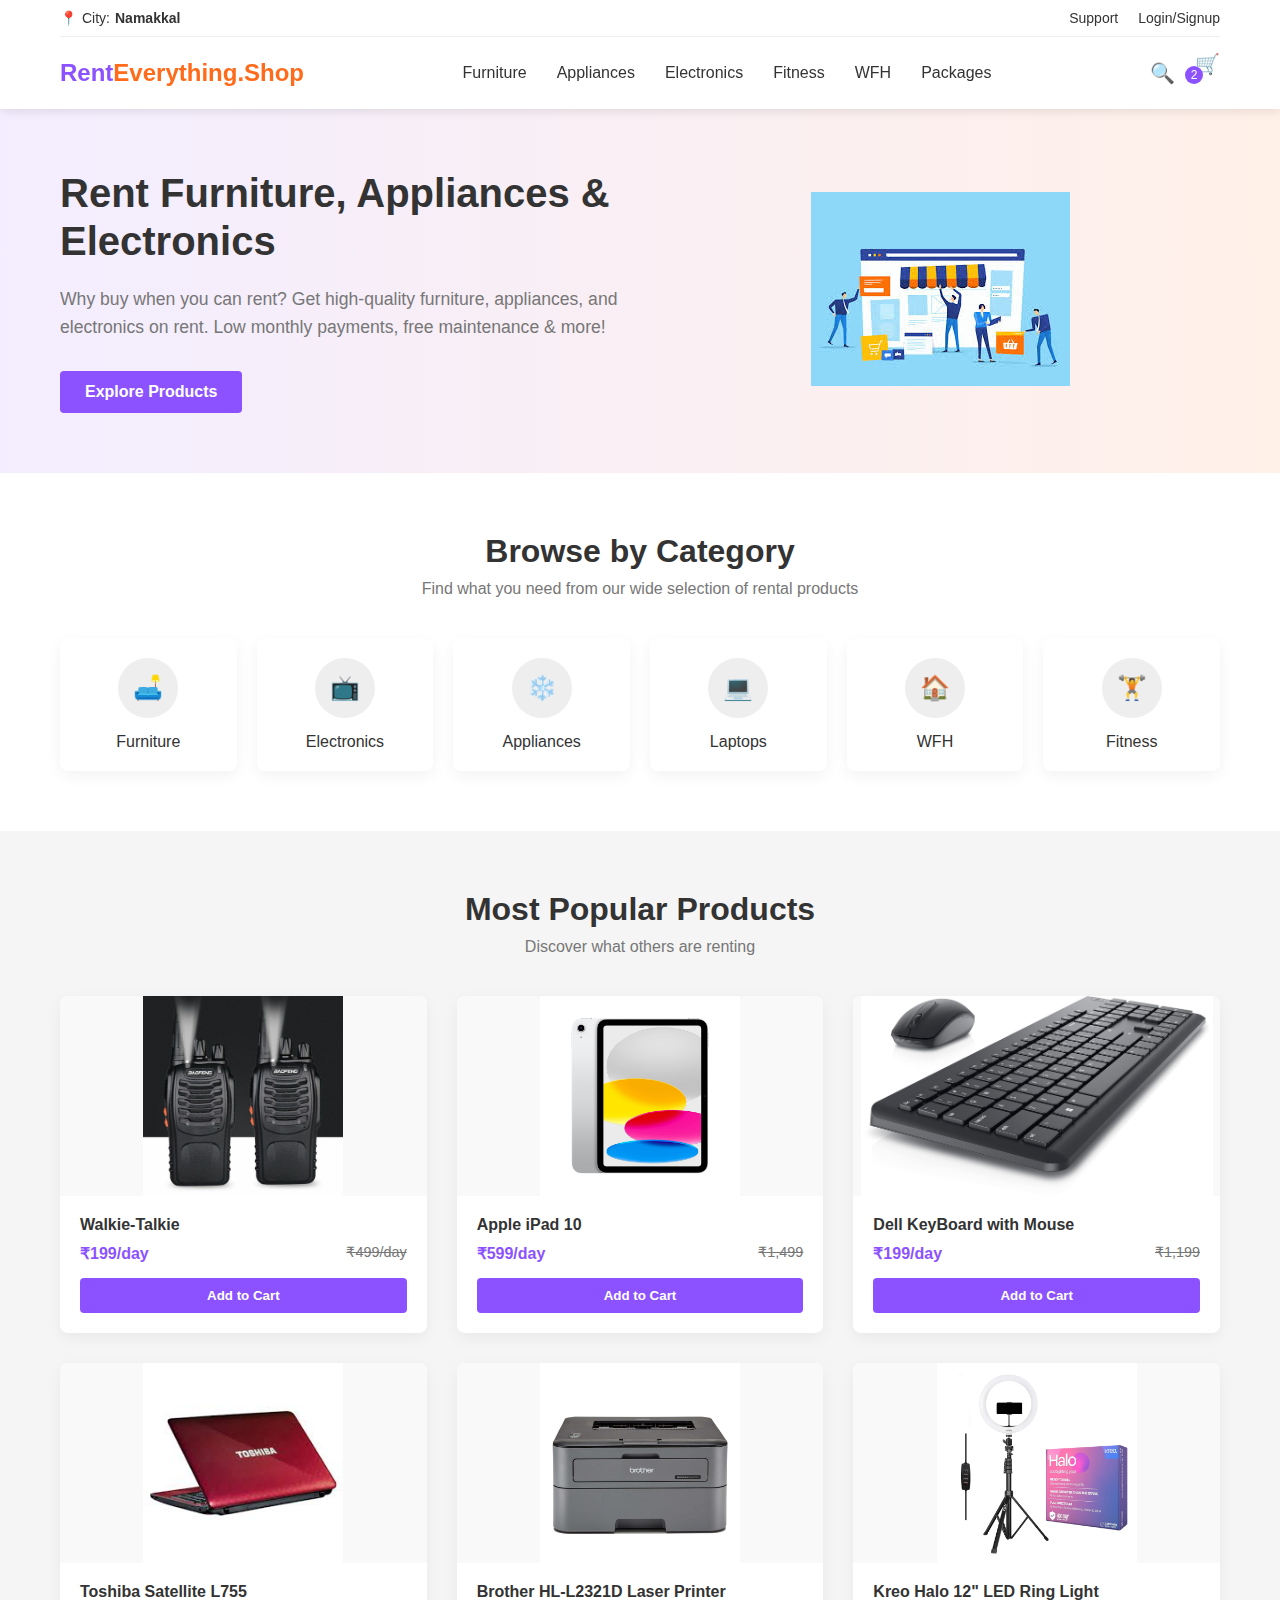
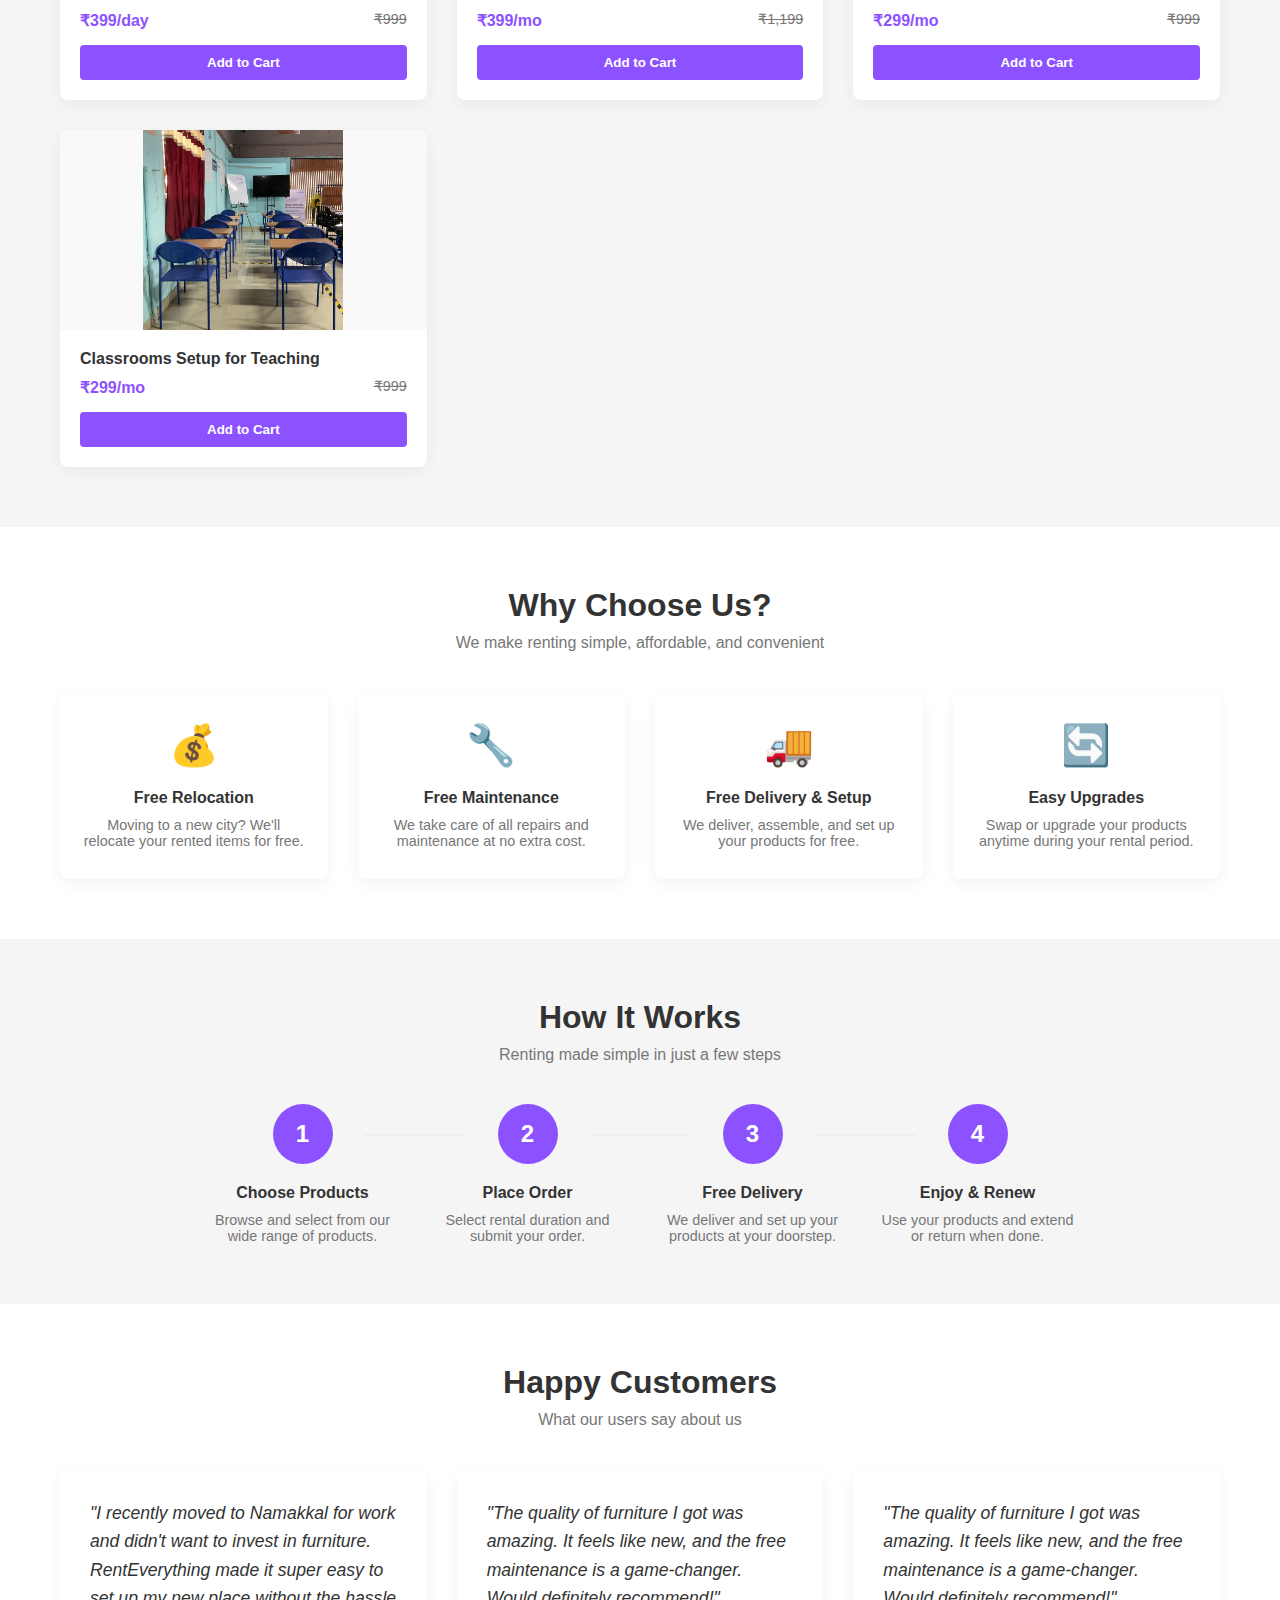
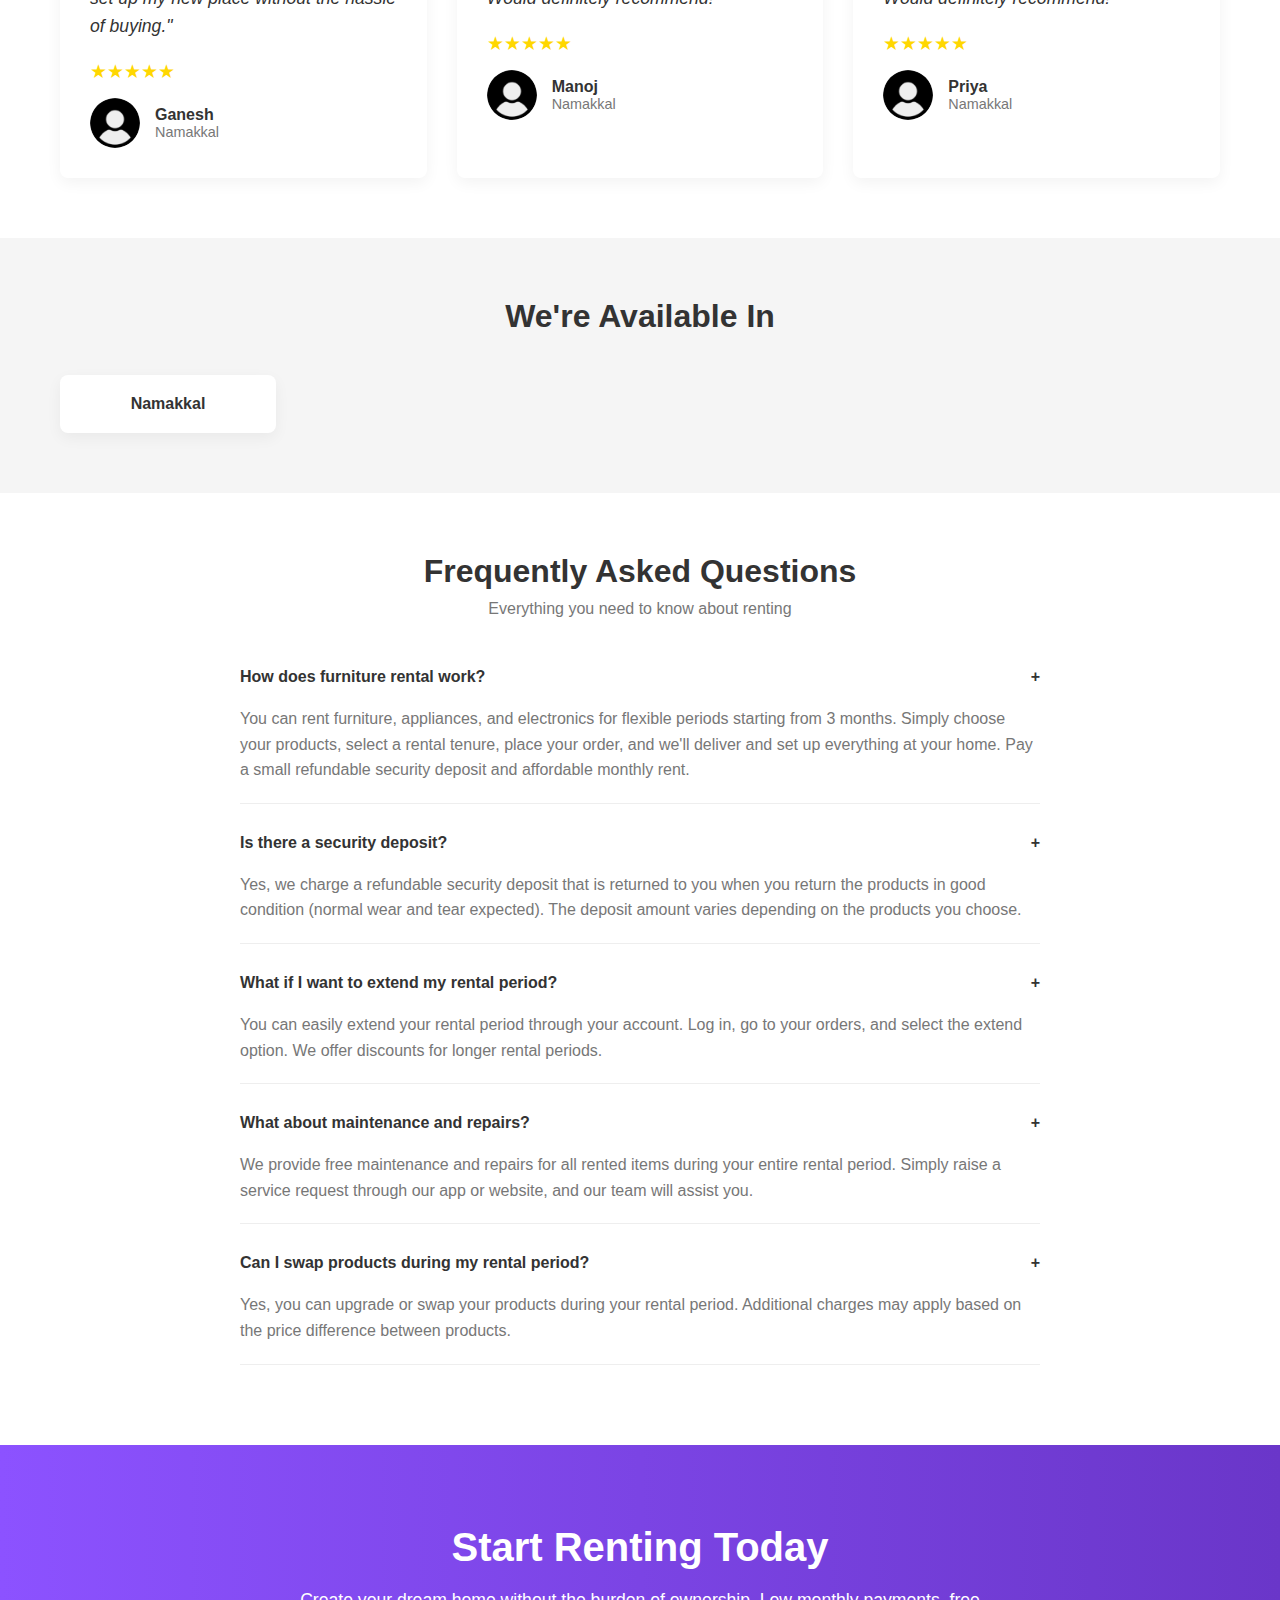
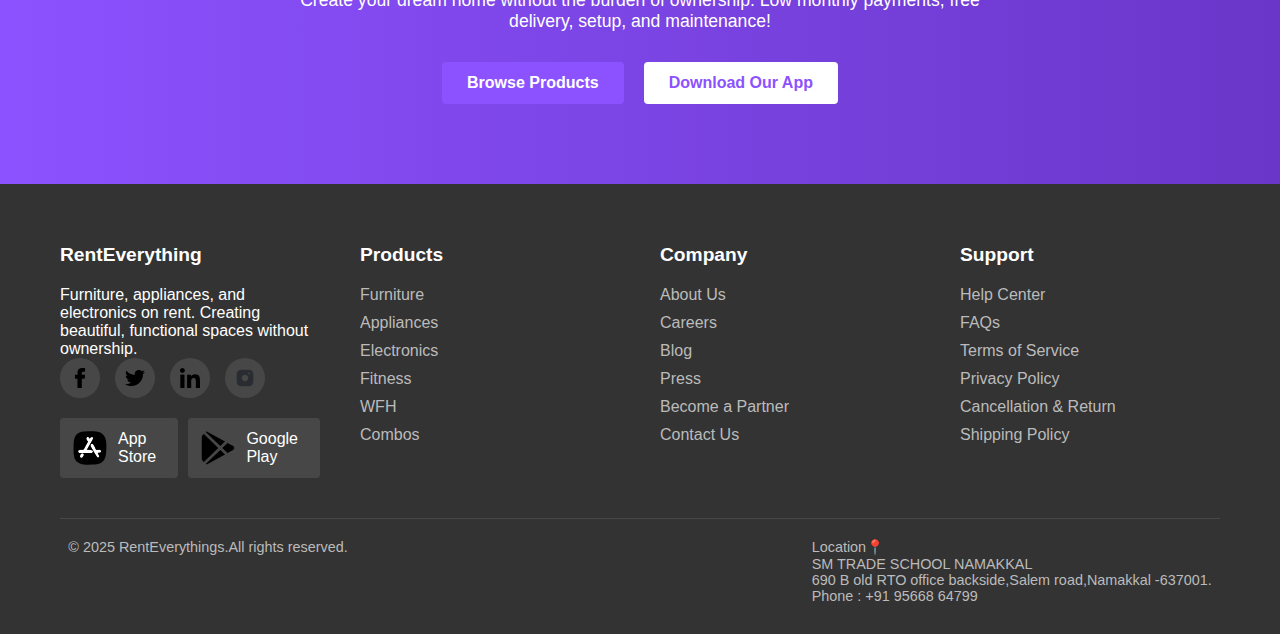
<file: index.html>
<!DOCTYPE html>
<html lang="en">
<head>
    <meta charset="UTF-8">
    <meta name="viewport" content="width=device-width, initial-scale=1.0">
    <title>RentEverything.Shop - Appliance Rentals</title>
    <link rel="stylesheet" href="style.css">
    <link rel="icon" type="png" href="images/favicon.png" sizes="512x512">
    
</head>
<body>
    <header>
        <div class="container">
            <div class="top-bar">
                <div class="location-selector">
                    <span>📍</span>
                    <span> City: </span>
                    <span><strong>Namakkal</strong></span>
                </div>
                <div class="user-actions">
                    <a href="#">Support</a>
                    <a href="#">Login/Signup</a>
                </div>
            </div>
            <div class="nav-container">
                <div class="logo">Rent<span>Everything.Shop</span></div>
                <div class="menu-toggle">☰</div>
                <nav class="main-nav">
                    <a href="#">Furniture</a>
                    <a href="#">Appliances</a>
                    <a href="#">Electronics</a>
                    <a href="#">Fitness</a>
                    <a href="#">WFH</a>
                    <a href="#">Packages</a>
                </nav>
                <div class="search-cart">
                    <div class="search-icon">🔍</div>
                    <div class="cart-icon">🛒<span class="cart-count">2</span></div>
                </div>
            </div>
        </div>
    </header>

    <section class="hero">
        <div class="container">
            <div class="hero-content">
                <div class="hero-text">
                    <h1>Rent Furniture, Appliances & Electronics</h1>
                    <p>Why buy when you can rent? Get high-quality furniture, appliances, and electronics on rent. Low monthly payments, free maintenance & more!</p>
                    <a href="#" class="cta-button">Explore Products</a>
                </div>
                <div class="hero-image">
                    <img src="images/store.jpeg" alt="Stylish furniture and electronics">
                </div>
            </div>
        </div>
    </section>

    <section class="categories">
        <div class="container">
            <div class="section-title">
                <h2>Browse by Category</h2>
                <p>Find what you need from our wide selection of rental products</p>
            </div>
            <div class="category-grid">
                <div class="category-card">
                    <div class="category-icon">🛋️</div>
                    <div class="category-name">Furniture</div>
                </div>
                <div class="category-card">
                    <div class="category-icon">📺</div>
                    <div class="category-name">Electronics</div>
                </div>
                <div class="category-card">
                    <div class="category-icon">❄️</div>
                    <div class="category-name">Appliances</div>
                </div>
                <div class="category-card">
                    <div class="category-icon">💻</div>
                    <div class="category-name">Laptops</div>
                </div>
                <div class="category-card">
                    <div class="category-icon">🏠</div>
                    <div class="category-name">WFH</div>
                </div>
                <div class="category-card">
                    <div class="category-icon">🏋️</div>
                    <div class="category-name">Fitness</div>
                </div>
            </div>
        </div>
    </section>

    <section class="featured-products">
        <div class="container">
            <div class="section-title">
                <h2>Most Popular Products</h2>
                <p>Discover what others are renting</p>
            </div>
            <div class="product-slider" id="product-slider">
                <!-- Products will be loaded here using JavaScript -->
                 <div class="product-card">
                    <div class="product-image">
                        <img src="images/walkie-talkie/walkie-talie1.webp" alt="Drone">
                    </div>
                    <div class="product-info">
                        <div class="product-title">Walkie-Talkie</div>
                        <div class="product-price">
                            <div class="monthly-rent">₹199/day</div>
                            <div class="original-price">₹499/day</div>
                        </div>
                        <button class="add-to-cart" onclick="window.location.href='walkie_talkie.html'">Add to Cart</button>
                    </div>
                </div>
                <div class="product-card">
                    <div class="product-image">
                        <img src="images/ipad10/ipad1.jpg" alt="Laptop">
                    </div>
                    <div class="product-info">
                        <div class="product-title">Apple iPad 10</div>
                        <div class="product-price">
                            <div class="monthly-rent">₹599/day</div>
                            <div class="original-price">₹1,499</div>
                        </div>
                        <button class="add-to-cart" onclick="window.location.href='ipad.html'">Add to Cart</button>
                    </div>
                </div>
                <div class="product-card">
                    <div class="product-image">
                        <img src="images/keyboard_mouse/keyboard1.jpg" alt="Bed">
                    </div>
                    <div class="product-info">
                        <div class="product-title">Dell KeyBoard with Mouse</div>
                        <div class="product-price">
                            <div class="monthly-rent">₹199/day</div>
                            <div class="original-price">₹1,199</div>
                        </div>
                        <button class="add-to-cart" onclick="window.location.href='keyboard.html'">Add to Cart</button>
                    </div>
                </div>
                <div class="product-card">
                    <div class="product-image">
                        <img src="images/toshiba_laptop/toshiba1.jpeg" alt="Bed">
                    </div>
                    <div class="product-info">
                        <div class="product-title">Toshiba Satellite L755</div>
                        <div class="product-price">
                            <div class="monthly-rent">₹399/day</div>
                            <div class="original-price">₹999</div>
                        </div>
                        <button class="add-to-cart" onclick="window.location.href='toshiba.html'">Add to Cart</button>
                    </div>
                </div>
                <div class="product-card">
                    <div class="product-image">
                        <img src="images/printer/printer1.jpg" alt="Bed">
                    </div>
                    <div class="product-info">
                        <div class="product-title">Brother HL-L2321D Laser Printer</div>
                        <div class="product-price">
                            <div class="monthly-rent">₹399/mo</div>
                            <div class="original-price">₹1,199</div>
                        </div>
                        <button class="add-to-cart" onclick="window.location.href='printer.html'">Add to Cart</button>
                    </div>
                </div>
                <div class="product-card">
                    <div class="product-image">
                        <img src="images/ring_light/ring_light1.jpg" alt="Bed">
                    </div>
                    <div class="product-info">
                        <div class="product-title">Kreo Halo 12" LED Ring Light </div>
                        <div class="product-price">
                            <div class="monthly-rent">₹299/mo</div>
                            <div class="original-price">₹999</div>
                        </div>
                        <button class="add-to-cart" onclick="window.location.href='ring_light.html'">Add to Cart</button>
                    </div>
                </div>
                <div class="product-card">
                    <div class="product-image">
                        <img src="images/classroom/classroom3.jpg" alt="Bed">
                    </div>
                    <div class="product-info">
                        <div class="product-title">Classrooms Setup for Teaching </div>
                        <div class="product-price">
                            <div class="monthly-rent">₹299/mo</div>
                            <div class="original-price">₹999</div>
                        </div>
                        <button class="add-to-cart" onclick="window.location.href='classroom.html'">Add to Cart</button>
                    </div>
                </div>
            </div>
        </div>
    </section>

    <section class="benefits">
        <div class="container">
            <div class="section-title">
                <h2>Why Choose Us?</h2>
                <p>We make renting simple, affordable, and convenient</p>
            </div>
            <div class="benefits-grid">
                <div class="benefit-card">
                    <div class="benefit-icon">💰</div>
                    <div class="benefit-title">Free Relocation</div>
                    <div class="benefit-description">Moving to a new city? We'll relocate your rented items for free.</div>
                </div>
                <div class="benefit-card">
                    <div class="benefit-icon">🔧</div>
                    <div class="benefit-title">Free Maintenance</div>
                    <div class="benefit-description">We take care of all repairs and maintenance at no extra cost.</div>
                </div>
                <div class="benefit-card">
                    <div class="benefit-icon">🚚</div>
                    <div class="benefit-title">Free Delivery & Setup</div>
                    <div class="benefit-description">We deliver, assemble, and set up your products for free.</div>
                </div>
                <div class="benefit-card">
                    <div class="benefit-icon">🔄</div>
                    <div class="benefit-title">Easy Upgrades</div>
                    <div class="benefit-description">Swap or upgrade your products anytime during your rental period.</div>
                </div>
            </div>
        </div>
    </section>

    <section class="how-it-works">
        <div class="container">
            <div class="section-title">
                <h2>How It Works</h2>
                <p>Renting made simple in just a few steps</p>
            </div>
            <div class="steps">
                <div class="step">
                    <div class="step-number">1</div>
                    <div class="step-title">Choose Products</div>
                    <div class="step-description">Browse and select from our wide range of products.</div>
                </div>
                <div class="step">
                    <div class="step-number">2</div>
                    <div class="step-title">Place Order</div>
                    <div class="step-description">Select rental duration and submit your order.</div>
                </div>
                <div class="step">
                    <div class="step-number">3</div>
                    <div class="step-title">Free Delivery</div>
                    <div class="step-description">We deliver and set up your products at your doorstep.</div>
                </div>
                <div class="step">
                    <div class="step-number">4</div>
                    <div class="step-title">Enjoy & Renew</div>
                    <div class="step-description">Use your products and extend or return when done.</div>
                </div>
            </div>
        </div>
    </section>

    <section class="testimonials">
        <div class="container">
            <div class="section-title">
                <h2>Happy Customers</h2>
                <p>What our users say about us</p>
            </div>
            <div class="testimonial-slider">
                <div class="testimonial-card">
                    <div class="quote">"I recently moved to Namakkal for work and didn't want to invest in furniture. RentEverything made it super easy to set up my new place without the hassle of buying."</div>
                    <div class="stars">★★★★★</div>
                    <div class="customer">
                        <div class="customer-avatar">
                            <img src="images/user_profile.png" alt="Customer" width="100%" height="100%">
                        </div>
                        <div>
                            <div class="customer-name">Ganesh</div>
                            <div class="customer-city">Namakkal</div>
                        </div>
                    </div>
                </div>
                <div class="testimonial-card">
                    <div class="quote">"The quality of furniture I got was amazing. It feels like new, and the free maintenance is a game-changer. Would definitely recommend!"</div>
                    <div class="stars">★★★★★</div>
                    <div class="customer">
                        <div class="customer-avatar">
                            <img src="images/user_profile.png" alt="Customer" width="100%" height="100%">
                        </div>
                        <div>
                            <div class="customer-name">Manoj</div>
                            <div class="customer-city">Namakkal</div>
                        </div>
                    </div>
                </div>
                <div class="testimonial-card">
                    <div class="quote">"The quality of furniture I got was amazing. It feels like new, and the free maintenance is a game-changer. Would definitely recommend!"</div>
                    <div class="stars">★★★★★</div>
                    <div class="customer">
                        <div class="customer-avatar">
                            <img src="images/user_profile.png" alt="Customer" width="100%" height="100%">
                        </div>
                        <div>
                            <div class="customer-name">Priya</div>
                            <div class="customer-city">Namakkal</div>
                        </div>
                    </div>
                </div>
            </div>
        </div>
    </section>

    <section class="cities">
        <div class="container">
            <div class="section-title">
                <h2>We're Available In</h2>
                <!-- <p>Serving </p> -->
            </div>
            <div class="cities-grid">
                <div class="city-card">
                    <div class="city-name">Namakkal</div>
                </div>
            </div>
        </div>
    </section>

    <section class="faq">
        <div class="container">
            <div class="section-title">
                <h2>Frequently Asked Questions</h2>
                <p>Everything you need to know about renting</p>
            </div>
            <div class="faq-list">
                <div class="faq-item">
                    <div class="faq-question">
                        <span>How does furniture rental work?</span>
                        <span>+</span>
                    </div>
                    <div class="faq-answer">
                        You can rent furniture, appliances, and electronics for flexible periods starting from 3 months. Simply choose your products, select a rental tenure, place your order, and we'll deliver and set up everything at your home. Pay a small refundable security deposit and affordable monthly rent.
                    </div>
                </div>
                <div class="faq-item">
                    <div class="faq-question">
                        <span>Is there a security deposit?</span>
                        <span>+</span>
                    </div>
                    <div class="faq-answer">
                        Yes, we charge a refundable security deposit that is returned to you when you return the products in good condition (normal wear and tear expected). The deposit amount varies depending on the products you choose.
                    </div>
                </div>
                <div class="faq-item">
                    <div class="faq-question">
                        <span>What if I want to extend my rental period?</span>
                        <span>+</span>
                    </div>
                    <div class="faq-answer">
                        You can easily extend your rental period through your account. Log in, go to your orders, and select the extend option. We offer discounts for longer rental periods.
                    </div>
                </div>
                <div class="faq-item">
                    <div class="faq-question">
                        <span>What about maintenance and repairs?</span>
                        <span>+</span>
                    </div>
                    <div class="faq-answer">
                        We provide free maintenance and repairs for all rented items during your entire rental period. Simply raise a service request through our app or website, and our team will assist you.
                    </div>
                </div>
                <div class="faq-item">
                    <div class="faq-question">
                        <span>Can I swap products during my rental period?</span>
                        <span>+</span>
                    </div>
                    <div class="faq-answer">
                        Yes, you can upgrade or swap your products during your rental period. Additional charges may apply based on the price difference between products.
                    </div>
                </div>
            </div>
        </div>
    </section>

    <section class="cta-section">
        <div class="container">
            <div class="cta-content">
                <h2>Start Renting Today</h2>
                <p>Create your dream home without the burden of ownership. Low monthly payments, free delivery, setup, and maintenance!</p>
                <div class="cta-buttons">
                    <a href="#" class="cta-button">Browse Products</a>
                    <a href="#" class="cta-button-alt">Download Our App</a>
                </div>
            </div>
        </div>
    </section>

    <footer>
        <div class="container">
            <div class="footer-content">
                <div class="footer-column">
                    <h3>RentEverything</h3>
                    <p>Furniture, appliances, and electronics on rent. Creating beautiful, functional spaces without ownership.</p>
                    <div class="social-links">
                        <a href="#" class="social-icon"><img src="images/facebook.svg" alt="SVG Image" width="20" height="20"></a>
                        <a href="#" class="social-icon"><img src="images/twitter.svg" alt="SVG Image" width="20" height="20"></a>
                        <a href="#" class="social-icon"><img src="images/linkedin.svg" alt="SVG Image" width="20" height="20"></a>
                        <a href="#" class="social-icon"><img src="images/instagram.svg" alt="SVG Image" width="20" height="20"></a>
                    </div>
                    <div class="app-badges">
                        <a href="#" class="app-badge">
                            <span><img src="images/appstore.svg" alt="playstore" width="40px" height="40px" class="apple_store_logo"></span>
                            <span>App Store</span>
                        </a>
                        <a href="#" class="app-badge">
                            <span><img src="images/playstore2.svg" alt="playstore" width="40px" height="40px" class="google_store_logo"></span>
                            <span>Google Play</span>
                        </a>
                    </div>
                </div>
                <div class="footer-column">
                    <h3>Products</h3>
                    <ul class="footer-links">
                        <li><a href="#">Furniture</a></li>
                        <li><a href="#">Appliances</a></li>
                        <li><a href="#">Electronics</a></li>
                        <li><a href="#">Fitness</a></li>
                        <li><a href="#">WFH</a></li>
                        <li><a href="#">Combos</a></li>
                    </ul>
                </div>
                <div class="footer-column">
                    <h3>Company</h3>
                    <ul class="footer-links">
                        <li><a href="#">About Us</a></li>
                        <li><a href="#">Careers</a></li>
                        <li><a href="#">Blog</a></li>
                        <li><a href="#">Press</a></li>
                        <li><a href="#">Become a Partner</a></li>
                        <li><a href="#">Contact Us</a></li>
                    </ul>
                </div>
                <div class="footer-column">
                    <h3>Support</h3>
                    <ul class="footer-links">
                        <li><a href="Terms_of_service.html">Help Center</a></li>
                        <li><a href="Terms_of_service.html">FAQs</a></li>
                        <li><a href="Terms_of_service.html">Terms of Service</a></li>
                        <li><a href="Terms_of_service.html">Privacy Policy</a></li>
                        <li><a href="Terms_of_service.html">Cancellation & Return</a></li>
                        <li><a href="Terms_of_service.html">Shipping Policy</a></li>
                    </ul>
                </div>
            </div>
            <div class="divider"></div>
            <div class="copyright">
                <div class="copyright_content">
                    © 2025 RentEverythings.All rights reserved.
                </div>
                <div class="copyright_address">
                    Location<span>📍</span><a href="https://maps.app.goo.gl/EcpL7Kk8rivKPFFy9" target="_blank" ><p>SM TRADE SCHOOL NAMAKKAL</p>
                        <p>690 B old RTO office backside,Salem road,Namakkal -637001.</p>
                        <p>Phone : +91 95668 64799</p></a>
                </div>
            </div>
        </div>
    </footer>

    <script>
        // Simple toggle for mobile menu
        document.querySelector('.menu-toggle').addEventListener('click', function() {
            document.querySelector('.main-nav').classList.toggle('active');
        });
        
        // Simple toggle for FAQ answers
        document.querySelectorAll('.faq-question').forEach(function(question) {
            question.addEventListener('click', function() {
                const answer = this.nextElementSibling;
                if (answer.style.display === 'block') {
                    answer.style.display = 'none';
                    this.querySelector('span:last-child').textContent = '+';
                } else {
                    answer.style.display = 'block';
                    this.querySelector('span:last-child').textContent = '-';
                }
            });
        });
    </script>
</body>
</html>
</file>
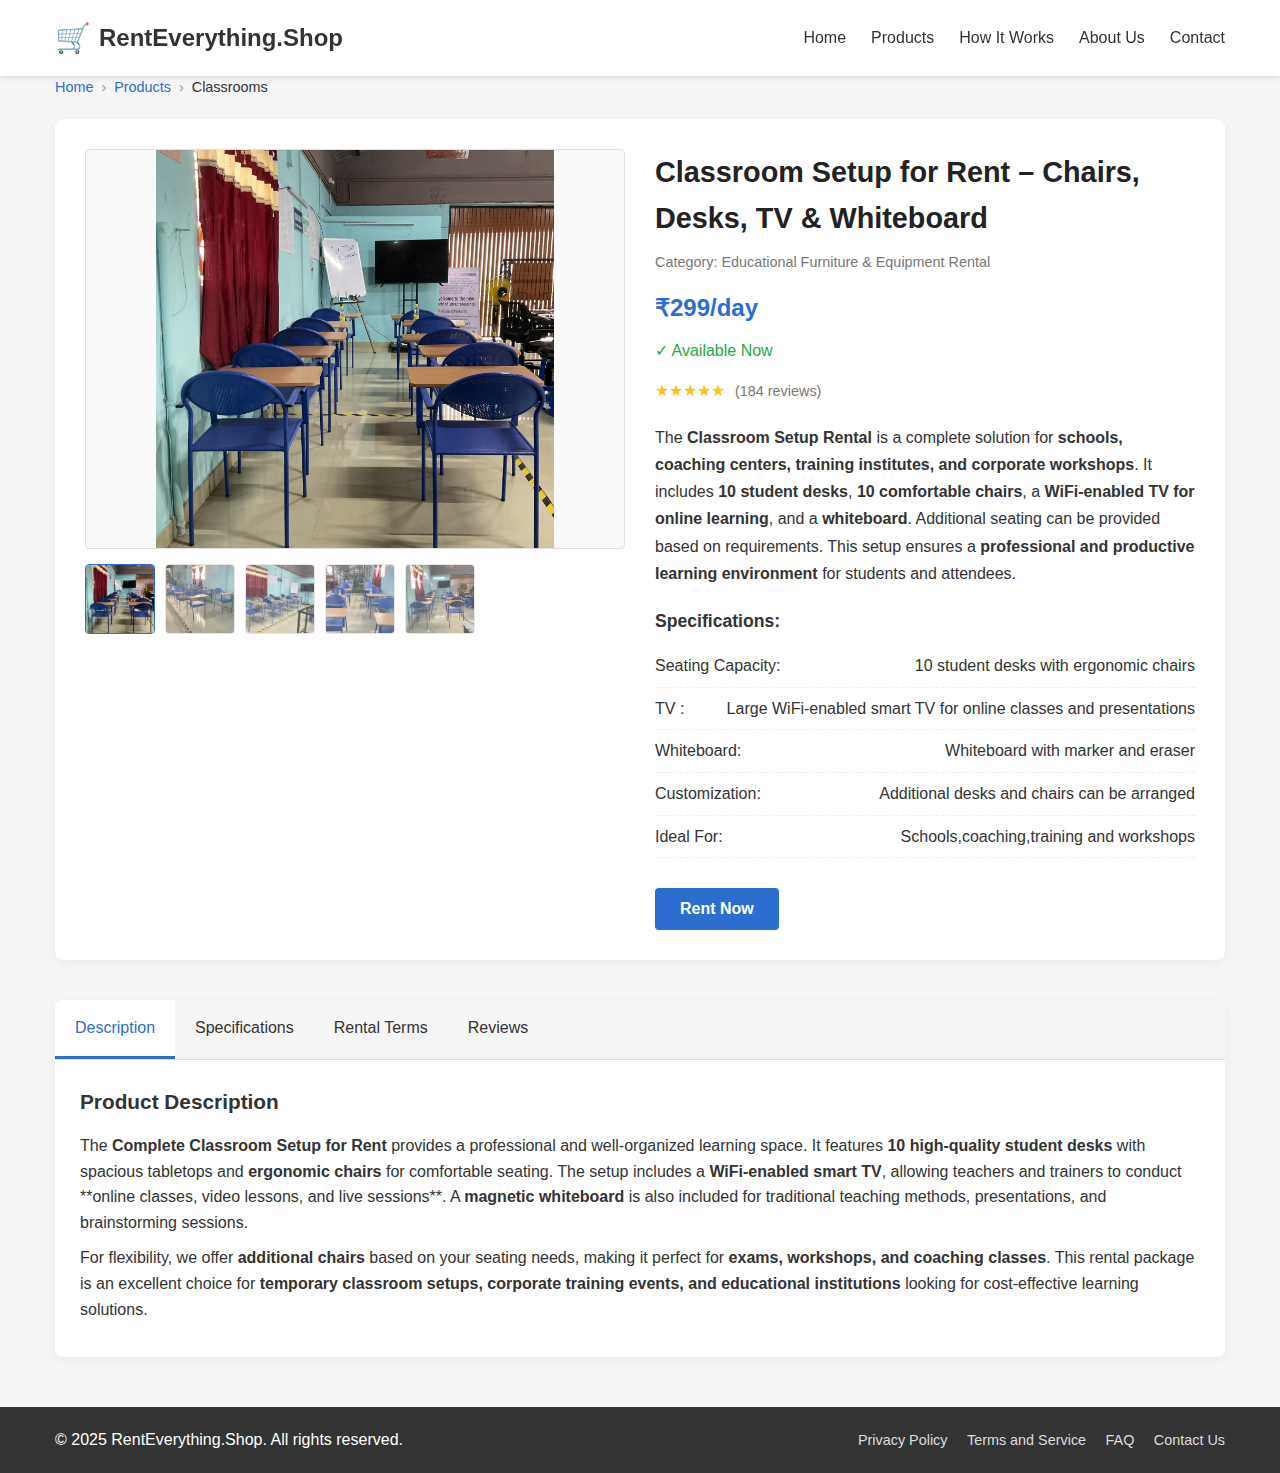
<file: classroom.html>
<!DOCTYPE html>
<html lang="en">
<head>
    <meta charset="UTF-8">
    <meta name="viewport" content="width=device-width, initial-scale=1.0">
    <title>Product Details - RentEverything.Shop</title>
    <link href="product_page2.css" rel="stylesheet">
    <link rel="icon" type="png" href="images/favicon.png" sizes="512x512">
</head>
<body>
    <header>
        <div class="container">
            <div class="logo">
                <span class="logo-icon">🛒</span>
                <span>RentEverything.Shop</span>
            </div>
            <nav>
                <ul>
                    <li><a href="index.html">Home</a></li>
                    <li><a href="index.html">Products</a></li>
                    <li><a href="#">How It Works</a></li>
                    <li><a href="#">About Us</a></li>
                    <li><a href="#">Contact</a></li>
                </ul>
            </nav>
        </div>
    </header>

    <main class="container">
        <div class="breadcrumb">
            <a href="index.html">Home</a>
            <span class="separator">›</span>
            <a href="#">Products</a>
            <span class="separator">›</span>
            <span>Classrooms</span>
        </div>

        <div class="product-container">
            <div class="product-images">
                <div class="main-image-container">
                    <img src="images/classroom/classroom3.jpg" alt="Ring Light" class="main-image" id="main-product-image">
                </div>
                <div class="thumbnail-container">
                    <img src="images/classroom/classroom3.jpg" alt="classroom Thumbnail 1" class="thumbnail active" onclick="changeImage(this)">
                    <img src="images/classroom/classroom4.jpg" alt="Light Thumbnail 2" class="thumbnail" onclick="changeImage(this)">
                    <img src="images/classroom/classroom1.jpg" alt="Light Thumbnail 3" class="thumbnail" onclick="changeImage(this)">
                    <img src="images/classroom/classroom6.jpg" alt="Light Thumbnail 4" class="thumbnail" onclick="changeImage(this)">
                    <img src="images/classroom/classroom7.jpg" alt="Light Thumbnail 5" class="thumbnail" onclick="changeImage(this)">
                    
                </div>
            </div>
            <div class="product-details">
                <h1 class="product-title">Classroom Setup for Rent – Chairs, Desks, TV & Whiteboard</h1>
                <p class="product-category">Category: Educational Furniture & Equipment Rental</p>
                <p class="product-price">₹299/day</p>
                <p class="availability">✓ Available Now</p>
                <div class="product-rating">
                    <div class="stars">★★★★★</div>
                    <span class="review-count">(184 reviews)</span>
                </div>
                <div class="product-description">
                    <p>The <strong>Classroom Setup Rental</strong> is a complete solution for <strong>schools, coaching centers, training institutes, and corporate workshops</strong>.  
                        It includes <strong>10 student desks</strong>, <strong>10 comfortable chairs</strong>, a <strong>WiFi-enabled TV for online learning</strong>, and a <strong> whiteboard</strong>.  
                        Additional seating can be provided based on requirements.  
                        This setup ensures a <strong>professional and productive learning environment</strong> for students and attendees.</p>
                        </p>
                </div>
                
                <div class="product-specs">
                    <h3>Specifications:</h3>
                    <ul class="spec-list">
                        <li><span>Seating Capacity:</span> <span>10 student desks with ergonomic chairs</span></li>
                        <li><span>TV :</span> <span>Large WiFi-enabled smart TV for online classes and presentations</span></li>
                        <li><span>Whiteboard:</span> <span> Whiteboard with marker and eraser</span></li>
                        <li><span>Customization:</span> <span>Additional desks and chairs can be arranged</span></li>
                        <li><span>Ideal For:</span> <span>Schools,coaching,training and workshops</span></li>
                    </ul>
                </div>
                
                <button class="rent-button" id="rent-now-button">Rent Now</button>
            </div>
        </div>

        <div class="product-tabs">
            <ul class="tab-list">
                <li class="tab-item active" onclick="switchTab(0)">Description</li>
                <li class="tab-item" onclick="switchTab(1)">Specifications</li>
                <li class="tab-item" onclick="switchTab(2)">Rental Terms</li>
                <li class="tab-item" onclick="switchTab(3)">Reviews</li>
            </ul>
            <div class="tab-content active">
                <h3>Product Description</h3>
                <p>The <strong>Complete Classroom Setup for Rent</strong> provides a professional and well-organized learning space.  
                    It features <strong>10 high-quality student desks</strong> with spacious tabletops and <strong>ergonomic chairs</strong> for comfortable seating.  
                    The setup includes a <strong>WiFi-enabled smart TV</strong>, allowing teachers and trainers to conduct **online classes, video lessons, and live sessions**.  
                    A <strong>magnetic whiteboard</strong> is also included for traditional teaching methods, presentations, and brainstorming sessions.</p>                    
                <p>For flexibility, we offer <strong>additional chairs</strong> based on your seating needs, making it perfect for <strong>exams, workshops, and coaching classes</strong>.  
                    This rental package is an excellent choice for <strong>temporary classroom setups, corporate training events, and educational institutions</strong>  
                    looking for cost-effective learning solutions. </p>
                
            </div>
            <div class="tab-content">
                <h3>Detailed Specifications</h3>
                <ul>
                    <li><strong>Desks:</strong> 10 student desks with durable wooden tops</li>
                    <li><strong>TV Display:</strong> Large smart TV with WiFi and HDMI support</li>
                    <li><strong>Whiteboard:</strong> Normal WhiteBoard with easy-wipe marker support</li>
                    <li><strong>Internet Connectivity:</strong> Supports WiFi for online learning</li>
                    <li><strong>Setup Flexibility:</strong> Customizable seating arrangements</li>
                    <li><strong>Ideal Usage:</strong> Schools, coaching centers, training institutes, corporate seminars</li>
                    <li><strong>Rental Duration:</strong> Flexible options – daily, weekly, or monthly</li>
                    <li><strong>Condition:</strong> Well-maintained and sanitized before use</li>
                </ul>              
            </div>
            <div class="tab-content">
                <h3>Rental Terms</h3>
                <p><strong>Rental Period:</strong> Minimum rental period is 1 hour</p>
                <p><strong>Deposit:</strong> A security deposit of ₹500 is required, refundable upon return in good condition.</p>
                <p><strong>ID Requirement:</strong> Valid government-issued photo ID required.</p>
                <p><strong>Pickup/Return:</strong> Equipment must be picked up and returned during business hours (9am-6pm).</p>
                <p><strong>Late Returns:</strong> Late returns will be charged an additional day's rental fee plus a ₹200 late fee.</p>
                <p><strong>Damage/Loss:</strong> Renter is responsible for any damage beyond normal wear and tear or loss of equipment.</p>
                <p><strong>Insurance:</strong> Optional rental insurance available.</p>
                <p><strong>Cancellation Policy:</strong> Full refund if cancelled 48+ hours before rental. 50% refund if cancelled 24-48 hours before. No refund if cancelled less than 24 hours before rental.</p>
           </div>
            <div class="tab-content">
                <h3>Customer Reviews</h3>
                <div class="review">
                    <div class="stars">★★★★★</div>
                    <h4>Best Setup for Coaching Classes</h4>
                    <p><em>By Monish R. on March 18, 2025</em></p>
                    <p>I rented this setup for my coaching center in Namakkal, and it was perfect.  
                    The desks and chairs were comfortable, and the smart TV helped with online lessons.  
                    Delivery and setup were smooth. Highly recommended!</p>
                </div>
                <div class="review">
                    <div class="stars">★★★★★</div>
                    <h4>Excellent for Training Sessions</h4>
                    <p><em>By MadhuShree K. on February 28, 2025</em></p>
                    <p>We used this classroom setup for a one-week corporate training.  
                    The TV with WiFi was great for presentations, and the whiteboard was a useful addition.  
                    Will rent again for future sessions!</p>
                </div>
                <div class="review">
                    <div class="stars">★★★★☆</div>
                    <h4>Good Quality but Needs More Seating</h4>
                    <p><em>By Abinithi M. on February 12, 2025</em></p>
                    <p>The classroom setup was great, but we needed extra chairs.  
                    Fortunately, additional seating was provided on request. Overall, a good rental package.</p>
                </div>          
                
            </div>
        </div>
    </main>
    <div id="rental-modal" class="modal">
    <div class="modal-content">
        <span class="close-button" id="close-modal">&times;</span>
        <h2 class="form-title">Rent This Combo</h2>
        <div id="success-message" class="success-message">
            Thank you! Your rental request has been submitted. We will contact you shortly to confirm your reservation.
        </div>
        <form id="rental-form" method="POST" action="https://api.web3forms.com/submit">
            <input type="hidden" name="access_key" value="2527604e-31e9-410c-8cff-70a52dad9f58">
            <input type="hidden" name="subject" value="Classroom  Rental Request">
            <input type="hidden" name="product" value="CLassrooms">
            <div class="form-group">
                <label for="product-id" class="form-label">Product Id</label>
                <input type="text" id="product-id" name="product-id" class="form-input" required value="CLRM-2025-03-14" readonly>
                <div class="error-message" id="name-error">Please enter your full name</div>
            </div>
            <div class="form-group">
                <label for="name" class="form-label">Full Name</label>
                <input type="text" id="name" name="name" class="form-input" required>
                <div class="error-message" id="name-error">Please enter your full name</div>
            </div>
            <div class="form-group">
                <label for="email" class="form-label">Email Address</label>
                <input type="email" id="email" name="email" class="form-input" required>
                <div class="error-message" id="email-error">Please enter a valid email address</div>
            </div>
            <div class="form-group">
                <label for="phone" class="form-label">Phone Number</label>
                <input type="tel" id="phone" name="phone" class="form-input" required>
                <div class="error-message" id="phone-error">Please enter a valid phone number</div>
            </div>
            <div class="form-group">
                <label for="pickup-date" class="form-label">Pickup Date & Time</label>
                <input type="datetime-local" id="pickup-date" name="pickup-date" class="form-input" required>
                <div class="error-message" id="pickup-error">Please select a valid pickup date and time</div>
            </div>

            <!-- Rental Duration Selection -->
            <div class="form-group">
                <label for="duration-number" class="form-label">Rental Duration</label>
                <div class="duration-container">
                    <select id="duration-number" name="duration-number" class="form-select" required>
                        <option value="">Select Duration</option>
                        <option value="1">1</option>
                        <option value="2">2</option>
                        <option value="3">3</option>
                        <option value="7">7</option>
                        <option value="14">14</option>
                        <option value="30">30</option>
                    </select>
                    <select id="duration-unit" name="duration-unit" class="form-select" required>
                        <option value="">Select Unit</option>
                        <option value="hours">Hours</option>
                        <option value="days">Days</option>
                        <option value="weeks">Weeks</option>
                    </select>
                </div>
                <div class="error-message" id="duration-error">Please select a rental duration</div>
            </div>

            <!-- Rental Type Selection -->
            <div class="form-group">
                <label for="rental-type" class="form-label">Rental Type</label>
                <select id="rental-type" name="rental-type" class="form-select" required>
                    <option value="">Select Option</option>
                    <option value="pickup">Pickup from Store</option>
                    <option value="delivery">Home Delivery (within 5 km in Namakkal)</option>
                </select>
                <div class="error-message" id="rental-type-error">Please select a rental type</div>
            </div>

            <!-- Aadhaar Requirement Notice -->
            <div class="form-group">
                <p class="aadhaar-notice">**Important:** You must bring your **original Aadhaar** or a **colored Aadhaar Xerox** for verification at the time of pickup/delivery.</p>
            </div>

            <div class="form-group">
                <label for="comments" class="form-label">Comments or Special Requirements</label>
                <textarea id="comments" name="comments" class="form-input" rows="3"></textarea>
            </div>

            <button type="submit" class="form-submit" id="form-submit-button">Submit Rental Request</button>
        </form>
    </div>
</div>


    <footer>
        <div class="container">
            <p>&copy; 2025 RentEverything.Shop. All rights reserved.</p>
            <div class="footer-links">
                <a href="#">Privacy Policy</a>
                <a href="#">Terms and Service</a>
                <a href="#">FAQ</a>
                <a href="#">Contact Us</a>
            </div>
        </div>
    </footer>
    <script src="product_page2.js"></script>
    
</body>
</html>
</file>
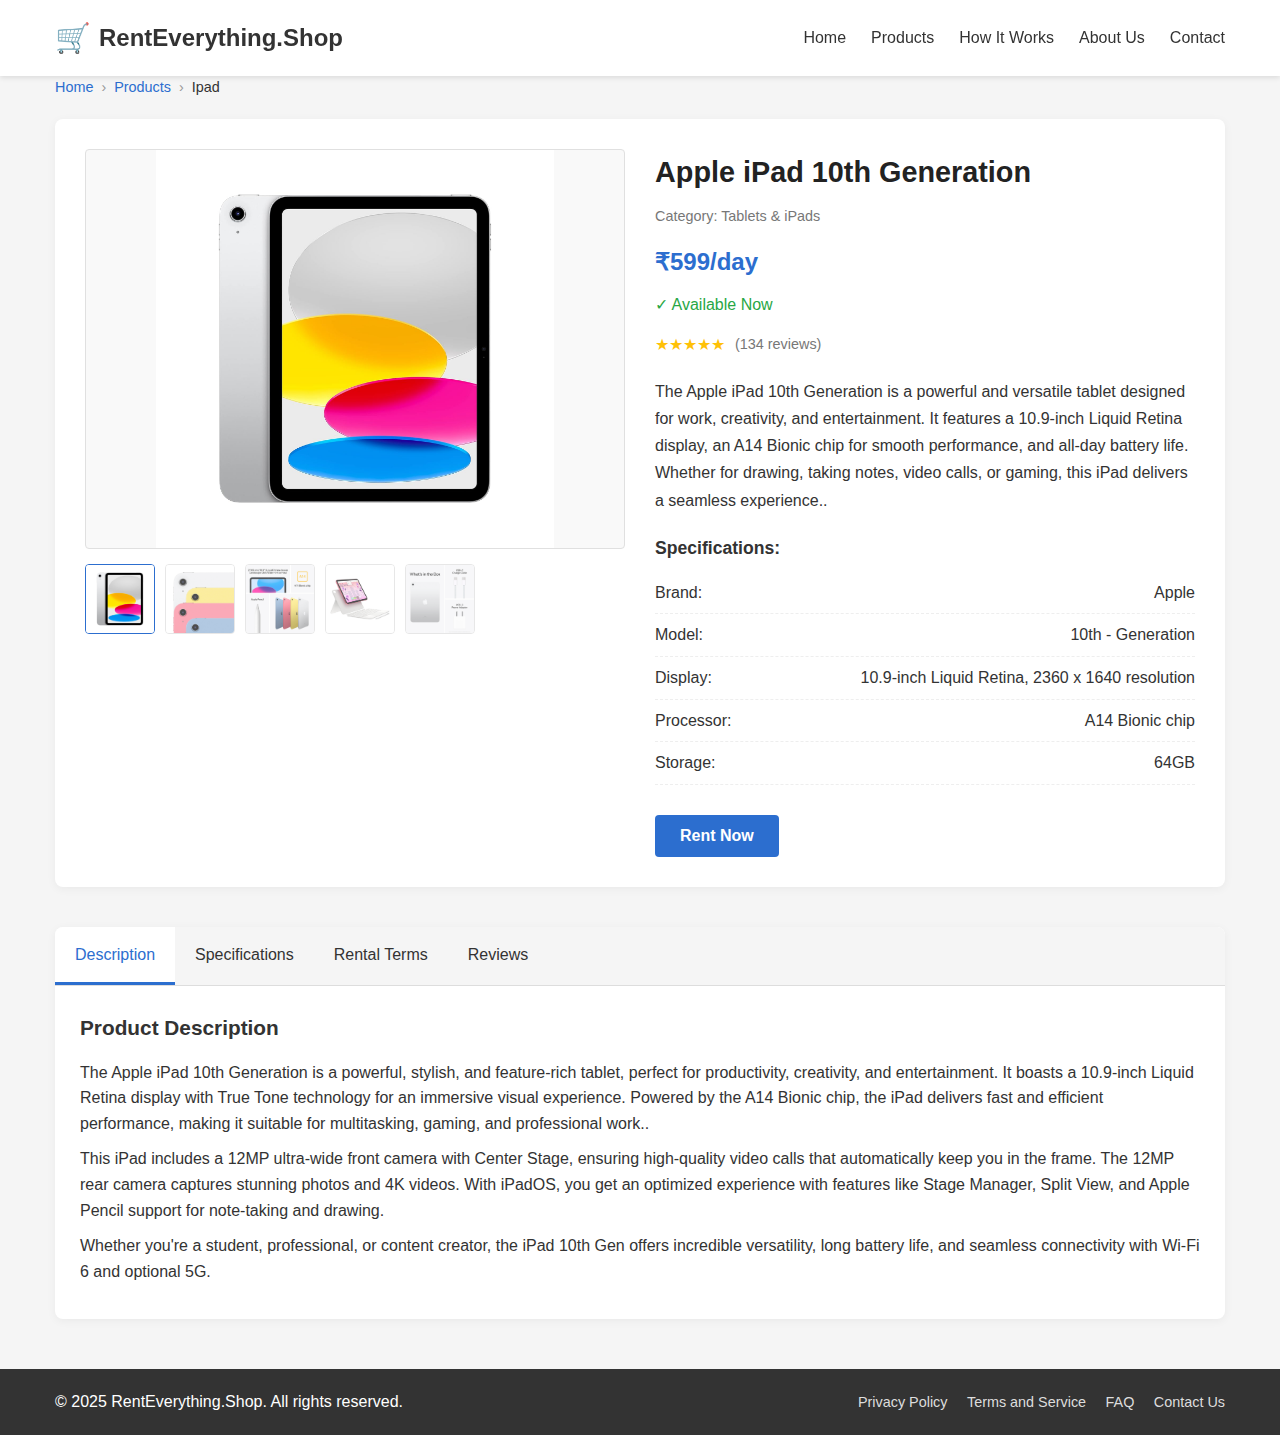
<file: ipad.html>
<!DOCTYPE html>
<html lang="en">
<head>
    <meta charset="UTF-8">
    <meta name="viewport" content="width=device-width, initial-scale=1.0">
    <title>Product Details - RentEverything.Shop</title>
    <link href="product_page2.css" rel="stylesheet">
    <link rel="icon" type="png" href="images/favicon.png" sizes="512x512">
</head>
<body>
    <header>
        <div class="container">
            <div class="logo">
                <span class="logo-icon">🛒</span>
                <span>RentEverything.Shop</span>
            </div>
            <nav>
                <ul>
                    <li><a href="index.html">Home</a></li>
                    <li><a href="index.html">Products</a></li>
                    <li><a href="#">How It Works</a></li>
                    <li><a href="#">About Us</a></li>
                    <li><a href="#">Contact</a></li>
                </ul>
            </nav>
        </div>
    </header>

    <main class="container">
        <div class="breadcrumb">
            <a href="index.html">Home</a>
            <span class="separator">›</span>
            <a href="#">Products</a>
            <span class="separator">›</span>
            <span>Ipad</span>
        </div>

        <div class="product-container">
            <div class="product-images">
                <div class="main-image-container">
                    <img src="images/ipad10/ipad1.jpg" alt="ipad" class="main-image" id="main-product-image">
                </div>
                <div class="thumbnail-container">
                    <img src="images/ipad10/ipad1.jpg" alt="i Thumbnail 1" class="ipad thumbnail active" onclick="changeImage(this)">
                    <img src="images/ipad10/ipad2.jpg" alt="ipad Thumbnail 2" class="thumbnail" onclick="changeImage(this)">
                    <img src="images/ipad10/ipad3.jpg" alt="ipad Thumbnail 3" class="thumbnail" onclick="changeImage(this)">
                    <img src="images/ipad10/ipad4.jpg" alt="ipad Thumbnail 4" class="thumbnail" onclick="changeImage(this)">
                    <img src="images/ipad10/ipad5.jpg" alt="ipad Thumbnail 5" class="thumbnail" onclick="changeImage(this)">
                </div>
            </div>
            <div class="product-details">
                <h1 class="product-title">Apple iPad 10th Generation</h1>
                <p class="product-category">Category: Tablets & iPads</p>
                <p class="product-price">₹599/day</p>
                <p class="availability">✓ Available Now</p>
                <div class="product-rating">
                    <div class="stars">★★★★★</div>
                    <span class="review-count">(134 reviews)</span>
                </div>
                <div class="product-description">
                    <p>The Apple iPad 10th Generation is a powerful and versatile tablet designed for work, creativity, and entertainment. It features a 10.9-inch Liquid Retina display, an A14 Bionic chip for smooth performance, and all-day battery life. Whether for drawing, taking notes, video calls, or gaming, this iPad delivers a seamless experience..</p>
                </div>
                
                <div class="product-specs">
                    <h3>Specifications:</h3>
                    <ul class="spec-list">
                        <li><span>Brand:</span> <span>Apple</span></li>
                        <li><span>Model:</span> <span>10th - Generation</span></li>
                        <li><span>Display:</span> <span>10.9-inch Liquid Retina, 2360 x 1640 resolution</span></li>
                        <li><span>Processor:</span> <span>A14 Bionic chip</span></li>
                        <li><span>Storage:</span> <span>64GB</span></li>
                    </ul>
                </div>
                
                <button class="rent-button" id="rent-now-button">Rent Now</button>
            </div>
        </div>

        <div class="product-tabs">
            <ul class="tab-list">
                <li class="tab-item active" onclick="switchTab(0)">Description</li>
                <li class="tab-item" onclick="switchTab(1)">Specifications</li>
                <li class="tab-item" onclick="switchTab(2)">Rental Terms</li>
                <li class="tab-item" onclick="switchTab(3)">Reviews</li>
            </ul>
            <div class="tab-content active">
                <h3>Product Description</h3>
                <p>The Apple iPad 10th Generation is a powerful, stylish, and feature-rich tablet, perfect for productivity, creativity, and entertainment. It boasts a 10.9-inch Liquid Retina display with True Tone technology for an immersive visual experience. Powered by the A14 Bionic chip, the iPad delivers fast and efficient performance, making it suitable for multitasking, gaming, and professional work..</p>
                <p>This iPad includes a 12MP ultra-wide front camera with Center Stage, ensuring high-quality video calls that automatically keep you in the frame. The 12MP rear camera captures stunning photos and 4K videos. With iPadOS, you get an optimized experience with features like Stage Manager, Split View, and Apple Pencil support for note-taking and drawing.</p>
                <p> Whether you're a student, professional, or content creator, the iPad 10th Gen offers incredible versatility, long battery life, and seamless connectivity with Wi-Fi 6 and optional 5G.</p>
                
            </div>
            <div class="tab-content">
                <h3>Detailed Specifications</h3>
                <ul>
                    <li><strong>Display:</strong> 10.9-inch Liquid Retina Display</li>
                    <li><strong>Resolution:</strong> 2360 x 1640 pixels</li>
                    <li><strong>Brightness:</strong> 500 nits</li>
                    <li><strong>Technology:</strong> True Tone</li>
                    <li><strong>Processor:</strong> A14 Bionic chip with 6-core CPU and 4-core GPU</li>
                    <li><strong>Neural Engine:</strong> 16-core Neural Engine for AI-powered tasks</li>
                    <li><strong>Storage Options:</strong> 64GB / 256GB (Non-expandable)</li>
                    <li><strong>RAM:</strong> 4GB</li>
                    <li><strong>Rear Camera:</strong> 12MP wide camera, f/1.8 aperture, Smart HDR 3</li>
                    <li><strong>Front Camera:</strong> 12MP ultra-wide, f/2.4, 122° field of view, Center Stage</li>
                    <li><strong>Video Recording:</strong> 4K at 24/25/30/60fps, 1080p at 25/30/60fps</li>
                    <li><strong>Slow Motion:</strong> 1080p at 120/240fps</li>
                    <li><strong>Battery Life:</strong> Up to 10 hours of web browsing or video playback</li>
                    <li><strong>Charging Port:</strong> USB-C (20W charger included)</li>
                    <li><strong>Operating System:</strong> iPadOS (Supports latest updates)</li>
                    <li><strong>Wi-Fi:</strong> Wi-Fi 6 (802.11ax)</li>
                    <li><strong>Cellular:</strong> Optional 5G model available</li>
                    <li><strong>Bluetooth:</strong> 5.2</li>
                    <li><strong>USB Port:</strong> USB-C for charging and accessories</li>
                    <li><strong>Apple Pencil Support:</strong> 1st Generation (requires USB-C adapter)</li>
                    <li><strong>Keyboard Support:</strong> Works with Apple Magic Keyboard Folio</li>
                    <li><strong>Height:</strong> 248.6 mm</li>
                    <li><strong>Width:</strong> 179.5 mm</li>
                    <li><strong>Thickness:</strong> 7 mm</li>
                    <li><strong>Weight:</strong> 477g (Wi-Fi), 481g (Wi-Fi + Cellular)</li>                    
                </ul>                
            </div>
            <div class="tab-content">
                <h3>Rental Terms</h3>
                <p><strong>Rental Period:</strong> Minimum rental period is 1 hour</p>
                <p><strong>Deposit:</strong> A security deposit of ₹500 is required, refundable upon return in good condition.</p>
                <p><strong>ID Requirement:</strong> Valid government-issued photo ID required.</p>
                <p><strong>Pickup/Return:</strong> Equipment must be picked up and returned during business hours (9am-6pm).</p>
                <p><strong>Late Returns:</strong> Late returns will be charged an additional day's rental fee plus a ₹200 late fee.</p>
                <p><strong>Damage/Loss:</strong> Renter is responsible for any damage beyond normal wear and tear or loss of equipment.</p>
                <p><strong>Insurance:</strong> Optional rental insurance available.</p>
                <p><strong>Cancellation Policy:</strong> Full refund if cancelled 48+ hours before rental. 50% refund if cancelled 24-48 hours before. No refund if cancelled less than 24 hours before rental.</p>
            </div>
            <div class="tab-content">
                <h3>Customer Reviews</h3>
                <div class="review">
                    <div class="stars">★★★★★</div>
                    <h4>Excellent for Work and Entertainment</h4>
                    <p><em>By Venkatesh M. on February 28, 2025</em></p>
                    <p>I rented this iPad for a business trip to Namakkal, and it was a fantastic experience. The display was vibrant, and the performance was smooth. Great for multitasking and media consumption. Highly recommended!</p>
                </div>
                <hr>
                <div class="review">
                    <div class="stars">★★★★★</div>
                    <h4>Perfect for Students</h4>
                    <p><em>By Lakshmi B. on February 15, 2025</em></p>
                    <p>I used this iPad for my online classes in Namakkal, and it worked perfectly. The battery life lasted all day, and the Apple Pencil support made note-taking easy. Will definitely rent again!</p>
                </div>
                <hr>
                <div class="review">
                    <div class="stars">★★★★☆</div>
                    <h4>Great Performance, Slight Charging Issue</h4>
                    <p><em>By Santhosh K. on January 30, 2025</em></p>
                    <p>The iPad was smooth and powerful, great for gaming and video editing. However, I found the charging time to be a bit slow. Other than that, it was a fantastic rental experience.</p>
                </div>                
                
            </div>
        </div>
    </main>
    <div id="rental-modal" class="modal">
    <div class="modal-content">
        <span class="close-button" id="close-modal">&times;</span>
        <h2 class="form-title">Rent This Ipad</h2>
        <div id="success-message" class="success-message">
            Thank you! Your rental request has been submitted. We will contact you shortly to confirm your reservation.
        </div>
        <form id="rental-form" method="POST" action="https://api.web3forms.com/submit">
            <input type="hidden" name="access_key" value="2527604e-31e9-410c-8cff-70a52dad9f58">
            <input type="hidden" name="subject" value="Ipad 10 - request">
            <input type="hidden" name="product" value="Ipad 10">
            <div class="form-group">
                <label for="product-id" class="form-label">Product Id</label>
                <input type="text" id="product-id" name="product-id" class="form-input" required value="IP-2025-03-15" readonly>
                <div class="error-message" id="name-error">Please enter your full name</div>
            </div>
            <div class="form-group">
                <label for="name" class="form-label">Full Name</label>
                <input type="text" id="name" name="name" class="form-input" required>
                <div class="error-message" id="name-error">Please enter your full name</div>
            </div>
            <div class="form-group">
                <label for="email" class="form-label">Email Address</label>
                <input type="email" id="email" name="email" class="form-input" required>
                <div class="error-message" id="email-error">Please enter a valid email address</div>
            </div>
            <div class="form-group">
                <label for="phone" class="form-label">Phone Number</label>
                <input type="tel" id="phone" name="phone" class="form-input" required>
                <div class="error-message" id="phone-error">Please enter a valid phone number</div>
            </div>
            <div class="form-group">
                <label for="pickup-date" class="form-label">Pickup Date & Time</label>
                <input type="datetime-local" id="pickup-date" name="pickup-date" class="form-input" required>
                <div class="error-message" id="pickup-error">Please select a valid pickup date and time</div>
            </div>

            <!-- Rental Duration Selection -->
            <div class="form-group">
                <label for="duration-number" class="form-label">Rental Duration</label>
                <div class="duration-container">
                    <select id="duration-number" name="duration-number" class="form-select" required>
                        <option value="">Select Duration</option>
                        <option value="1">1</option>
                        <option value="2">2</option>
                        <option value="3">3</option>
                        <option value="7">7</option>
                        <option value="14">14</option>
                        <option value="30">30</option>
                    </select>
                    <select id="duration-unit" name="duration-unit" class="form-select" required>
                        <option value="">Select Unit</option>
                        <option value="hours">Hours</option>
                        <option value="days">Days</option>
                        <option value="weeks">Weeks</option>
                    </select>
                </div>
                <div class="error-message" id="duration-error">Please select a rental duration</div>
            </div>

            <!-- Rental Type Selection -->
            <div class="form-group">
                <label for="rental-type" class="form-label">Rental Type</label>
                <select id="rental-type" name="rental-type" class="form-select" required>
                    <option value="">Select Option</option>
                    <option value="pickup">Pickup from Store</option>
                    <option value="delivery">Home Delivery (within 5 km in Namakkal)</option>
                </select>
                <div class="error-message" id="rental-type-error">Please select a rental type</div>
            </div>

            <!-- Aadhaar Requirement Notice -->
            <div class="form-group">
                <p class="aadhaar-notice"><strong>Important:</strong> You must bring your <strong>original Aadhaar</strong> or a <strong>colored Aadhaar Xerox</strong> for verification at the time of pickup/delivery.</p>
            </div>

            <div class="form-group">
                <label for="comments" class="form-label">Comments or Special Requirements</label>
                <textarea id="comments" name="comments" class="form-input" rows="3"></textarea>
            </div>

            <button type="submit" class="form-submit" id="form-submit-button">Submit Rental Request</button>
        </form>
    </div>
</div>


    <footer>
        <div class="container">
            <p>&copy; 2025 RentEverything.Shop. All rights reserved.</p>
            <div class="footer-links">
                <a href="#">Privacy Policy</a>
                <a href="#">Terms and Service</a>
                <a href="#">FAQ</a>
                <a href="#">Contact Us</a>
            </div>
        </div>
    </footer>
    <script src="product_page2.js"></script>
    
</body>
</html>
</file>
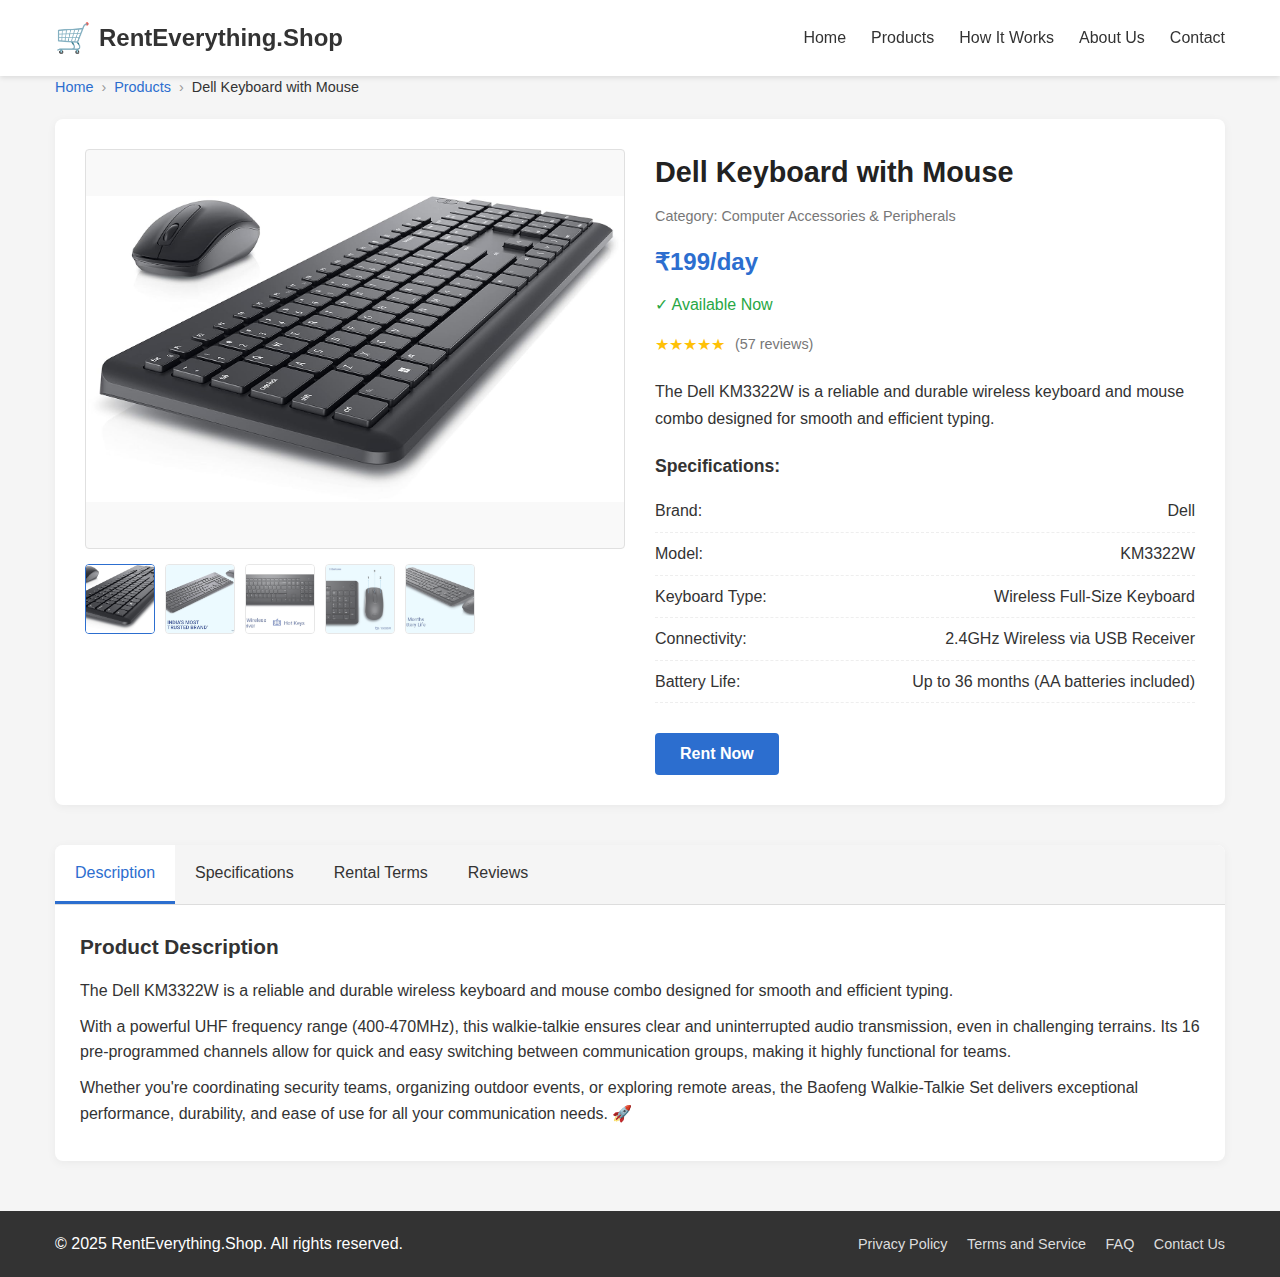
<file: keyboard.html>
<!DOCTYPE html>
<html lang="en">
<head>
    <meta charset="UTF-8">
    <meta name="viewport" content="width=device-width, initial-scale=1.0">
    <title>Product Details - RentEverything.Shop</title>
    <link href="product_page2.css" rel="stylesheet">
    <link rel="icon" type="png" href="images/favicon.png" sizes="512x512">
</head>
<body>
    <header>
        <div class="container">
            <div class="logo">
                <span class="logo-icon">🛒</span>
                <span>RentEverything.Shop</span>
            </div>
            <nav>
                <ul>
                    <li><a href="index.html">Home</a></li>
                    <li><a href="index.html">Products</a></li>
                    <li><a href="#">How It Works</a></li>
                    <li><a href="#">About Us</a></li>
                    <li><a href="#">Contact</a></li>
                </ul>
            </nav>
        </div>
    </header>

    <main class="container">
        <div class="breadcrumb">
            <a href="index.html">Home</a>
            <span class="separator">›</span>
            <a href="#">Products</a>
            <span class="separator">›</span>
            <span>Dell Keyboard with Mouse</span>
        </div>

        <div class="product-container">
            <div class="product-images">
                <div class="main-image-container">
                    <img src="images/keyboard_mouse/keyboard1.jpg" alt="Dell Keyboard with Mouse" class="main-image" id="main-product-image">
                </div>
                <div class="thumbnail-container">
                    <img src="images/keyboard_mouse/keyboard1.jpg" alt="keyboard Thumbnail 1" class="thumbnail active" onclick="changeImage(this)">
                    <img src="images/keyboard_mouse/keyboard2.jpg" alt="keyboard Thumbnail 2" class="thumbnail" onclick="changeImage(this)">
                    <img src="images/keyboard_mouse/keyboard3.jpg" alt="keyboard Thumbnail 3" class="thumbnail" onclick="changeImage(this)">
                    <img src="images/keyboard_mouse/keyboard4.jpg" alt="keyboard Thumbnail 4" class="thumbnail" onclick="changeImage(this)">
                    <img src="images/keyboard_mouse/keyboard5.jpg" alt="keyboard Thumbnail 5" class="thumbnail" onclick="changeImage(this)">
                </div>
            </div>
            <div class="product-details">
                <h1 class="product-title">Dell Keyboard with Mouse</h1>
                <p class="product-category">Category: Computer Accessories & Peripherals</p>
                <p class="product-price">₹199/day</p>
                <p class="availability">✓ Available Now</p>
                <div class="product-rating">
                    <div class="stars">★★★★★</div>
                    <span class="review-count">(57 reviews)</span>
                </div>
                <div class="product-description">
                    <p>The Dell KM3322W is a reliable and durable wireless keyboard and mouse combo designed for smooth and efficient typing. </p>
                </div>
                
                <div class="product-specs">
                    <h3>Specifications:</h3>
                    <ul class="spec-list">
                        <li><span>Brand:</span> <span>Dell </span></li>
                        <li><span>Model:</span> <span>KM3322W </span></li>
                        <li><span>Keyboard Type:</span> <span> Wireless Full-Size Keyboard</span></li>
                        <li><span>Connectivity:</span> <span>2.4GHz Wireless via USB Receiver</span></li>
                        <li><span>Battery Life:</span> <span>Up to 36 months (AA batteries included)</span></li>
                    </ul>
                </div>
                
                <button class="rent-button" id="rent-now-button">Rent Now</button>
            </div>
        </div>

        <div class="product-tabs">
            <ul class="tab-list">
                <li class="tab-item active" onclick="switchTab(0)">Description</li>
                <li class="tab-item" onclick="switchTab(1)">Specifications</li>
                <li class="tab-item" onclick="switchTab(2)">Rental Terms</li>
                <li class="tab-item" onclick="switchTab(3)">Reviews</li>
            </ul>
            <div class="tab-content active">
                <h3>Product Description</h3>
                <p>The Dell KM3322W is a reliable and durable wireless keyboard and mouse combo designed for smooth and efficient typing. </p>
                <p>With a powerful UHF frequency range (400-470MHz), this walkie-talkie ensures clear and uninterrupted audio transmission, even in challenging terrains. Its 16 pre-programmed channels allow for quick and easy switching between communication groups, making it highly functional for teams.</p>
                <p>Whether you're coordinating security teams, organizing outdoor events, or exploring remote areas, the Baofeng Walkie-Talkie Set delivers exceptional performance, durability, and ease of use for all your communication needs. 🚀</p>
                
            </div>
            <div class="tab-content">
                <h3>Detailed Specifications</h3>
                <ul>
                    <li><strong>Brand:</strong> Dell (or similar)</li>
                    <li><strong>Model:</strong> KM3322W (or similar)</li>
            
                    <li><strong>Keyboard Type:</strong> Wireless Full-Size Keyboard</li>
                    <li><strong>Connectivity:</strong> 2.4GHz Wireless via USB Receiver</li>
                    <li><strong>Battery Life:</strong> Up to 36 months (AA batteries included)</li>
                    <li><strong>Key Type:</strong> Chiclet-style, silent, and responsive keys</li>
                    <li><strong>Spill-Resistant:</strong> Yes</li>
                    <li><strong>Weight:</strong> Approx. 500g</li>
                    <li><strong>Operating System Compatibility:</strong> Windows, macOS, Linux</li>
            
                    <li><strong>Mouse Type:</strong> Wireless Optical Mouse</li>
                    <li><strong>Sensor:</strong> Optical sensor for precise tracking</li>
                    <li><strong>DPI:</strong> Adjustable DPI for smooth navigation</li>
                    <li><strong>Mouse Battery Life:</strong> Up to 18 months</li>
                    <li><strong>Mouse Weight:</strong> Approx. 80g</li>
                    <li><strong>Mouse Ergonomics:</strong> Comfortable grip for extended use</li>
            
                    <li><strong>Wireless Range:</strong> Up to 10 meters</li>
                    <li><strong>Design:</strong> Durable, lightweight, and comfortable</li>
                    <li><strong>Additional Features:</strong> Plug & Play setup, spill-resistant, long-lasting battery</li>
                </ul>              
            </div>
            <div class="tab-content">
                <h3>Rental Terms</h3>
                <p><strong>Rental Period:</strong> Minimum rental period is 1 hour</p>
                <p><strong>Deposit:</strong> A security deposit of ₹500 is required, refundable upon return in good condition.</p>
                <p><strong>ID Requirement:</strong> Valid government-issued photo ID required.</p>
                <p><strong>Pickup/Return:</strong> Equipment must be picked up and returned during business hours (9am-6pm).</p>
                <p><strong>Late Returns:</strong> Late returns will be charged an additional day's rental fee plus a ₹200 late fee.</p>
                <p><strong>Damage/Loss:</strong> Renter is responsible for any damage beyond normal wear and tear or loss of equipment.</p>
                <p><strong>Insurance:</strong> Optional rental insurance available.</p>
                <p><strong>Cancellation Policy:</strong> Full refund if cancelled 48+ hours before rental. 50% refund if cancelled 24-48 hours before. No refund if cancelled less than 24 hours before rental.</p>
            </div>
            <div class="tab-content">
                <h3>Customer Reviews</h3>
                <div class="review">
                    <div class="stars">★★★★★</div>
                    <h4>Perfect for Work and Study</h4>
                    <p><em>By Prakash R. on February 28, 2025</em></p>
                    <p>I rented this keyboard and mouse for my home office in Namakkal, and they performed exceptionally well. The keys are soft and responsive, and the mouse feels great in hand. Highly recommended!</p>
                </div>
                <hr>
                <div class="review">
                    <div class="stars">★★★★★</div>
                    <h4>Great Wireless Combo</h4>
                    <p><em>By Kavitha S. on February 15, 2025</em></p>
                    <p>Used this for my laptop in Namakkal, and the wireless connection was stable throughout. The battery life is amazing, and the keyboard is comfortable for long hours of typing. Would rent again!</p>
                </div>
                <hr>
                <div class="review">
                    <div class="stars">★★★★☆</div>
                    <h4>Good, but Mouse Feels Light</h4>
                    <p><em>By Aravind K. on January 30, 2025</em></p>
                    <p>The keyboard is excellent, but the mouse feels a little too light for my preference. However, the overall performance is great, and it’s a reliable wireless set.</p>
                </div>
                
            </div>
        </div>
    </main>
    <div id="rental-modal" class="modal">
    <div class="modal-content">
        <span class="close-button" id="close-modal">&times;</span>
        <h2 class="form-title">Rent This Combo</h2>
        <div id="success-message" class="success-message">
            Thank you! Your rental request has been submitted. We will contact you shortly to confirm your reservation.
        </div>
        <form id="rental-form" method="POST" action="https://api.web3forms.com/submit">
            <input type="hidden" name="access_key" value="2527604e-31e9-410c-8cff-70a52dad9f58">
            <input type="hidden" name="subject" value="Dell KeyBoard with Mouse Rental Request">
            <input type="hidden" name="product" value="Dell Keyboard with Mouse">
            <div class="form-group">
                <label for="product-id" class="form-label">Product Id</label>
                <input type="text" id="product-id" name="product-id" class="form-input" required value="DKM-2025-03-15" readonly>
                <div class="error-message" id="name-error">Please enter your full name</div>
            </div>
            <div class="form-group">
                <label for="name" class="form-label">Full Name</label>
                <input type="text" id="name" name="name" class="form-input" required>
                <div class="error-message" id="name-error">Please enter your full name</div>
            </div>
            <div class="form-group">
                <label for="email" class="form-label">Email Address</label>
                <input type="email" id="email" name="email" class="form-input" required>
                <div class="error-message" id="email-error">Please enter a valid email address</div>
            </div>
            <div class="form-group">
                <label for="phone" class="form-label">Phone Number</label>
                <input type="tel" id="phone" name="phone" class="form-input" required>
                <div class="error-message" id="phone-error">Please enter a valid phone number</div>
            </div>
            <div class="form-group">
                <label for="pickup-date" class="form-label">Pickup Date & Time</label>
                <input type="datetime-local" id="pickup-date" name="pickup-date" class="form-input" required>
                <div class="error-message" id="pickup-error">Please select a valid pickup date and time</div>
            </div>

            <!-- Rental Duration Selection -->
            <div class="form-group">
                <label for="duration-number" class="form-label">Rental Duration</label>
                <div class="duration-container">
                    <select id="duration-number" name="duration-number" class="form-select" required>
                        <option value="">Select Duration</option>
                        <option value="1">1</option>
                        <option value="2">2</option>
                        <option value="3">3</option>
                        <option value="7">7</option>
                        <option value="14">14</option>
                        <option value="30">30</option>
                    </select>
                    <select id="duration-unit" name="duration-unit" class="form-select" required>
                        <option value="">Select Unit</option>
                        <option value="hours">Hours</option>
                        <option value="days">Days</option>
                        <option value="weeks">Weeks</option>
                    </select>
                </div>
                <div class="error-message" id="duration-error">Please select a rental duration</div>
            </div>

            <!-- Rental Type Selection -->
            <div class="form-group">
                <label for="rental-type" class="form-label">Rental Type</label>
                <select id="rental-type" name="rental-type" class="form-select" required>
                    <option value="">Select Option</option>
                    <option value="pickup">Pickup from Store</option>
                    <option value="delivery">Home Delivery (within 5 km in Namakkal)</option>
                </select>
                <div class="error-message" id="rental-type-error">Please select a rental type</div>
            </div>

            <!-- Aadhaar Requirement Notice -->
            <div class="form-group">
                <p class="aadhaar-notice"><strong>Important:</strong> You must bring your <strong>original Aadhaar</strong> or a <strong>colored Aadhaar Xerox</strong> for verification at the time of pickup/delivery.</p>
            </div>

            <div class="form-group">
                <label for="comments" class="form-label">Comments or Special Requirements</label>
                <textarea id="comments" name="comments" class="form-input" rows="3"></textarea>
            </div>

            <button type="submit" class="form-submit" id="form-submit-button">Submit Rental Request</button>
        </form>
    </div>
</div>


    <footer>
        <div class="container">
            <p>&copy; 2025 RentEverything.Shop. All rights reserved.</p>
            <div class="footer-links">
                <a href="#">Privacy Policy</a>
                <a href="#">Terms and Service</a>
                <a href="#">FAQ</a>
                <a href="#">Contact Us</a>
            </div>
        </div>
    </footer>
    <script src="product_page2.js"></script>
    
</body>
</html>
</file>
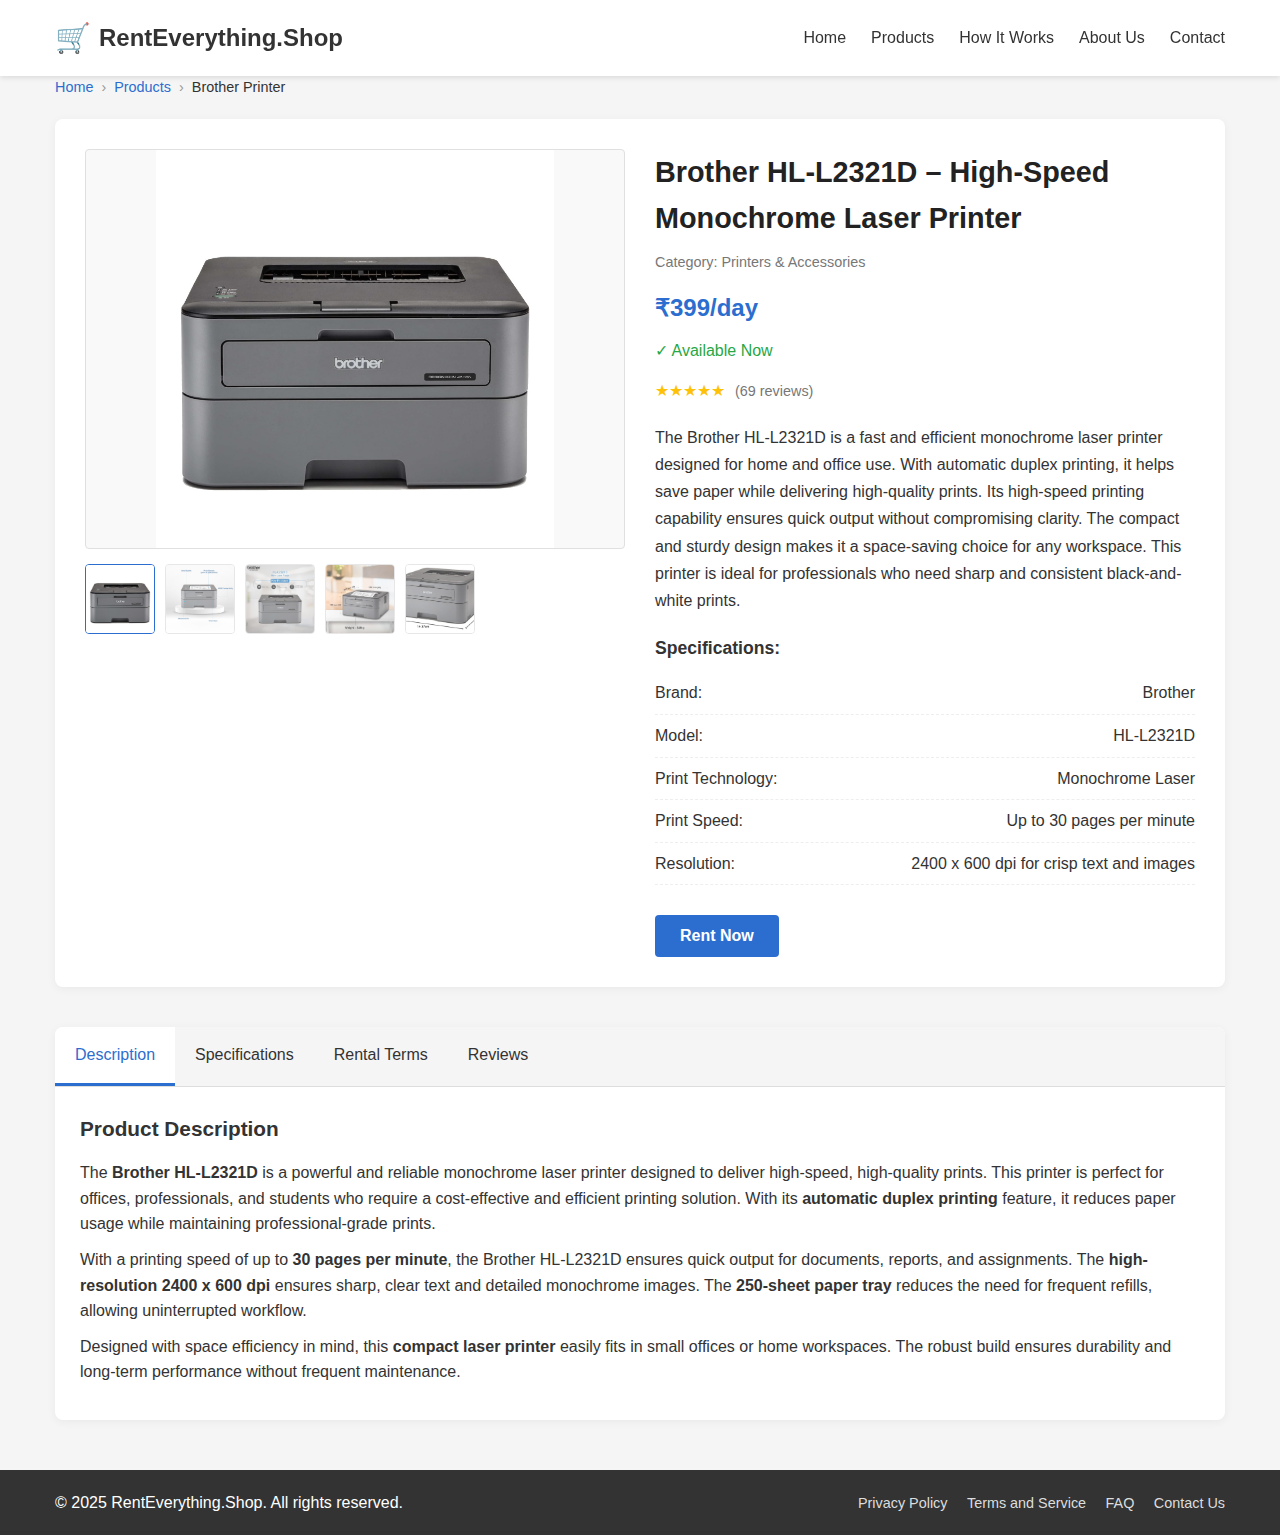
<file: printer.html>
<!DOCTYPE html>
<html lang="en">
<head>
    <meta charset="UTF-8">
    <meta name="viewport" content="width=device-width, initial-scale=1.0">
    <title>Product Details - RentEverything.Shop</title>
    <link href="product_page2.css" rel="stylesheet">
    <link rel="icon" type="png" href="images/favicon.png" sizes="512x512">
</head>
<body>
    <header>
        <div class="container">
            <div class="logo">
                <span class="logo-icon">🛒</span>
                <span>RentEverything.Shop</span>
            </div>
            <nav>
                <ul>
                    <li><a href="index.html">Home</a></li>
                    <li><a href="index.html">Products</a></li>
                    <li><a href="#">How It Works</a></li>
                    <li><a href="#">About Us</a></li>
                    <li><a href="#">Contact</a></li>
                </ul>
            </nav>
        </div>
    </header>

    <main class="container">
        <div class="breadcrumb">
            <a href="index.html">Home</a>
            <span class="separator">›</span>
            <a href="#">Products</a>
            <span class="separator">›</span>
            <span>Brother Printer</span>
        </div>

        <div class="product-container">
            <div class="product-images">
                <div class="main-image-container">
                    <img src="images/printer/printer1.jpg" alt="Dell Keyboard with Mouse" class="main-image" id="main-product-image">
                </div>
                <div class="thumbnail-container">
                    <img src="images/printer/printer1.jpg" alt="printer Thumbnail 1" class="thumbnail active" onclick="changeImage(this)">
                    <img src="images/printer/printer2.jpg" alt="printer Thumbnail 2" class="thumbnail" onclick="changeImage(this)">
                    <img src="images/printer/printer3.jpg" alt="printer Thumbnail 3" class="thumbnail" onclick="changeImage(this)">
                    <img src="images/printer/printer4.jpg" alt="printer Thumbnail 4" class="thumbnail" onclick="changeImage(this)">
                    <img src="images/printer/printer5.jpg" alt="printer Thumbnail 5" class="thumbnail" onclick="changeImage(this)">
                    
                </div>
            </div>
            <div class="product-details">
                <h1 class="product-title">Brother HL-L2321D – High-Speed Monochrome Laser Printer</h1>
                <p class="product-category">Category: Printers & Accessories</p>
                <p class="product-price">₹399/day</p>
                <p class="availability">✓ Available Now</p>
                <div class="product-rating">
                    <div class="stars">★★★★★</div>
                    <span class="review-count">(69 reviews)</span>
                </div>
                <div class="product-description">
                    <p>The Brother HL-L2321D is a fast and efficient monochrome laser printer designed for home and office use. 
                        With automatic duplex printing, it helps save paper while delivering high-quality prints. 
                        Its high-speed printing capability ensures quick output without compromising clarity. 
                        The compact and sturdy design makes it a space-saving choice for any workspace. 
                        This printer is ideal for professionals who need sharp and consistent black-and-white prints.</p>
                </div>
                
                <div class="product-specs">
                    <h3>Specifications:</h3>
                    <ul class="spec-list">
                        <li><span>Brand:</span> <span>Brother </span></li>
                        <li><span>Model:</span> <span>HL-L2321D </span></li>
                        <li><span>Print Technology:</span> <span> Monochrome Laser</span></li>
                        <li><span>Print Speed:</span> <span>Up to 30 pages per minute</span></li>
                        <li><span>Resolution:</span> <span>2400 x 600 dpi for crisp text and images</span></li>
                    </ul>
                </div>
                
                <button class="rent-button" id="rent-now-button">Rent Now</button>
            </div>
        </div>

        <div class="product-tabs">
            <ul class="tab-list">
                <li class="tab-item active" onclick="switchTab(0)">Description</li>
                <li class="tab-item" onclick="switchTab(1)">Specifications</li>
                <li class="tab-item" onclick="switchTab(2)">Rental Terms</li>
                <li class="tab-item" onclick="switchTab(3)">Reviews</li>
            </ul>
            <div class="tab-content active">
                <h3>Product Description</h3>
                <p>The <strong>Brother HL-L2321D</strong> is a powerful and reliable monochrome laser printer designed to deliver high-speed, high-quality prints.  
                    This printer is perfect for offices, professionals, and students who require a cost-effective and efficient printing solution.  
                    With its <strong>automatic duplex printing</strong> feature, it reduces paper usage while maintaining professional-grade prints.
                </p>
                <p>With a printing speed of up to <strong>30 pages per minute</strong>, the Brother HL-L2321D ensures quick output for documents, reports, and assignments.  
                    The <strong>high-resolution 2400 x 600 dpi</strong> ensures sharp, clear text and detailed monochrome images.  
                    The <strong>250-sheet paper tray</strong> reduces the need for frequent refills, allowing uninterrupted workflow.
                    </p>
                <p>Designed with space efficiency in mind, this <strong>compact laser printer</strong> easily fits in small offices or home workspaces.  
                    The robust build ensures durability and long-term performance without frequent maintenance.
                    </p>
                
            </div>
            <div class="tab-content">
                <h3>Detailed Specifications</h3>
                <ul>
                    <li><strong>Brand:</strong> Brother</li>
                    <li><strong>Model:</strong> HL-L2321D</li>
                    <li><strong>Print Technology:</strong> Monochrome Laser</li>
                    <li><strong>Print Speed:</strong> Up to 30 pages per minute</li>
                    <li><strong>Resolution:</strong> 2400 x 600 dpi</li>
                    <li><strong>Paper Capacity:</strong> 250-sheet input tray</li>
                    <li><strong>Automatic Duplex:</strong> Yes</li>
                    <li><strong>Connectivity:</strong> USB 2.0</li>
                    <li><strong>Supported Paper Sizes:</strong> A4, A5, Letter, Legal</li>
                    <li><strong>Operating System Compatibility:</strong> Windows, Mac, Linux</li>
                    <li><strong>Monthly Duty Cycle:</strong> Up to 10,000 pages</li>
                    <li><strong>Dimensions:</strong> 356 x 360 x 183 mm</li>
                    <li><strong>Weight:</strong> 6.8 kg</li>
                    <li><strong>Additional Features:</strong> Compact design, energy-saving mode</li>
                </ul>              
            </div>
            <div class="tab-content">
                <h3>Rental Terms</h3>
                <p><strong>Rental Period:</strong> Minimum rental period is 1 hour</p>
                <p><strong>Deposit:</strong> A security deposit of ₹500 is required, refundable upon return in good condition.</p>
                <p><strong>ID Requirement:</strong> Valid government-issued photo ID required.</p>
                <p><strong>Pickup/Return:</strong> Equipment must be picked up and returned during business hours (9am-6pm).</p>
                <p><strong>Late Returns:</strong> Late returns will be charged an additional day's rental fee plus a ₹200 late fee.</p>
                <p><strong>Damage/Loss:</strong> Renter is responsible for any damage beyond normal wear and tear or loss of equipment.</p>
                <p><strong>Insurance:</strong> Optional rental insurance available.</p>
                <p><strong>Cancellation Policy:</strong> Full refund if cancelled 48+ hours before rental. 50% refund if cancelled 24-48 hours before. No refund if cancelled less than 24 hours before rental.</p>
            </div>
            <div class="tab-content">
                <h3>Customer Reviews</h3>
                <div class="review">
                    <div class="stars">★★★★★</div>
                    <h4>Perfect for Office Use</h4>
                    <p><em>By Monika S. on March 10, 2025</em></p>
                    <p>This printer is an absolute workhorse! It prints super fast and the duplex feature is a game changer.  
                    The print quality is sharp and professional, making it ideal for office documents.</p>
                </div>
                <hr>
                <div class="review">
                    <div class="stars">★★★★★</div>
                    <h4>Best Printer for Students</h4>
                    <p><em>By Kamali R. on February 28, 2025</em></p>
                    <p>I use this printer for my college assignments, and it never disappoints.  
                    The speed and clarity of the prints are amazing, and the automatic two-sided printing saves paper.  
                    A great investment for students!</p>
                </div>
                <hr>
                <div class="review">
                    <div class="stars">★★★★☆</div>
                    <h4>Good for Home and Small Business</h4>
                    <p><em>By Guna M. on February 15, 2025</em></p>
                    <p>The Brother HL-L2321D is a solid printer for home and small office use.  
                    The print quality is top-notch, and the paper tray capacity is decent.  
                    I just wish it had wireless connectivity, but other than that, it's excellent.</p>
                </div>              
                
            </div>
        </div>
    </main>
    <div id="rental-modal" class="modal">
    <div class="modal-content">
        <span class="close-button" id="close-modal">&times;</span>
        <h2 class="form-title">Rent This Combo</h2>
        <div id="success-message" class="success-message">
            Thank you! Your rental request has been submitted. We will contact you shortly to confirm your reservation.
        </div>
        <form id="rental-form" method="POST" action="https://api.web3forms.com/submit">
            <input type="hidden" name="access_key" value="2527604e-31e9-410c-8cff-70a52dad9f58">
            <input type="hidden" name="subject" value="Brother Printer  Rental Request">
            <input type="hidden" name="product" value="Brother Printer HL-L2321D">
            <div class="form-group">
                <label for="product-id" class="form-label">Product Id</label>
                <input type="text" id="product-id" name="product-id" class="form-input" required value="BP-2025-03-17" readonly>
                <div class="error-message" id="name-error">Please enter your full name</div>
            </div>
            <div class="form-group">
                <label for="name" class="form-label">Full Name</label>
                <input type="text" id="name" name="name" class="form-input" required>
                <div class="error-message" id="name-error">Please enter your full name</div>
            </div>
            <div class="form-group">
                <label for="email" class="form-label">Email Address</label>
                <input type="email" id="email" name="email" class="form-input" required>
                <div class="error-message" id="email-error">Please enter a valid email address</div>
            </div>
            <div class="form-group">
                <label for="phone" class="form-label">Phone Number</label>
                <input type="tel" id="phone" name="phone" class="form-input" required>
                <div class="error-message" id="phone-error">Please enter a valid phone number</div>
            </div>
            <div class="form-group">
                <label for="pickup-date" class="form-label">Pickup Date & Time</label>
                <input type="datetime-local" id="pickup-date" name="pickup-date" class="form-input" required>
                <div class="error-message" id="pickup-error">Please select a valid pickup date and time</div>
            </div>

            <!-- Rental Duration Selection -->
            <div class="form-group">
                <label for="duration-number" class="form-label">Rental Duration</label>
                <div class="duration-container">
                    <select id="duration-number" name="duration-number" class="form-select" required>
                        <option value="">Select Duration</option>
                        <option value="1">1</option>
                        <option value="2">2</option>
                        <option value="3">3</option>
                        <option value="7">7</option>
                        <option value="14">14</option>
                        <option value="30">30</option>
                    </select>
                    <select id="duration-unit" name="duration-unit" class="form-select" required>
                        <option value="">Select Unit</option>
                        <option value="hours">Hours</option>
                        <option value="days">Days</option>
                        <option value="weeks">Weeks</option>
                    </select>
                </div>
                <div class="error-message" id="duration-error">Please select a rental duration</div>
            </div>

            <!-- Rental Type Selection -->
            <div class="form-group">
                <label for="rental-type" class="form-label">Rental Type</label>
                <select id="rental-type" name="rental-type" class="form-select" required>
                    <option value="">Select Option</option>
                    <option value="pickup">Pickup from Store</option>
                    <option value="delivery">Home Delivery (within 5 km in Namakkal)</option>
                </select>
                <div class="error-message" id="rental-type-error">Please select a rental type</div>
            </div>

            <!-- Aadhaar Requirement Notice -->
            <div class="form-group">
                <p class="aadhaar-notice"><strong>Important:</strong> You must bring your <strong>original Aadhaar</strong> or a <strong>colored Aadhaar Xerox</strong> for verification at the time of pickup/delivery.</p>
            </div>

            <div class="form-group">
                <label for="comments" class="form-label">Comments or Special Requirements</label>
                <textarea id="comments" name="comments" class="form-input" rows="3"></textarea>
            </div>

            <button type="submit" class="form-submit" id="form-submit-button">Submit Rental Request</button>
        </form>
    </div>
</div>


    <footer>
        <div class="container">
            <p>&copy; 2025 RentEverything.Shop. All rights reserved.</p>
            <div class="footer-links">
                <a href="#">Privacy Policy</a>
                <a href="#">Terms and Service</a>
                <a href="#">FAQ</a>
                <a href="#">Contact Us</a>
            </div>
        </div>
    </footer>
    <script src="product_page2.js"></script>
    
</body>
</html>
</file>
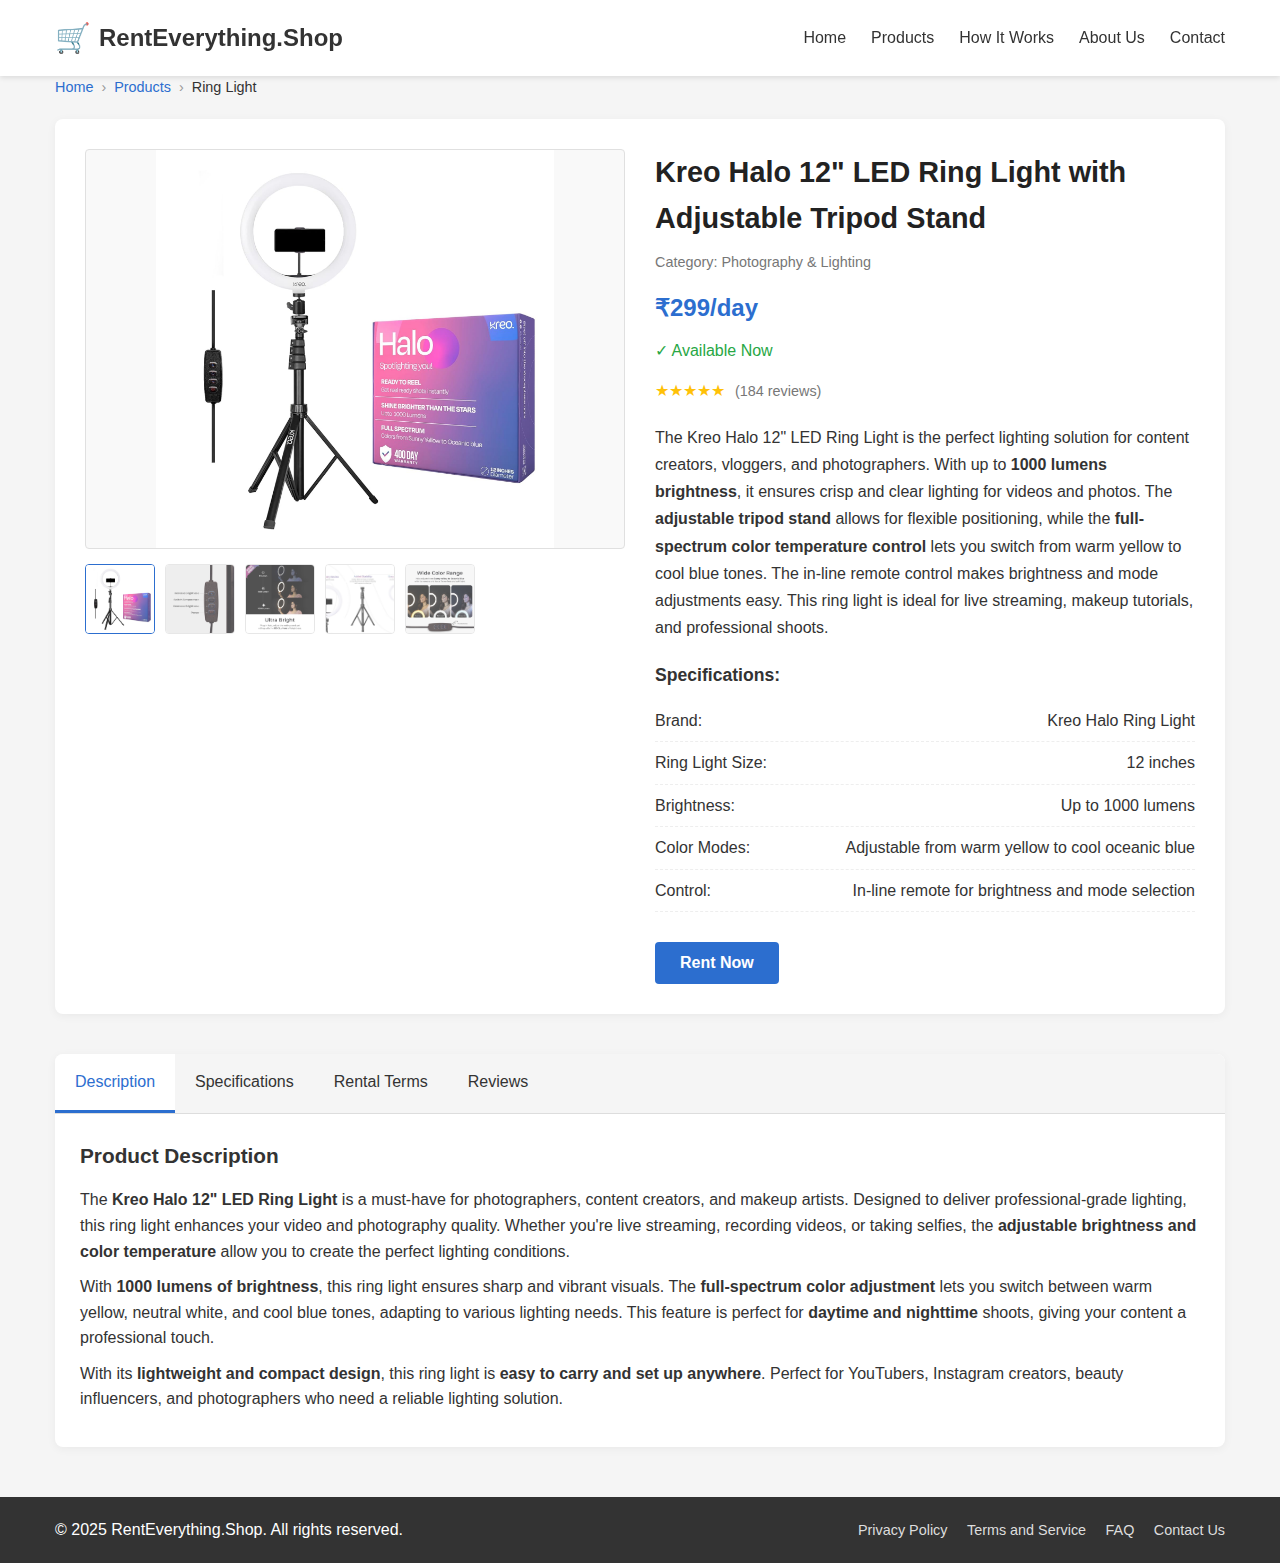
<file: ring_light.html>
<!DOCTYPE html>
<html lang="en">
<head>
    <meta charset="UTF-8">
    <meta name="viewport" content="width=device-width, initial-scale=1.0">
    <title>Product Details - RentEverything.Shop</title>
    <link href="product_page2.css" rel="stylesheet">
    <link rel="icon" type="png" href="images/favicon.png" sizes="512x512">
</head>
<body>
    <header>
        <div class="container">
            <div class="logo">
                <span class="logo-icon">🛒</span>
                <span>RentEverything.Shop</span>
            </div>
            <nav>
                <ul>
                    <li><a href="index.html">Home</a></li>
                    <li><a href="index.html">Products</a></li>
                    <li><a href="#">How It Works</a></li>
                    <li><a href="#">About Us</a></li>
                    <li><a href="#">Contact</a></li>
                </ul>
            </nav>
        </div>
    </header>

    <main class="container">
        <div class="breadcrumb">
            <a href="index.html">Home</a>
            <span class="separator">›</span>
            <a href="#">Products</a>
            <span class="separator">›</span>
            <span>Ring Light</span>
        </div>

        <div class="product-container">
            <div class="product-images">
                <div class="main-image-container">
                    <img src="images/ring_light/ring_light1.jpg" alt="Ring Light" class="main-image" id="main-product-image">
                </div>
                <div class="thumbnail-container">
                    <img src="images/ring_light/ring_light1.jpg" alt="Light Thumbnail 1" class="thumbnail active" onclick="changeImage(this)">
                    <img src="images/ring_light/ring_light4.jpg" alt="Light Thumbnail 2" class="thumbnail" onclick="changeImage(this)">
                    <img src="images/ring_light/ring_light3.jpg" alt="Light Thumbnail 3" class="thumbnail" onclick="changeImage(this)">
                    <img src="images/ring_light/ring_light5.jpg" alt="Light Thumbnail 4" class="thumbnail" onclick="changeImage(this)">
                    <img src="images/ring_light/ring_light2.jpg" alt="Light Thumbnail 5" class="thumbnail" onclick="changeImage(this)">
                    
                </div>
            </div>
            <div class="product-details">
                <h1 class="product-title">Kreo Halo 12" LED Ring Light with Adjustable Tripod Stand</h1>
                <p class="product-category">Category: Photography & Lighting</p>
                <p class="product-price">₹299/day</p>
                <p class="availability">✓ Available Now</p>
                <div class="product-rating">
                    <div class="stars">★★★★★</div>
                    <span class="review-count">(184 reviews)</span>
                </div>
                <div class="product-description">
                    <p>The Kreo Halo 12" LED Ring Light is the perfect lighting solution for content creators, vloggers, and photographers.  
                        With up to <strong>1000 lumens brightness</strong>, it ensures crisp and clear lighting for videos and photos.  
                        The <strong>adjustable tripod stand</strong> allows for flexible positioning, while the <strong>full-spectrum color temperature control</strong> lets you switch from warm yellow to cool blue tones.  
                        The in-line remote control makes brightness and mode adjustments easy.  
                        This ring light is ideal for live streaming, makeup tutorials, and professional shoots.</p>
                        </p>
                </div>
                
                <div class="product-specs">
                    <h3>Specifications:</h3>
                    <ul class="spec-list">
                        <li><span>Brand:</span> <span>Kreo Halo Ring Light  </span></li>
                        <li><span>Ring Light Size:</span> <span>12 inches</span></li>
                        <li><span>Brightness:</span> <span> Up to 1000 lumens</span></li>
                        <li><span>Color Modes:</span> <span>Adjustable from warm yellow to cool oceanic blue</span></li>
                        <li><span>Control:</span> <span>In-line remote for brightness and mode selection</span></li>
                    </ul>
                </div>
                
                <button class="rent-button" id="rent-now-button">Rent Now</button>
            </div>
        </div>

        <div class="product-tabs">
            <ul class="tab-list">
                <li class="tab-item active" onclick="switchTab(0)">Description</li>
                <li class="tab-item" onclick="switchTab(1)">Specifications</li>
                <li class="tab-item" onclick="switchTab(2)">Rental Terms</li>
                <li class="tab-item" onclick="switchTab(3)">Reviews</li>
            </ul>
            <div class="tab-content active">
                <h3>Product Description</h3>
                <p>The <strong>Kreo Halo 12" LED Ring Light</strong> is a must-have for photographers, content creators, and makeup artists.  
                    Designed to deliver professional-grade lighting, this ring light enhances your video and photography quality.  
                    Whether you're live streaming, recording videos, or taking selfies, the <strong>adjustable brightness and color temperature</strong> allow you to create the perfect lighting conditions.
                    </p>
                <p>With <strong>1000 lumens of brightness</strong>, this ring light ensures sharp and vibrant visuals.  
                    The <strong>full-spectrum color adjustment</strong> lets you switch between warm yellow, neutral white, and cool blue tones, adapting to various lighting needs.  
                    This feature is perfect for <strong>daytime and nighttime</strong> shoots, giving your content a professional touch.
                    </p>
                <p>With its <strong>lightweight and compact design</strong>, this ring light is <strong>easy to carry and set up anywhere</strong>.  
                    Perfect for YouTubers, Instagram creators, beauty influencers, and photographers who need a reliable lighting solution.
                    </p>
                
            </div>
            <div class="tab-content">
                <h3>Detailed Specifications</h3>
                <ul>
                    <li><strong>Ring Light Size:</strong> 12 inches</li>
                    <li><strong>Brightness:</strong> Up to 1000 lumens</li>
                    <li><strong>Color Temperature:</strong> Adjustable (Warm Yellow, Neutral White, Cool Blue)</li>
                    <li><strong>Power Source:</strong> USB-powered</li>
                    <li><strong>Stand Type:</strong> Adjustable tripod stand</li>
                    <li><strong>Phone Holder:</strong> Yes</li>
                    <li><strong>Remote Control:</strong> In-line remote for brightness and color adjustment</li>
                    <li><strong>Weight:</strong> Lightweight and portable</li>
                    <li><strong>Compatibility:</strong> Works with smartphones and cameras</li>
                    <li><strong>Warranty:</strong> 400-day warranty</li>
                    <li><strong>Additional Features:</strong> Ideal for content creation, makeup, and photography</li>
                </ul>              
            </div>
            <div class="tab-content">
                <h3>Rental Terms</h3>
                <p><strong>Rental Period:</strong> Minimum rental period is 1 hour</p>
                <p><strong>Deposit:</strong> A security deposit of ₹500 is required, refundable upon return in good condition.</p>
                <p><strong>ID Requirement:</strong> Valid government-issued photo ID required.</p>
                <p><strong>Pickup/Return:</strong> Equipment must be picked up and returned during business hours (9am-6pm).</p>
                <p><strong>Late Returns:</strong> Late returns will be charged an additional day's rental fee plus a ₹200 late fee.</p>
                <p><strong>Damage/Loss:</strong> Renter is responsible for any damage beyond normal wear and tear or loss of equipment.</p>
                <p><strong>Insurance:</strong> Optional rental insurance available.</p>
                <p><strong>Cancellation Policy:</strong> Full refund if cancelled 48+ hours before rental. 50% refund if cancelled 24-48 hours before. No refund if cancelled less than 24 hours before rental.</p>
           </div>
            <div class="tab-content">
                <h3>Customer Reviews</h3>
                <div class="review">
                    <div class="stars">★★★★★</div>
                    <h4>Perfect for Reels Making!</h4>
                    <p><em>By Dharun K. on March 18, 2025</em></p>
                    <p>I absolutely love this ring light! The brightness is amazing, and the adjustable color tones help me create professional-looking videos.  
                    The tripod stand is sturdy, and the phone holder is very convenient. A great purchase!</p>
                </div>
                <div class="review">
                    <div class="stars">★★★★★</div>
                    <h4>Excellent for Makeup Artists</h4>
                    <p><em>By Sneha S. on February 25, 2025</em></p>
                    <p>As a makeup artist, lighting is crucial for my work, and this ring light delivers the perfect brightness.  
                    The different lighting modes help me adjust for various skin tones. Highly recommended for beauty professionals!</p>
                </div>
                <div class="review">
                    <div class="stars">★★★★☆</div>
                    <h4>Great for Live Streaming</h4>
                    <p><em>By Murali A. on February 10, 2025</em></p>
                    <p>The light quality is fantastic, and the build feels premium.  
                    The only reason I gave 4 stars instead of 5 is that I wish it came with a wireless remote.  
                    But overall, an amazing product for live streamers and content creators.</p>
                </div>           
                
            </div>
        </div>
    </main>
    <div id="rental-modal" class="modal">
    <div class="modal-content">
        <span class="close-button" id="close-modal">&times;</span>
        <h2 class="form-title">Rent This Combo</h2>
        <div id="success-message" class="success-message">
            Thank you! Your rental request has been submitted. We will contact you shortly to confirm your reservation.
        </div>
        <form id="rental-form" method="POST" action="https://api.web3forms.com/submit">
            <input type="hidden" name="access_key" value="2527604e-31e9-410c-8cff-70a52dad9f58">
            <input type="hidden" name="subject" value="Ring Light  Rental Request">
            <input type="hidden" name="product" value="Ring Light H12NN3-TM6">
            <div class="form-group">
                <label for="product-id" class="form-label">Product Id</label>
                <input type="text" id="product-id" name="product-id" class="form-input" required value="RL-2025-03-17" readonly>
                <div class="error-message" id="name-error">Please enter your full name</div>
            </div>
            <div class="form-group">
                <label for="name" class="form-label">Full Name</label>
                <input type="text" id="name" name="name" class="form-input" required>
                <div class="error-message" id="name-error">Please enter your full name</div>
            </div>
            <div class="form-group">
                <label for="email" class="form-label">Email Address</label>
                <input type="email" id="email" name="email" class="form-input" required>
                <div class="error-message" id="email-error">Please enter a valid email address</div>
            </div>
            <div class="form-group">
                <label for="phone" class="form-label">Phone Number</label>
                <input type="tel" id="phone" name="phone" class="form-input" required>
                <div class="error-message" id="phone-error">Please enter a valid phone number</div>
            </div>
            <div class="form-group">
                <label for="pickup-date" class="form-label">Pickup Date & Time</label>
                <input type="datetime-local" id="pickup-date" name="pickup-date" class="form-input" required>
                <div class="error-message" id="pickup-error">Please select a valid pickup date and time</div>
            </div>

            <!-- Rental Duration Selection -->
            <div class="form-group">
                <label for="duration-number" class="form-label">Rental Duration</label>
                <div class="duration-container">
                    <select id="duration-number" name="duration-number" class="form-select" required>
                        <option value="">Select Duration</option>
                        <option value="1">1</option>
                        <option value="2">2</option>
                        <option value="3">3</option>
                        <option value="7">7</option>
                        <option value="14">14</option>
                        <option value="30">30</option>
                    </select>
                    <select id="duration-unit" name="duration-unit" class="form-select" required>
                        <option value="">Select Unit</option>
                        <option value="hours">Hours</option>
                        <option value="days">Days</option>
                        <option value="weeks">Weeks</option>
                    </select>
                </div>
                <div class="error-message" id="duration-error">Please select a rental duration</div>
            </div>

            <!-- Rental Type Selection -->
            <div class="form-group">
                <label for="rental-type" class="form-label">Rental Type</label>
                <select id="rental-type" name="rental-type" class="form-select" required>
                    <option value="">Select Option</option>
                    <option value="pickup">Pickup from Store</option>
                    <option value="delivery">Home Delivery (within 5 km in Namakkal)</option>
                </select>
                <div class="error-message" id="rental-type-error">Please select a rental type</div>
            </div>

            <!-- Aadhaar Requirement Notice -->
            <div class="form-group">
                <p class="aadhaar-notice">**Important:** You must bring your **original Aadhaar** or a **colored Aadhaar Xerox** for verification at the time of pickup/delivery.</p>
            </div>

            <div class="form-group">
                <label for="comments" class="form-label">Comments or Special Requirements</label>
                <textarea id="comments" name="comments" class="form-input" rows="3"></textarea>
            </div>

            <button type="submit" class="form-submit" id="form-submit-button">Submit Rental Request</button>
        </form>
    </div>
</div>


    <footer>
        <div class="container">
            <p>&copy; 2025 RentEverything.Shop. All rights reserved.</p>
            <div class="footer-links">
                <a href="#">Privacy Policy</a>
                <a href="#">Terms and Service</a>
                <a href="#">FAQ</a>
                <a href="#">Contact Us</a>
            </div>
        </div>
    </footer>
    <script src="product_page2.js"></script>
    
</body>
</html>
</file>
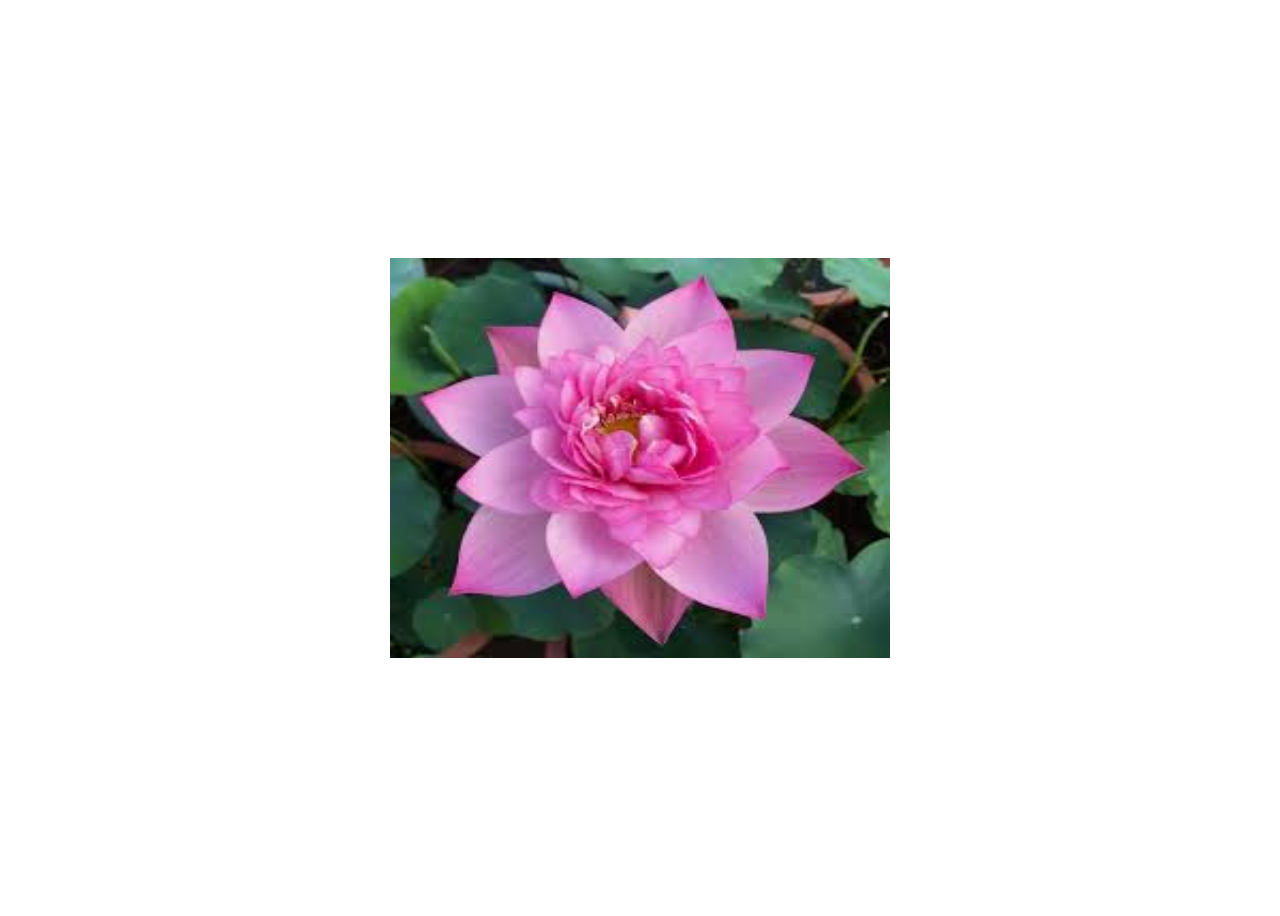
<file: sam.html>
<!DOCTYPE html>
 <head>
    <title> ROJA </title> </head>
    <link rel="icon" href="lotus.jpeg" type="image/x-icon">
    <title>Lotus</title>
 <style>
    body{
        height: 100vh;
        display: flex;
        flex-direction: row;
        justify-self: center;
        align-items: center;
    }
 </style>
 <body>
    <img src="lotus.jpeg" alt="lotus" width="500" height="400">
 </body>
</file>
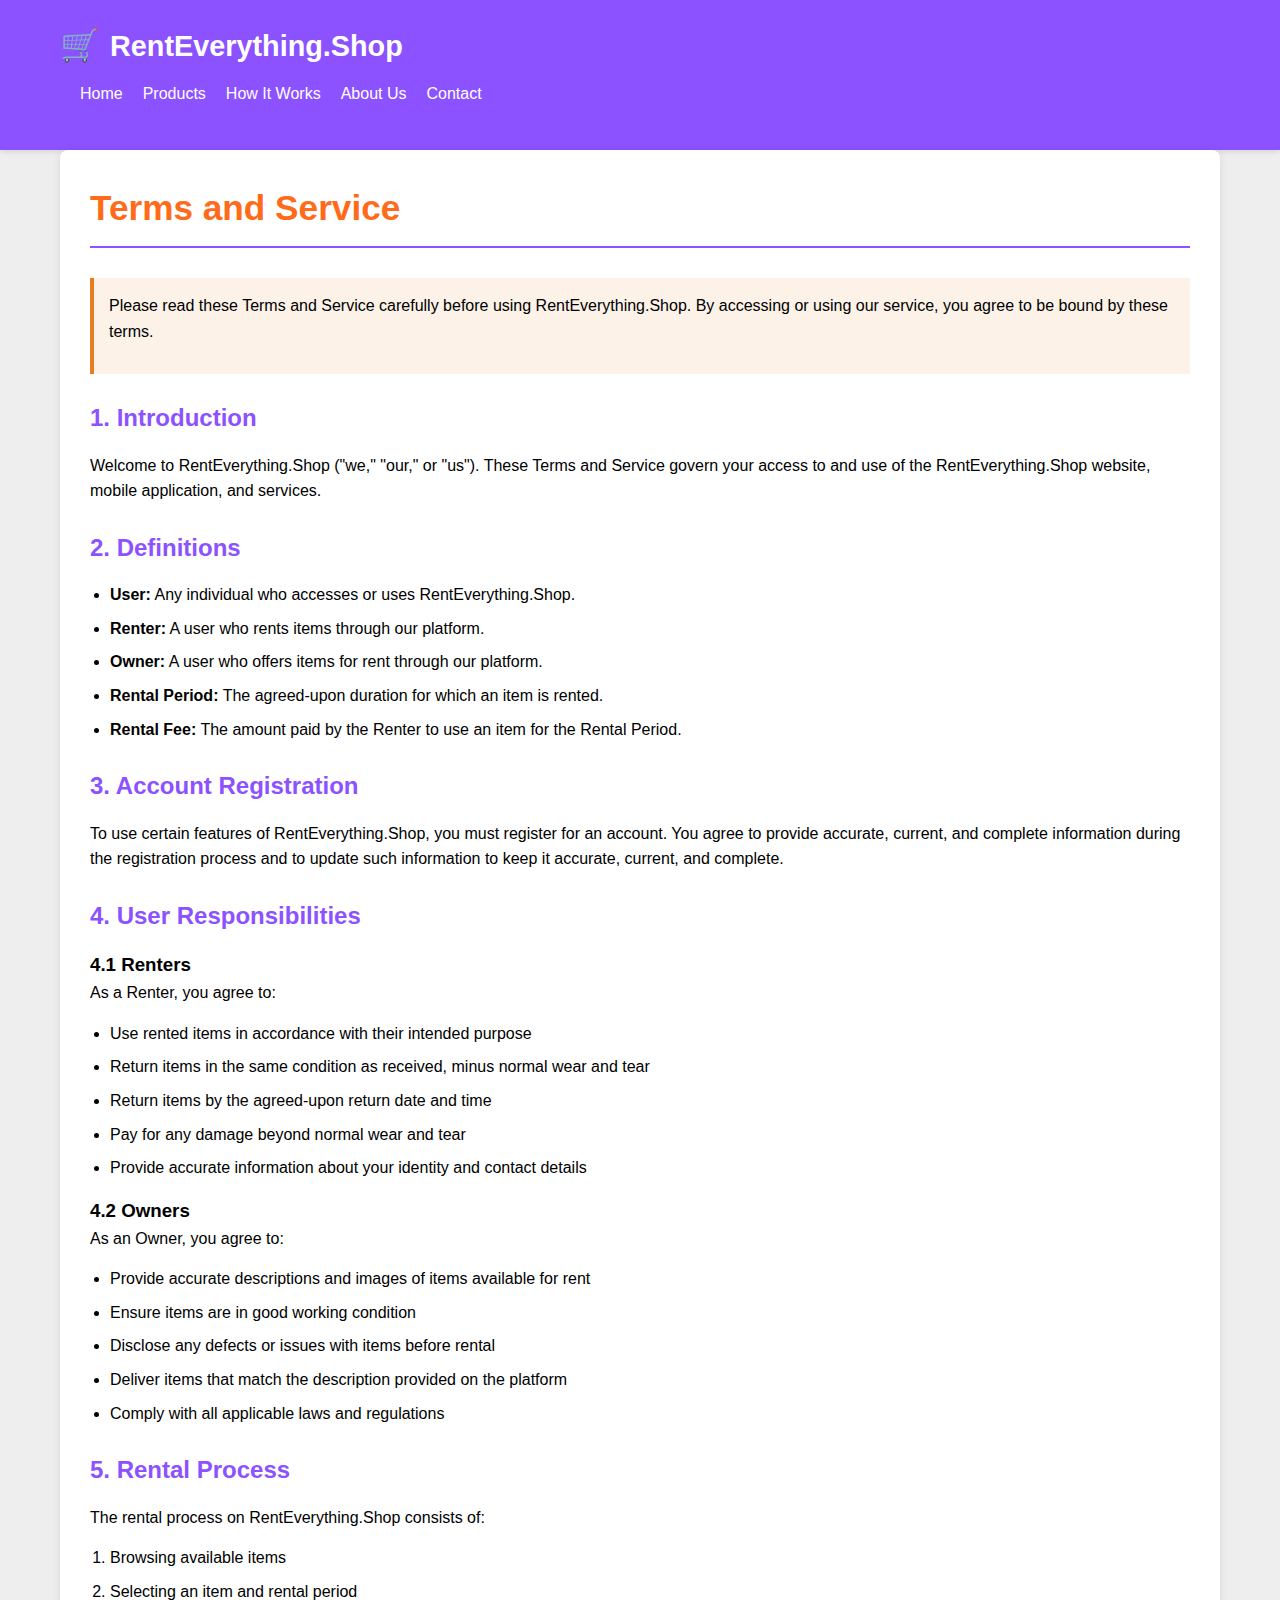
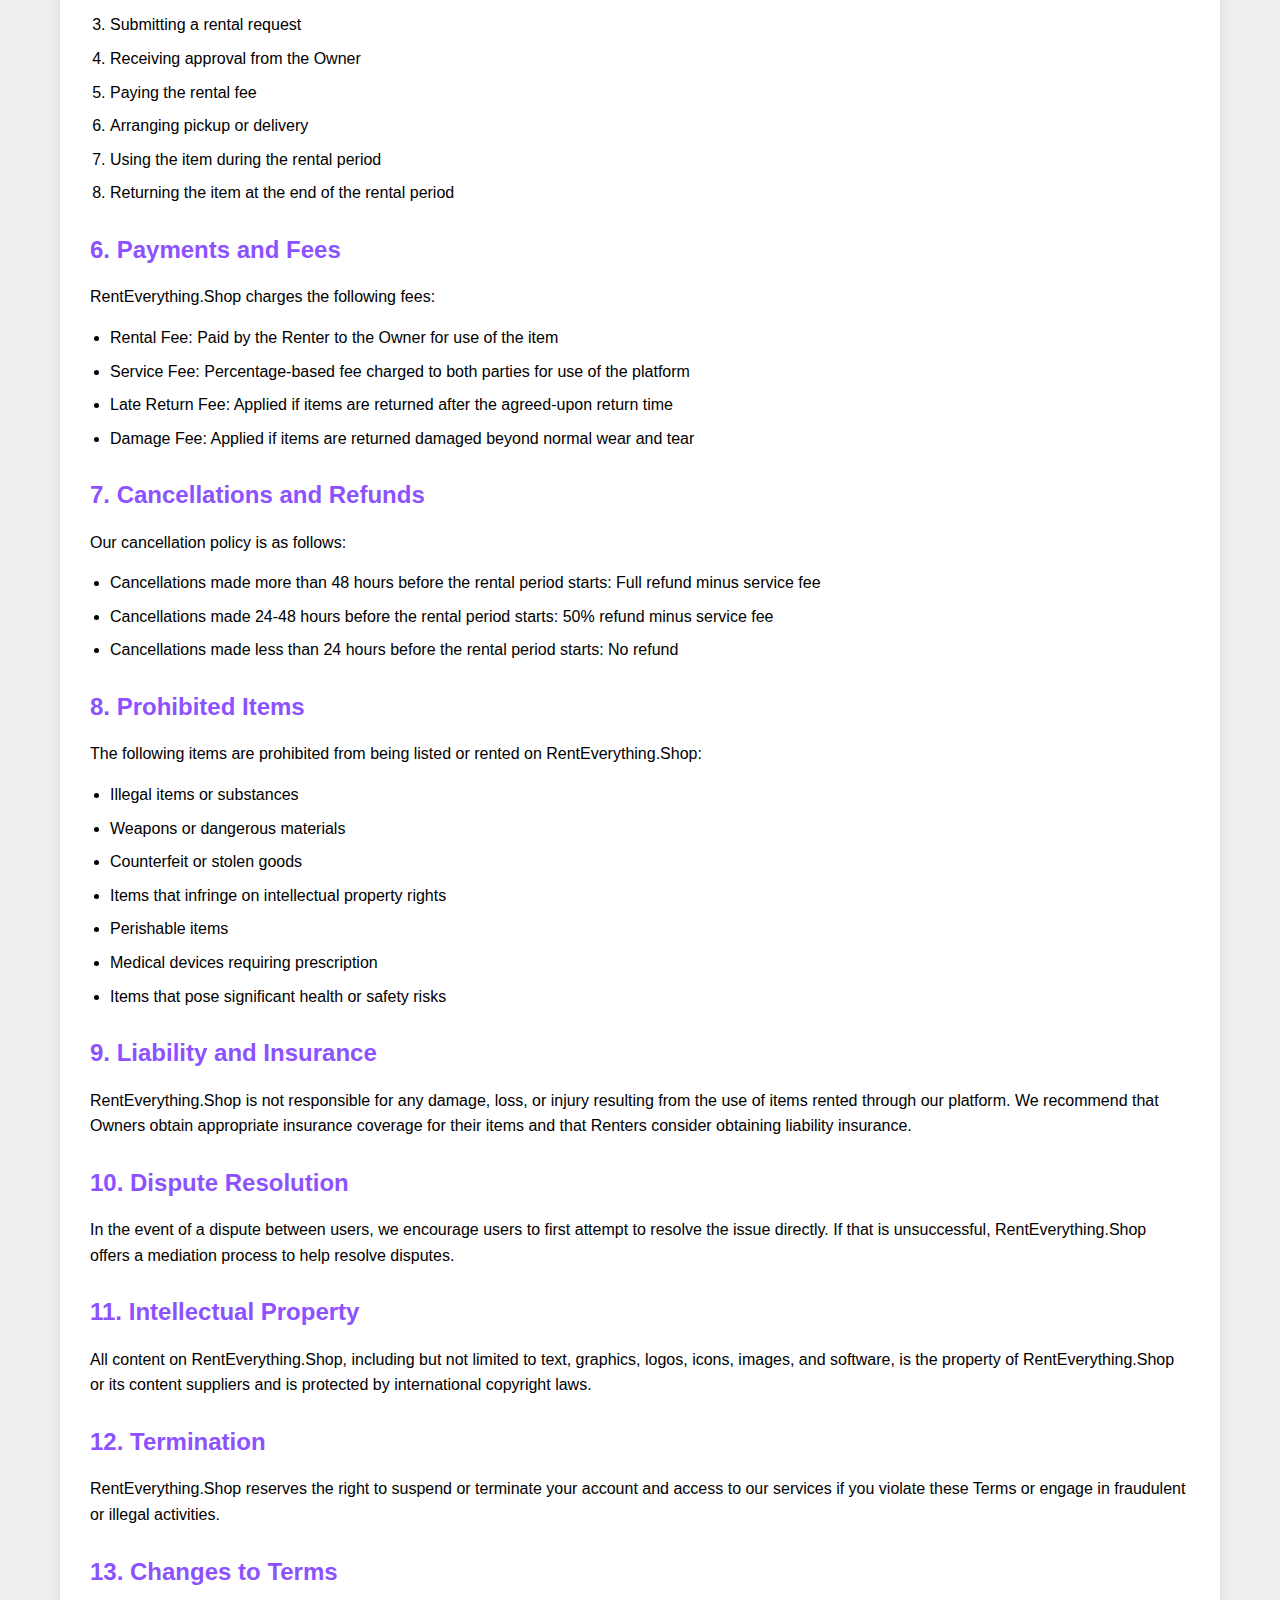
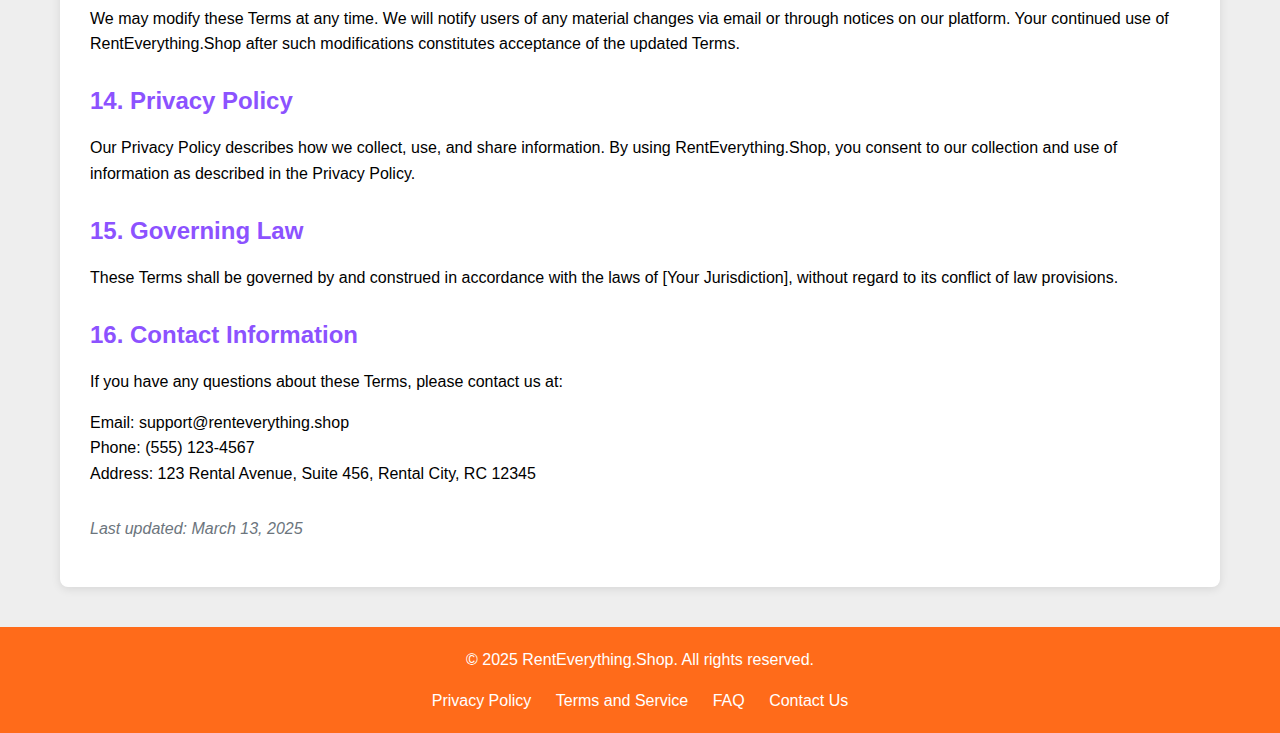
<file: Terms_of_service.html>
<!DOCTYPE html>
<html lang="en">
<head>
    <meta charset="UTF-8">
    <meta name="viewport" content="width=device-width, initial-scale=1.0">
    <title>Terms and Service - RentEverything.Shop</title>
    <link href="terms_and_services.css" rel="stylesheet" >
    <link rel="icon" type="png" href="images/favicon.png" sizes="512x512">
</head>
<body>
    <header>
        <div class="container">
            <div class="logo">
                <span class="logo-icon">🛒</span>
                <span>RentEverything.Shop</span>
            </div>
            <nav>
                <ul>
                    <li><a href="index.html">Home</a></li>
                    <li><a href="#">Products</a></li>
                    <li><a href="#">How It Works</a></li>
                    <li><a href="#">About Us</a></li>
                    <li><a href="#">Contact</a></li>
                </ul>
            </nav>
        </div>
    </header>

    <main class="container">
        <div class="terms-container">
            <h1>Terms and Service</h1>
            
            <div class="highlight">
                <p>Please read these Terms and Service carefully before using RentEverything.Shop. By accessing or using our service, you agree to be bound by these terms.</p>
            </div>
            
            <h2>1. Introduction</h2>
            <p>Welcome to RentEverything.Shop ("we," "our," or "us"). These Terms and Service govern your access to and use of the RentEverything.Shop website, mobile application, and services.</p>
            
            <h2>2. Definitions</h2>
            <ul>
                <li><strong>User:</strong> Any individual who accesses or uses RentEverything.Shop.</li>
                <li><strong>Renter:</strong> A user who rents items through our platform.</li>
                <li><strong>Owner:</strong> A user who offers items for rent through our platform.</li>
                <li><strong>Rental Period:</strong> The agreed-upon duration for which an item is rented.</li>
                <li><strong>Rental Fee:</strong> The amount paid by the Renter to use an item for the Rental Period.</li>
            </ul>
            
            <h2>3. Account Registration</h2>
            <p>To use certain features of RentEverything.Shop, you must register for an account. You agree to provide accurate, current, and complete information during the registration process and to update such information to keep it accurate, current, and complete.</p>
            
            <h2>4. User Responsibilities</h2>
            <h3>4.1 Renters</h3>
            <p>As a Renter, you agree to:</p>
            <ul>
                <li>Use rented items in accordance with their intended purpose</li>
                <li>Return items in the same condition as received, minus normal wear and tear</li>
                <li>Return items by the agreed-upon return date and time</li>
                <li>Pay for any damage beyond normal wear and tear</li>
                <li>Provide accurate information about your identity and contact details</li>
            </ul>
            
            <h3>4.2 Owners</h3>
            <p>As an Owner, you agree to:</p>
            <ul>
                <li>Provide accurate descriptions and images of items available for rent</li>
                <li>Ensure items are in good working condition</li>
                <li>Disclose any defects or issues with items before rental</li>
                <li>Deliver items that match the description provided on the platform</li>
                <li>Comply with all applicable laws and regulations</li>
            </ul>
            
            <h2>5. Rental Process</h2>
            <p>The rental process on RentEverything.Shop consists of:</p>
            <ol>
                <li>Browsing available items</li>
                <li>Selecting an item and rental period</li>
                <li>Submitting a rental request</li>
                <li>Receiving approval from the Owner</li>
                <li>Paying the rental fee</li>
                <li>Arranging pickup or delivery</li>
                <li>Using the item during the rental period</li>
                <li>Returning the item at the end of the rental period</li>
            </ol>
            
            <h2>6. Payments and Fees</h2>
            <p>RentEverything.Shop charges the following fees:</p>
            <ul>
                <li>Rental Fee: Paid by the Renter to the Owner for use of the item</li>
                <li>Service Fee: Percentage-based fee charged to both parties for use of the platform</li>
                <li>Late Return Fee: Applied if items are returned after the agreed-upon return time</li>
                <li>Damage Fee: Applied if items are returned damaged beyond normal wear and tear</li>
            </ul>
            
            <h2>7. Cancellations and Refunds</h2>
            <p>Our cancellation policy is as follows:</p>
            <ul>
                <li>Cancellations made more than 48 hours before the rental period starts: Full refund minus service fee</li>
                <li>Cancellations made 24-48 hours before the rental period starts: 50% refund minus service fee</li>
                <li>Cancellations made less than 24 hours before the rental period starts: No refund</li>
            </ul>
            
            <h2>8. Prohibited Items</h2>
            <p>The following items are prohibited from being listed or rented on RentEverything.Shop:</p>
            <ul>
                <li>Illegal items or substances</li>
                <li>Weapons or dangerous materials</li>
                <li>Counterfeit or stolen goods</li>
                <li>Items that infringe on intellectual property rights</li>
                <li>Perishable items</li>
                <li>Medical devices requiring prescription</li>
                <li>Items that pose significant health or safety risks</li>
            </ul>
            
            <h2>9. Liability and Insurance</h2>
            <p>RentEverything.Shop is not responsible for any damage, loss, or injury resulting from the use of items rented through our platform. We recommend that Owners obtain appropriate insurance coverage for their items and that Renters consider obtaining liability insurance.</p>
            
            <h2>10. Dispute Resolution</h2>
            <p>In the event of a dispute between users, we encourage users to first attempt to resolve the issue directly. If that is unsuccessful, RentEverything.Shop offers a mediation process to help resolve disputes.</p>
            
            <h2>11. Intellectual Property</h2>
            <p>All content on RentEverything.Shop, including but not limited to text, graphics, logos, icons, images, and software, is the property of RentEverything.Shop or its content suppliers and is protected by international copyright laws.</p>
            
            <h2>12. Termination</h2>
            <p>RentEverything.Shop reserves the right to suspend or terminate your account and access to our services if you violate these Terms or engage in fraudulent or illegal activities.</p>
            
            <h2>13. Changes to Terms</h2>
            <p>We may modify these Terms at any time. We will notify users of any material changes via email or through notices on our platform. Your continued use of RentEverything.Shop after such modifications constitutes acceptance of the updated Terms.</p>
            
            <h2>14. Privacy Policy</h2>
            <p>Our Privacy Policy describes how we collect, use, and share information. By using RentEverything.Shop, you consent to our collection and use of information as described in the Privacy Policy.</p>
            
            <h2>15. Governing Law</h2>
            <p>These Terms shall be governed by and construed in accordance with the laws of [Your Jurisdiction], without regard to its conflict of law provisions.</p>
            
            <h2>16. Contact Information</h2>
            <p>If you have any questions about these Terms, please contact us at:</p>
            <p>Email: support@renteverything.shop<br>
            Phone: (555) 123-4567<br>
            Address: 123 Rental Avenue, Suite 456, Rental City, RC 12345</p>
            
            <p class="date">Last updated: March 13, 2025</p>
        </div>
    </main>

    <footer>
        <div class="container">
            <p>&copy; 2025 RentEverything.Shop. All rights reserved.</p>
            <div class="footer-links">
                <a href="#">Privacy Policy</a>
                <a href="#">Terms and Service</a>
                <a href="#">FAQ</a>
                <a href="#">Contact Us</a>
            </div>
        </div>
    </footer>
</body>
</html>
</file>
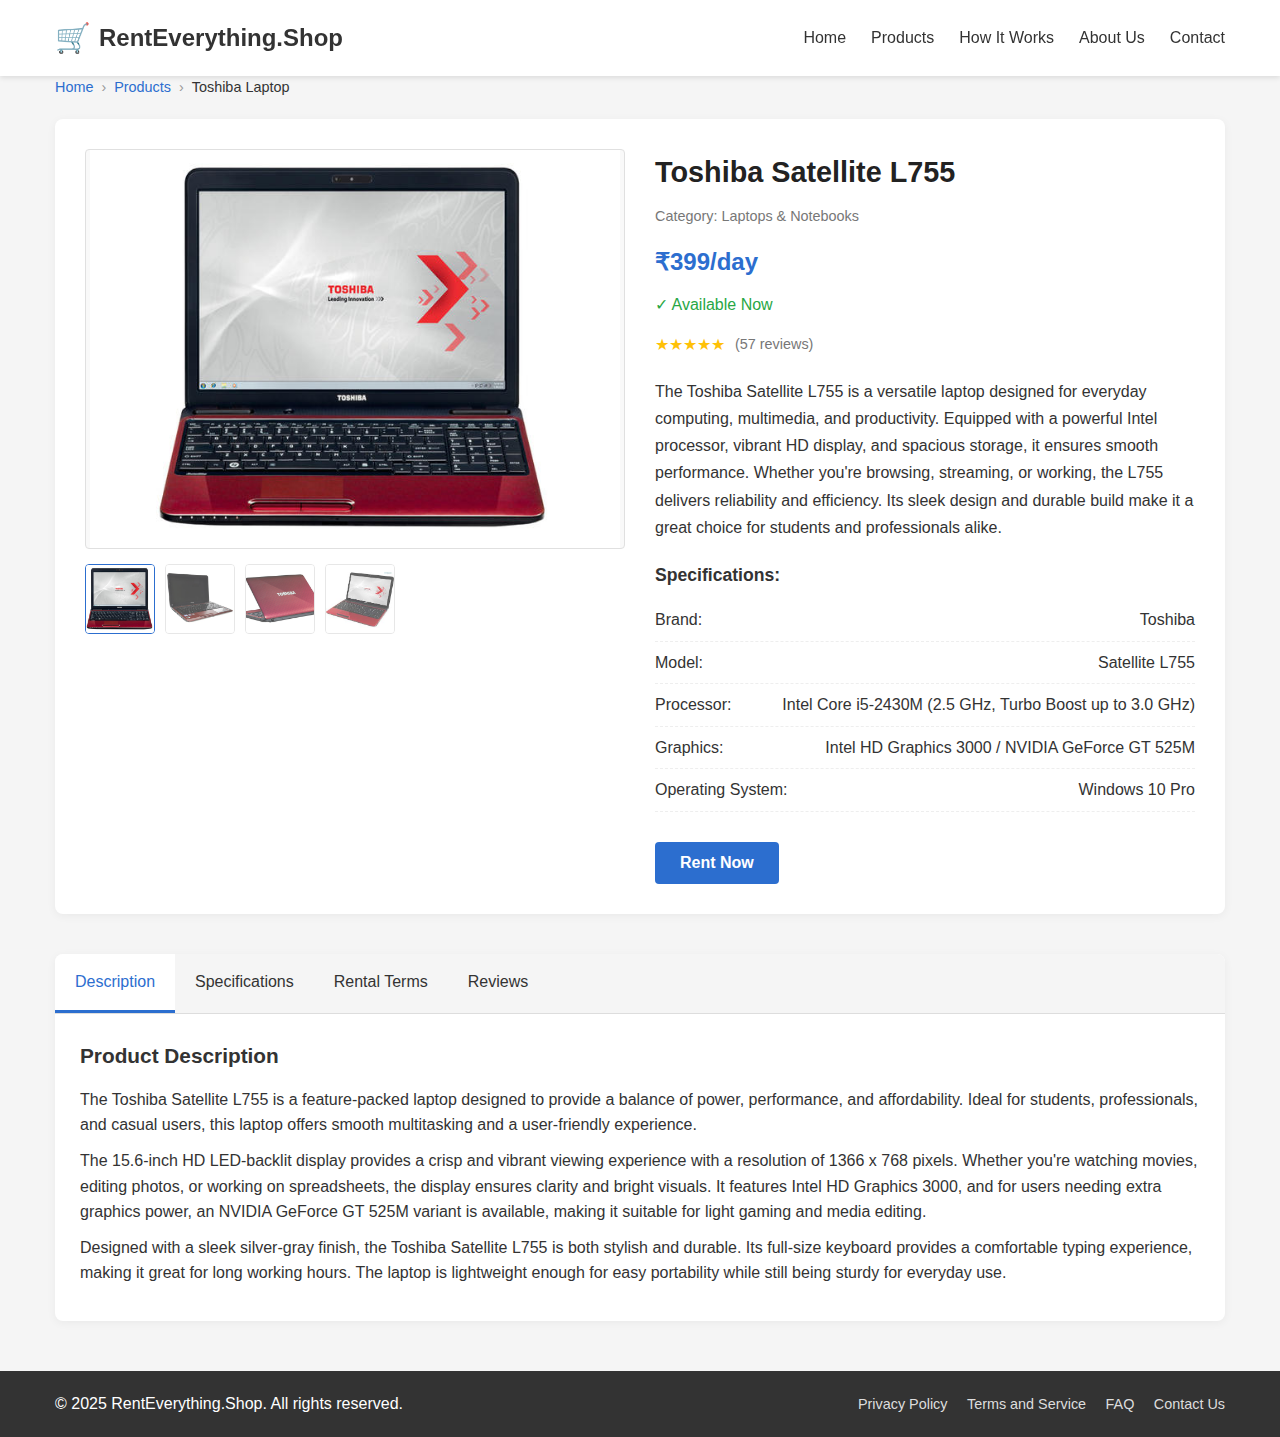
<file: toshiba.html>
<!DOCTYPE html>
<html lang="en">
<head>
    <meta charset="UTF-8">
    <meta name="viewport" content="width=device-width, initial-scale=1.0">
    <title>Product Details - RentEverything.Shop</title>
    <link href="product_page2.css" rel="stylesheet">
    <link rel="icon" type="png" href="images/favicon.png" sizes="512x512">
</head>
<body>
    <header>
        <div class="container">
            <div class="logo">
                <span class="logo-icon">🛒</span>
                <span>RentEverything.Shop</span>
            </div>
            <nav>
                <ul>
                    <li><a href="index.html">Home</a></li>
                    <li><a href="index.html">Products</a></li>
                    <li><a href="#">How It Works</a></li>
                    <li><a href="#">About Us</a></li>
                    <li><a href="#">Contact</a></li>
                </ul>
            </nav>
        </div>
    </header>

    <main class="container">
        <div class="breadcrumb">
            <a href="index.html">Home</a>
            <span class="separator">›</span>
            <a href="#">Products</a>
            <span class="separator">›</span>
            <span>Toshiba Laptop</span>
        </div>

        <div class="product-container">
            <div class="product-images">
                <div class="main-image-container">
                    <img src="images/toshiba_laptop/toshiba1.jpg" alt="Dell Keyboard with Mouse" class="main-image" id="main-product-image">
                </div>
                <div class="thumbnail-container">
                    <img src="images/toshiba_laptop/toshiba1.jpg" alt="keyboard Thumbnail 1" class="thumbnail active" onclick="changeImage(this)">
                    <img src="images/toshiba_laptop/toshiba2.jpeg" alt="keyboard Thumbnail 2" class="thumbnail" onclick="changeImage(this)">
                    <img src="images/toshiba_laptop/toshiba3.jpg" alt="keyboard Thumbnail 2" class="thumbnail" onclick="changeImage(this)">
                    <img src="images/toshiba_laptop/toshiba3.jpeg" alt="keyboard Thumbnail 2" class="thumbnail" onclick="changeImage(this)">
                    
                </div>
            </div>
            <div class="product-details">
                <h1 class="product-title">Toshiba Satellite L755</h1>
                <p class="product-category">Category: Laptops & Notebooks</p>
                <p class="product-price">₹399/day</p>
                <p class="availability">✓ Available Now</p>
                <div class="product-rating">
                    <div class="stars">★★★★★</div>
                    <span class="review-count">(57 reviews)</span>
                </div>
                <div class="product-description">
                    <p>The Toshiba Satellite L755 is a versatile laptop designed for everyday computing, multimedia, and productivity. Equipped with a powerful Intel processor, vibrant HD display, and spacious storage, it ensures smooth performance. Whether you're browsing, streaming, or working, the L755 delivers reliability and efficiency. Its sleek design and durable build make it a great choice for students and professionals alike.</p>
                </div>
                
                <div class="product-specs">
                    <h3>Specifications:</h3>
                    <ul class="spec-list">
                        <li><span>Brand:</span> <span>Toshiba </span></li>
                        <li><span>Model:</span> <span>Satellite L755 </span></li>
                        <li><span>Processor:</span> <span> Intel Core i5-2430M (2.5 GHz, Turbo Boost up to 3.0 GHz)</span></li>
                        <li><span>Graphics:</span> <span>Intel HD Graphics 3000 / NVIDIA GeForce GT 525M</span></li>
                        <li><span>Operating System:</span> <span>Windows 10 Pro</span></li>
                    </ul>
                </div>
                
                <button class="rent-button" id="rent-now-button">Rent Now</button>
            </div>
        </div>

        <div class="product-tabs">
            <ul class="tab-list">
                <li class="tab-item active" onclick="switchTab(0)">Description</li>
                <li class="tab-item" onclick="switchTab(1)">Specifications</li>
                <li class="tab-item" onclick="switchTab(2)">Rental Terms</li>
                <li class="tab-item" onclick="switchTab(3)">Reviews</li>
            </ul>
            <div class="tab-content active">
                <h3>Product Description</h3>
                <p>The Toshiba Satellite L755 is a feature-packed laptop designed to provide a balance of power, performance, and affordability. Ideal for students, professionals, and casual users, this laptop offers smooth multitasking and a user-friendly experience.</p>
                <p>The 15.6-inch HD LED-backlit display provides a crisp and vibrant viewing experience with a resolution of 1366 x 768 pixels. Whether you're watching movies, editing photos, or working on spreadsheets, the display ensures clarity and bright visuals. It features Intel HD Graphics 3000, and for users needing extra graphics power, an NVIDIA GeForce GT 525M variant is available, making it suitable for light gaming and media editing.</p>
                <p>Designed with a sleek silver-gray finish, the Toshiba Satellite L755 is both stylish and durable. Its full-size keyboard provides a comfortable typing experience, making it great for long working hours. The laptop is lightweight enough for easy portability while still being sturdy for everyday use.</p>
                
            </div>
            <div class="tab-content">
                <h3>Detailed Specifications</h3>
                <ul>
                    <li><strong>Brand:</strong> Toshiba</li>
                    <li><strong>Model:</strong> Satellite L755</li>
                    <li><strong>Processor:</strong> Intel Core i5-2430M (2.5GHz, Turbo Boost up to 3.0GHz)</li>
                    <li><strong>Graphics:</strong> Intel HD Graphics 3000 / NVIDIA GeForce GT 525M</li>
                    <li><strong>Display:</strong> 15.6-inch HD LED-backlit (1366 x 768 resolution)</li>
                    <li><strong>RAM:</strong> 6GB DDR3 (expandable up to 8GB)</li>
                    <li><strong>Storage:</strong> 500GB HDD (5400 RPM)</li>
                    <li><strong>Operating System:</strong> Windows 7 Home Premium (Upgradeable to Windows 10)</li>
                    <li><strong>Keyboard:</strong> Full-size with numeric keypad</li>
                    <li><strong>Battery Life:</strong> Up to 5 hours</li>
                    <li><strong>Connectivity:</strong> Wi-Fi 802.11b/g/n, Bluetooth 3.0, HDMI, VGA</li>
                    <li><strong>Ports:</strong> 2x USB 2.0, 1x USB 3.0, 1x HDMI, 1x Ethernet, 1x Audio Jack</li>
                    <li><strong>Weight:</strong> 2.5 kg (5.5 lbs)</li>
                    <li><strong>Dimensions:</strong> 15.0 x 9.8 x 1.5 inches</li>
                    <li><strong>Additional Features:</strong> Durable build, stylish design, comfortable typing experience</li>
                </ul>              
            </div>
            <div class="tab-content">
                <h3>Rental Terms</h3>
                <p><strong>Rental Period:</strong> Minimum rental period is 1 hour</p>
                <p><strong>Deposit:</strong> A security deposit of ₹500 is required, refundable upon return in good condition.</p>
                <p><strong>ID Requirement:</strong> Valid government-issued photo ID required.</p>
                <p><strong>Pickup/Return:</strong> Equipment must be picked up and returned during business hours (9am-6pm).</p>
                <p><strong>Late Returns:</strong> Late returns will be charged an additional day's rental fee plus a ₹200 late fee.</p>
                <p><strong>Damage/Loss:</strong> Renter is responsible for any damage beyond normal wear and tear or loss of equipment.</p>
                <p><strong>Insurance:</strong> Optional rental insurance available.</p>
                <p><strong>Cancellation Policy:</strong> Full refund if cancelled 48+ hours before rental. 50% refund if cancelled 24-48 hours before. No refund if cancelled less than 24 hours before rental.</p>
            </div>
            <div class="tab-content">
                <h3>Customer Reviews</h3>
                <div class="review">
                    <div class="stars">★★★★★</div>
                    <h4>Reliable and Smooth Performance</h4>
                    <p><em>By Arjun M. on March 10, 2025</em></p>
                    <p>I've been using the Toshiba Satellite L755 for over a year, and it still runs smoothly. The performance is excellent for daily tasks, and the display is bright and clear. The build quality is solid, and the keyboard is very comfortable to use.</p>
                </div>
                <hr>
                <div class="review">
                    <div class="stars">★★★★★</div>
                    <h4>Perfect for Students</h4>
                    <p><em>By Meena S. on February 25, 2025</em></p>
                    <p>This laptop is ideal for students! It handles my assignments and online research efficiently. The battery life is decent, and the overall speed is impressive. I love the sleek design, and it’s easy to carry around, making it perfect for college work.</p>
                </div>
                <hr>
                <div class="review">
                    <div class="stars">★★★★☆</div>
                    <h4>Good for Work and Entertainment</h4>
                    <p><em>By Karthik R. on February 10, 2025</em></p>
                    <p>The Toshiba Satellite L755 is a great budget laptop for work and entertainment. The storage is sufficient, and the full-size keyboard is a nice touch. Heavy gaming isn't the best on this, but for everything else, it performs well.</p>
                </div>                
                
            </div>
        </div>
    </main>
    <div id="rental-modal" class="modal">
    <div class="modal-content">
        <span class="close-button" id="close-modal">&times;</span>
        <h2 class="form-title">Rent This Combo</h2>
        <div id="success-message" class="success-message">
            Thank you! Your rental request has been submitted. We will contact you shortly to confirm your reservation.
        </div>
        <form id="rental-form" method="POST" action="https://api.web3forms.com/submit">
            <input type="hidden" name="access_key" value="2527604e-31e9-410c-8cff-70a52dad9f58">
            <input type="hidden" name="subject" value="Toshiba Laptop  Rental Request">
            <input type="hidden" name="product" value="Toshiba Laptop L755">
            <div class="form-group">
                <label for="product-id" class="form-label">Product Id</label>
                <input type="text" id="product-id" name="product-id" class="form-input" required value="TL-2025-03-17" readonly>
                <div class="error-message" id="name-error">Please enter your full name</div>
            </div>
            <div class="form-group">
                <label for="name" class="form-label">Full Name</label>
                <input type="text" id="name" name="name" class="form-input" required>
                <div class="error-message" id="name-error">Please enter your full name</div>
            </div>
            <div class="form-group">
                <label for="email" class="form-label">Email Address</label>
                <input type="email" id="email" name="email" class="form-input" required>
                <div class="error-message" id="email-error">Please enter a valid email address</div>
            </div>
            <div class="form-group">
                <label for="phone" class="form-label">Phone Number</label>
                <input type="tel" id="phone" name="phone" class="form-input" required>
                <div class="error-message" id="phone-error">Please enter a valid phone number</div>
            </div>
            <div class="form-group">
                <label for="pickup-date" class="form-label">Pickup Date & Time</label>
                <input type="datetime-local" id="pickup-date" name="pickup-date" class="form-input" required>
                <div class="error-message" id="pickup-error">Please select a valid pickup date and time</div>
            </div>

            <!-- Rental Duration Selection -->
            <div class="form-group">
                <label for="duration-number" class="form-label">Rental Duration</label>
                <div class="duration-container">
                    <select id="duration-number" name="duration-number" class="form-select" required>
                        <option value="">Select Duration</option>
                        <option value="1">1</option>
                        <option value="2">2</option>
                        <option value="3">3</option>
                        <option value="7">7</option>
                        <option value="14">14</option>
                        <option value="30">30</option>
                    </select>
                    <select id="duration-unit" name="duration-unit" class="form-select" required>
                        <option value="">Select Unit</option>
                        <option value="hours">Hours</option>
                        <option value="days">Days</option>
                        <option value="weeks">Weeks</option>
                    </select>
                </div>
                <div class="error-message" id="duration-error">Please select a rental duration</div>
            </div>

            <!-- Rental Type Selection -->
            <div class="form-group">
                <label for="rental-type" class="form-label">Rental Type</label>
                <select id="rental-type" name="rental-type" class="form-select" required>
                    <option value="">Select Option</option>
                    <option value="pickup">Pickup from Store</option>
                    <option value="delivery">Home Delivery (within 5 km in Namakkal)</option>
                </select>
                <div class="error-message" id="rental-type-error">Please select a rental type</div>
            </div>

            <!-- Aadhaar Requirement Notice -->
            <div class="form-group">
                <p class="aadhaar-notice"><strong>Important:</strong> You must bring your <strong>original Aadhaar</strong> or a <strong>colored Aadhaar Xerox</strong> for verification at the time of pickup/delivery.</p>
            </div>

            <div class="form-group">
                <label for="comments" class="form-label">Comments or Special Requirements</label>
                <textarea id="comments" name="comments" class="form-input" rows="3"></textarea>
            </div>

            <button type="submit" class="form-submit" id="form-submit-button">Submit Rental Request</button>
        </form>
    </div>
</div>


    <footer>
        <div class="container">
            <p>&copy; 2025 RentEverything.Shop. All rights reserved.</p>
            <div class="footer-links">
                <a href="#">Privacy Policy</a>
                <a href="#">Terms and Service</a>
                <a href="#">FAQ</a>
                <a href="#">Contact Us</a>
            </div>
        </div>
    </footer>
    <script src="product_page2.js"></script>
    
</body>
</html>
</file>
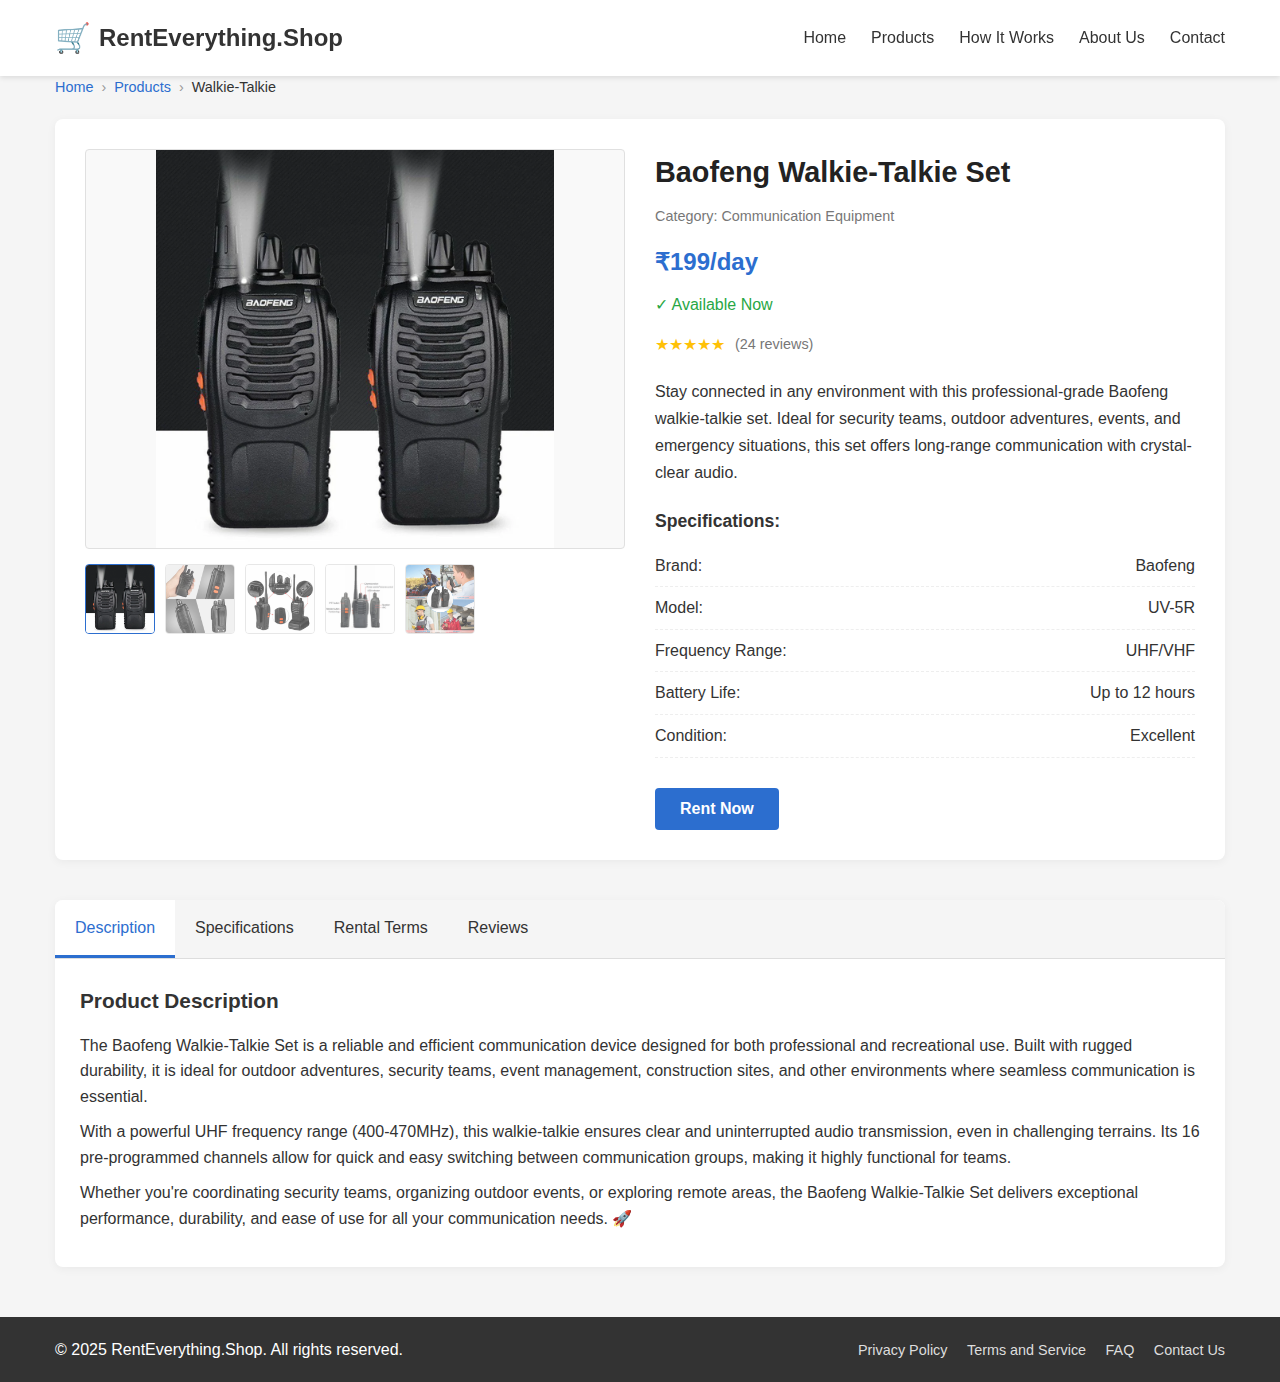
<file: walkie_talkie.html>
<!DOCTYPE html>
<html lang="en">
<head>
    <meta charset="UTF-8">
    <meta name="viewport" content="width=device-width, initial-scale=1.0">
    <title>Product Details - RentEverything.Shop</title>
    <link href="product_page2.css" rel="stylesheet">
    <link rel="icon" type="png" href="images/favicon.png" sizes="512x512">
</head>
<body>
    <header>
        <div class="container">
            <div class="logo">
                <span class="logo-icon">🛒</span>
                <span>RentEverything.Shop</span>
            </div>
            <nav>
                <ul>
                    <li><a href="index.html">Home</a></li>
                    <li><a href="index.html">Products</a></li>
                    <li><a href="#">How It Works</a></li>
                    <li><a href="#">About Us</a></li>
                    <li><a href="#">Contact</a></li>
                </ul>
            </nav>
        </div>
    </header>

    <main class="container">
        <div class="breadcrumb">
            <a href="index.html">Home</a>
            <span class="separator">›</span>
            <a href="#">Products</a>
            <span class="separator">›</span>
            <span>Walkie-Talkie</span>
        </div>

        <div class="product-container">
            <div class="product-images">
                <div class="main-image-container">
                    <img src="images/walkie-talkie/walkie-talie1.webp" alt="Professional DSLR Camera" class="main-image" id="main-product-image">
                </div>
                <div class="thumbnail-container">
                    <img src="images/walkie-talkie/walkie-talie1.webp" alt="Camera Thumbnail 1" class="thumbnail active" onclick="changeImage(this)">
                    <img src="images/walkie-talkie/walkie-talie2.jpg" alt="Camera Thumbnail 2" class="thumbnail" onclick="changeImage(this)">
                    <img src="images/walkie-talkie/walkie-talie3.jpg" alt="Camera Thumbnail 3" class="thumbnail" onclick="changeImage(this)">
                    <img src="images/walkie-talkie/walkie-talie4.jpg" alt="Camera Thumbnail 4" class="thumbnail" onclick="changeImage(this)">
                    <img src="images/walkie-talkie/walkie-talie5.webp" alt="Camera Thumbnail 5" class="thumbnail" onclick="changeImage(this)">
                </div>
            </div>
            <div class="product-details">
                <h1 class="product-title">Baofeng Walkie-Talkie Set</h1>
                <p class="product-category">Category: Communication Equipment</p>
                <p class="product-price">₹199/day</p>
                <p class="availability">✓ Available Now</p>
                <div class="product-rating">
                    <div class="stars">★★★★★</div>
                    <span class="review-count">(24 reviews)</span>
                </div>
                <div class="product-description">
                    <p>Stay connected in any environment with this professional-grade Baofeng walkie-talkie set. Ideal for security teams, outdoor adventures, events, and emergency situations, this set offers long-range communication with crystal-clear audio.</p>
                </div>
                
                <div class="product-specs">
                    <h3>Specifications:</h3>
                    <ul class="spec-list">
                        <li><span>Brand:</span> <span>Baofeng</span></li>
                        <li><span>Model:</span> <span>UV-5R</span></li>
                        <li><span>Frequency Range:</span> <span>UHF/VHF</span></li>
                        <li><span>Battery Life:</span> <span>Up to 12 hours</span></li>
                        <li><span>Condition:</span> <span>Excellent</span></li>
                    </ul>
                </div>
                
                <button class="rent-button" id="rent-now-button">Rent Now</button>
            </div>
        </div>

        <div class="product-tabs">
            <ul class="tab-list">
                <li class="tab-item active" onclick="switchTab(0)">Description</li>
                <li class="tab-item" onclick="switchTab(1)">Specifications</li>
                <li class="tab-item" onclick="switchTab(2)">Rental Terms</li>
                <li class="tab-item" onclick="switchTab(3)">Reviews</li>
            </ul>
            <div class="tab-content active">
                <h3>Product Description</h3>
                <p>The Baofeng Walkie-Talkie Set is a reliable and efficient communication device designed for both professional and recreational use. Built with rugged durability, it is ideal for outdoor adventures, security teams, event management, construction sites, and other environments where seamless communication is essential.</p>
                <p>With a powerful UHF frequency range (400-470MHz), this walkie-talkie ensures clear and uninterrupted audio transmission, even in challenging terrains. Its 16 pre-programmed channels allow for quick and easy switching between communication groups, making it highly functional for teams.</p>
                <p>Whether you're coordinating security teams, organizing outdoor events, or exploring remote areas, the Baofeng Walkie-Talkie Set delivers exceptional performance, durability, and ease of use for all your communication needs. 🚀</p>
                
            </div>
            <div class="tab-content">
                <h3>Detailed Specifications</h3>
                <ul>
                    <li><strong>Brand:</strong> Baofeng</li>
                    <li><strong>Model:</strong> BF-888S (or similar)</li>
                    <li><strong>Frequency Range:</strong> UHF 400-470MHz</li>
                    <li><strong>Channels:</strong> 16</li>
                    <li><strong>Power Output:</strong> 3W - 5W</li>
                    <li><strong>Battery Capacity:</strong> 1500mAh - 2800mAh Li-ion</li>
                    <li><strong>Battery Life:</strong> 8-12 hours (depending on usage)</li>
                    <li><strong>Range:</strong> 1-5 km (varies with terrain and obstacles)</li>
                    <li><strong>Audio Quality:</strong> Clear with noise reduction</li>
                    <li><strong>Antenna:</strong> Detachable high-gain antenna</li>
                    <li><strong>Charging Method:</strong> Desktop charger (USB or adapter)</li>
                    <li><strong>Built-in Features:</strong> LED Flashlight, VOX (Hands-free), Emergency Alarm</li>
                    <li><strong>Weight:</strong> Approximately 200g</li>
                    <li><strong>Durability:</strong> Shockproof and Dust-resistant</li>
                    <li><strong>Accessories Included:</strong> Battery, Antenna, Belt Clip, Earpiece, Charger</li>
                </ul>                
            </div>
            <div class="tab-content">
                <h3>Rental Terms</h3>
                <p><strong>Rental Period:</strong> Minimum rental period is 1 hour</p>
                <p><strong>Deposit:</strong> A security deposit of ₹500 is required, refundable upon return in good condition.</p>
                <p><strong>ID Requirement:</strong> Valid government-issued photo ID required.</p>
                <p><strong>Pickup/Return:</strong> Equipment must be picked up and returned during business hours (9am-6pm).</p>
                <p><strong>Late Returns:</strong> Late returns will be charged an additional day's rental fee plus a ₹200 late fee.</p>
                <p><strong>Damage/Loss:</strong> Renter is responsible for any damage beyond normal wear and tear or loss of equipment.</p>
                <p><strong>Insurance:</strong> Optional rental insurance available.</p>
                <p><strong>Cancellation Policy:</strong> Full refund if cancelled 48+ hours before rental. 50% refund if cancelled 24-48 hours before. No refund if cancelled less than 24 hours before rental.</p>
            </div>
            <div class="tab-content">
                <h3>Customer Reviews</h3>
                <div class="review">
                    <div class="stars">★★★★★</div>
                    <h4>Reliable and Easy to Use</h4>
                    <p><em>By Arun K. on February 28, 2025</em></p>
                    <p>I rented this walkie-talkie for an outdoor adventure in Namakkal, and it worked flawlessly. The battery life was impressive, and the range was perfect for our needs. Highly recommended!</p>
                </div>
                <hr>
                <div class="review">
                    <div class="stars">★★★★★</div>
                    <h4>Perfect for Team Coordination</h4>
                    <p><em>By Meena S. on February 15, 2025</em></p>
                    <p>Used these walkie-talkies for an event in Namakkal. The audio was clear, and the signal was strong even in crowded areas. The flashlight feature was a great bonus. Will rent again!</p>
                </div>
                <hr>
                <div class="review">
                    <div class="stars">★★★★☆</div>
                    <h4>Good Range, Slight Charging Issue</h4>
                    <p><em>By Karthik M. on January 30, 2025</em></p>
                    <p>The walkie-talkie worked well, and the range was as advertised. However, I had to recharge it more often than expected. Other than that, it was a solid choice for communication.</p>
                </div>
                
            </div>
        </div>
    </main>
    <div id="rental-modal" class="modal">
    <div class="modal-content">
        <span class="close-button" id="close-modal">&times;</span>
        <h2 class="form-title">Rent This Walkie-Talkie</h2>
        <div id="success-message" class="success-message">
            Thank you! Your rental request has been submitted. We will contact you shortly to confirm your reservation.
        </div>
        <form id="rental-form" method="POST" action="https://api.web3forms.com/submit">
            <input type="hidden" name="access_key" value="2527604e-31e9-410c-8cff-70a52dad9f58">
            <input type="hidden" name="subject" value="Walkie-Talkie Rental Request">
            <input type="hidden" name="product" value="Walkie-Talkie">
            <div class="form-group">
                <label for="product-id" class="form-label">Product Id</label>
                <input type="text" id="product-id" name="product-id" class="form-input" required value="WK-2025-03-11" readonly>
                <div class="error-message" id="name-error">Please enter your full name</div>
            </div>
            <div class="form-group">
                <label for="name" class="form-label">Full Name</label>
                <input type="text" id="name" name="name" class="form-input" required>
                <div class="error-message" id="name-error">Please enter your full name</div>
            </div>
            <div class="form-group">
                <label for="email" class="form-label">Email Address</label>
                <input type="email" id="email" name="email" class="form-input" required>
                <div class="error-message" id="email-error">Please enter a valid email address</div>
            </div>
            <div class="form-group">
                <label for="phone" class="form-label">Phone Number</label>
                <input type="tel" id="phone" name="phone" class="form-input" required>
                <div class="error-message" id="phone-error">Please enter a valid phone number</div>
            </div>
            <div class="form-group">
                <label for="pickup-date" class="form-label">Pickup Date & Time</label>
                <input type="datetime-local" id="pickup-date" name="pickup-date" class="form-input" required>
                <div class="error-message" id="pickup-error">Please select a valid pickup date and time</div>
            </div>

            <!-- Rental Duration Selection -->
            <div class="form-group">
                <label for="duration-number" class="form-label">Rental Duration</label>
                <div class="duration-container">
                    <select id="duration-number" name="duration-number" class="form-select" required>
                        <option value="">Select Duration</option>
                        <option value="1">1</option>
                        <option value="2">2</option>
                        <option value="3">3</option>
                        <option value="7">7</option>
                        <option value="14">14</option>
                        <option value="30">30</option>
                    </select>
                    <select id="duration-unit" name="duration-unit" class="form-select" required>
                        <option value="">Select Unit</option>
                        <option value="hours">Hours</option>
                        <option value="days">Days</option>
                        <option value="weeks">Weeks</option>
                    </select>
                </div>
                <div class="error-message" id="duration-error">Please select a rental duration</div>
            </div>

            <!-- Rental Type Selection -->
            <div class="form-group">
                <label for="rental-type" class="form-label">Rental Type</label>
                <select id="rental-type" name="rental-type" class="form-select" required>
                    <option value="">Select Option</option>
                    <option value="pickup">Pickup from Store</option>
                    <option value="delivery">Home Delivery (within 5 km in Namakkal)</option>
                </select>
                <div class="error-message" id="rental-type-error">Please select a rental type</div>
            </div>

            <!-- Aadhaar Requirement Notice -->
            <div class="form-group">
                <p class="aadhaar-notice"><strong>Important:</strong> You must bring your <strong>original Aadhaar</strong> or a <strong>colored Aadhaar Xerox</strong> for verification at the time of pickup/delivery.</p>
            </div>

            <div class="form-group">
                <label for="comments" class="form-label">Comments or Special Requirements</label>
                <textarea id="comments" name="comments" class="form-input" rows="3"></textarea>
            </div>

            <button type="submit" class="form-submit" id="form-submit-button">Submit Rental Request</button>
        </form>
    </div>
</div>


    <footer>
        <div class="container">
            <p>&copy; 2025 RentEverything.Shop. All rights reserved.</p>
            <div class="footer-links">
                <a href="#">Privacy Policy</a>
                <a href="#">Terms and Service</a>
                <a href="#">FAQ</a>
                <a href="#">Contact Us</a>
            </div>
        </div>
    </footer>
    <script src="product_page2.js"></script>
    
</body>
</html>
</file>
<file: style.css>
:root {
    --primary: #8C52FF;
    --secondary: #FF6B1A;
    --dark: #333333;
    --light: #f5f5f5;
    --gray: #777777;
    --light-gray: #eeeeee;
}

* {
    margin: 0;
    padding: 0;
    box-sizing: border-box;
    font-family: 'Segoe UI', Tahoma, Geneva, Verdana, sans-serif;
}

body {
    color: var(--dark);
    background-color: #fff;
}

a {
    text-decoration: none;
    color: inherit;
}

ul {
    list-style: none;
}

.container {
    width: 100%;
    max-width: 1200px;
    margin: 0 auto;
    padding: 0 20px;
}

/* Header Styles */
header {
    background-color: #fff;
    box-shadow: 0 2px 10px rgba(0,0,0,0.1);
    position: sticky;
    top: 0;
    z-index: 100;
}

.top-bar {
    display: flex;
    justify-content: space-between;
    align-items: center;
    padding: 10px 0;
    border-bottom: 1px solid var(--light-gray);
}

.location-selector {
    display: flex;
    align-items: center;
    gap: 5px;
    font-size: 14px;
}

.user-actions {
    display: flex;
    gap: 20px;
    align-items: center;
}

.user-actions a {
    font-size: 14px;
    font-weight: 500;
}

.nav-container {
    display: flex;
    justify-content: space-between;
    align-items: center;
    padding: 15px 0;
}

.logo {
    font-size: 24px;
    font-weight: 700;
    color: var(--primary);
}

.logo span {
    color: var(--secondary);
}

.main-nav {
    display: flex;
    gap: 30px;
}

.main-nav a {
    font-weight: 500;
    transition: color 0.3s;
}

.main-nav a:hover {
    color: var(--primary);
}

.search-cart {
    display: flex;
    align-items: center;
    gap: 20px;
}

.search-icon, .cart-icon {
    font-size: 20px;
    cursor: pointer;
}

.cart-count {
    background-color: var(--primary);
    color: white;
    width: 18px;
    height: 18px;
    border-radius: 50%;
    font-size: 12px;
    display: flex;
    align-items: center;
    justify-content: center;
    position: relative;
    top: -10px;
    right: 10px;
}

/* Hero Section */
.hero {
    background: linear-gradient(to right, rgba(140, 82, 255, 0.1), rgba(255, 107, 26, 0.1));
    padding: 60px 0;
}

.hero-content {
    display: flex;
    align-items: center;
    justify-content: space-between;
    gap: 40px;
}

.hero-text {
    flex: 1;
}

.hero-text h1 {
    font-size: 2.5rem;
    margin-bottom: 20px;
    line-height: 1.2;
}

.hero-text p {
    color: var(--gray);
    margin-bottom: 30px;
    font-size: 1.1rem;
    line-height: 1.6;
}

.cta-button {
    display: inline-block;
    background-color: var(--primary);
    color: white;
    padding: 12px 25px;
    border-radius: 4px;
    font-weight: 600;
    transition: background-color 0.3s;
}

.cta-button:hover {
    background-color: #7440e0;
}

.hero-image {
    flex: 1;
    text-align: center;
}

.hero-image img {
    max-width: 100%;
    height: auto;
}

/* Categories Section */
.categories {
    padding: 60px 0;
}

.section-title {
    text-align: center;
    margin-bottom: 40px;
}

.section-title h2 {
    font-size: 2rem;
    margin-bottom: 10px;
}

.section-title p {
    color: var(--gray);
}

.category-grid {
    display: grid;
    grid-template-columns: repeat(auto-fit, minmax(150px, 1fr));
    gap: 20px;
}

.category-card {
    background-color: white;
    border-radius: 8px;
    padding: 20px;
    text-align: center;
    box-shadow: 0 5px 15px rgba(0,0,0,0.05);
    transition: transform 0.3s;
}

.category-card:hover {
    transform: translateY(-5px);
}

.category-icon {
    width: 60px;
    height: 60px;
    background-color: var(--light-gray);
    border-radius: 50%;
    display: flex;
    align-items: center;
    justify-content: center;
    margin: 0 auto 15px;
    font-size: 24px;
}

.category-name {
    font-weight: 500;
}

/* Featured Products */
.featured-products {
    padding: 60px 0;
    background-color: var(--light);
}

.product-slider {
    display: grid;
    grid-template-columns: repeat(auto-fill, minmax(280px, 1fr));
    gap: 30px;
}

.product-card {
    background-color: white;
    border-radius: 8px;
    overflow: hidden;
    box-shadow: 0 5px 15px rgba(0,0,0,0.05);
    transition: transform 0.3s;
}

.product-card:hover {
    transform: translateY(-5px);
}

.product-image {
    height: 200px;
    background-color: #f9f9f9;
    display: flex;
    align-items: center;
    justify-content: center;
    overflow: hidden;
}

.product-image img {
    max-width: 100%;
    max-height: 100%;
    object-fit: cover;
}

.product-info {
    padding: 20px;
}

.product-title {
    font-weight: 600;
    margin-bottom: 10px;
}

.product-price {
    display: flex;
    justify-content: space-between;
    margin-bottom: 15px;
}

.monthly-rent {
    font-weight: 700;
    color: var(--primary);
}

.original-price {
    color: var(--gray);
    text-decoration: line-through;
    font-size: 0.9rem;
}

.add-to-cart {
    background-color: var(--primary);
    color: white;
    border: none;
    padding: 10px;
    width: 100%;
    border-radius: 4px;
    font-weight: 600;
    cursor: pointer;
    transition: background-color 0.3s;
}

.add-to-cart:hover {
    background-color: #7440e0;
}

/* Benefits Section */
.benefits {
    padding: 60px 0;
}

.benefits-grid {
    display: grid;
    grid-template-columns: repeat(4, 1fr);
    gap: 30px;
}

.benefit-card {
    text-align: center;
    padding: 30px 20px;
    border-radius: 8px;
    background-color: white;
    box-shadow: 0 5px 15px rgba(0,0,0,0.05);
}

.benefit-icon {
    font-size: 40px;
    color: var(--primary);
    margin-bottom: 20px;
}

.benefit-title {
    font-weight: 600;
    margin-bottom: 10px;
}

.benefit-description {
    color: var(--gray);
    font-size: 0.9rem;
}

/* How It Works Section */
.how-it-works {
    padding: 60px 0;
    background-color: var(--light);
}

.steps {
    display: flex;
    justify-content: space-between;
    max-width: 900px;
    margin: 0 auto;
}

.step {
    text-align: center;
    flex: 1;
    position: relative;
    padding: 0 15px;
}

.step:not(:last-child):after {
    content: '';
    position: absolute;
    top: 30px;
    right: -50px;
    width: 100px;
    height: 2px;
    background-color: var(--light-gray);
}

.step-number {
    width: 60px;
    height: 60px;
    background-color: var(--primary);
    color: white;
    border-radius: 50%;
    display: flex;
    align-items: center;
    justify-content: center;
    font-size: 24px;
    font-weight: 600;
    margin: 0 auto 20px;
}

.step-title {
    font-weight: 600;
    margin-bottom: 10px;
}

.step-description {
    color: var(--gray);
    font-size: 0.9rem;
}

/* Testimonials */
.testimonials {
    padding: 60px 0;
}

.testimonial-slider {
    display: flex;
    gap: 30px;
}

.testimonial-card {
    background-color: white;
    border-radius: 8px;
    padding: 30px;
    box-shadow: 0 5px 15px rgba(0,0,0,0.05);
    flex: 1;
}

.quote {
    font-size: 1.1rem;
    line-height: 1.6;
    font-style: italic;
    margin-bottom: 20px;
}

.stars {
    color: gold;
    margin-bottom: 15px;
    font-size: 1.2rem;
}

.customer {
    display: flex;
    align-items: center;
}

.customer-avatar {
    width: 50px;
    height: 50px;
    border-radius: 50%;
    background-color: var(--light-gray);
    margin-right: 15px;
    overflow: hidden;
}

.customer-name {
    font-weight: 600;
}

.customer-city {
    color: var(--gray);
    font-size: 0.9rem;
}

/* Cities Section */
.cities {
    padding: 60px 0;
    background-color: var(--light);
}

.cities-grid {
    display: grid;
    grid-template-columns: repeat(auto-fill, minmax(200px, 1fr));
    gap: 20px;
}

.city-card {
    background-color: white;
    text-align: center;
    padding: 20px;
    border-radius: 8px;
    box-shadow: 0 5px 15px rgba(0,0,0,0.05);
}

.city-card:hover {
    transform: translateY(-5px);
    transition: transform 0.3s;
}

.city-name {
    font-weight: 600;
}

/* FAQ Section */
.faq {
    padding: 60px 0;
}

.faq-list {
    max-width: 800px;
    margin: 0 auto;
}

.faq-item {
    margin-bottom: 20px;
    border-bottom: 1px solid var(--light-gray);
    padding-bottom: 20px;
}

.faq-question {
    display: flex;
    justify-content: space-between;
    align-items: center;
    cursor: pointer;
    font-weight: 600;
    padding: 10px 0;
}

.faq-answer {
    color: var(--gray);
    padding-top: 10px;
    line-height: 1.6;
}

/* CTA Section */
.cta-section {
    padding: 80px 0;
    background: linear-gradient(to right, var(--primary), #6a36c9);
    color: white;
    text-align: center;
}

.cta-content {
    max-width: 700px;
    margin: 0 auto;
}

.cta-content h2 {
    font-size: 2.5rem;
    margin-bottom: 20px;
}

.cta-content p {
    margin-bottom: 30px;
    font-size: 1.1rem;
}

.cta-buttons {
    display: flex;
    justify-content: center;
    gap: 20px;
    flex-wrap: wrap;
}

.cta-button-alt {
    background-color: white;
    color: var(--primary);
    padding: 12px 25px;
    border-radius: 4px;
    font-weight: 600;
    transition: background-color 0.3s;
}

.cta-button-alt:hover {
    background-color: #f5f5f5;
}

/* Footer */
footer {
    background-color: var(--dark);
    color: white;
    padding: 60px 0 30px;
}

.footer-content {
    display: grid;
    grid-template-columns: repeat(auto-fit, minmax(200px, 1fr));
    gap: 40px;
    margin-bottom: 40px;
}

.footer-column h3 {
    margin-bottom: 20px;
    font-size: 1.2rem;
}

.footer-links li {
    margin-bottom: 10px;
}

.footer-links a {
    color: #bbb;
    transition: color 0.3s;
}

.footer-links a:hover {
    color: white;
}

.social-links {
    display: flex;
    gap: 15px;
}

.social-icon {
    width: 40px;
    height: 40px;
    background-color: rgba(255,255,255,0.1);
    border-radius: 50%;
    display: flex;
    align-items: center;
    justify-content: center;
    transition: background-color 0.3s;
}

.social-icon:hover {
    background-color: rgba(255,255,255,0.2);
}

.divider {
    border-top: 1px solid rgba(255,255,255,0.1);
    margin-bottom: 20px;
}

.copyright {
    display: flex;
    flex-direction: row;
    gap:40%;
    justify-content: center;
    color: #bbb;
    font-size: 0.9rem;
}

/* App Badges */
.app-badges {
    display: flex;
    gap: 10px;
    margin-top: 20px;
}

.app-badge {
    padding: 10px;
    background-color: rgba(255,255,255,0.1);
    border-radius: 4px;
    display: flex;
    align-items: center;
    gap: 8px;
}

.apple_store_logo,.google_store_logo{
    border-radius: 20px;
    display: flex;
    flex-direction: row;
    justify-content: center;
    align-items: center;
}

/* Mobile Responsiveness */
.menu-toggle {
    display: none;
    font-size: 24px;
    cursor: pointer;
}

@media (max-width: 1024px) {
    .benefits-grid {
        grid-template-columns: repeat(2, 1fr);
    }
    
    .steps {
        flex-direction: column;
        gap: 30px;
        max-width: 400px;
    }
    
    .step:not(:last-child):after {
        top: auto;
        right: auto;
        bottom: -15px;
        left: 50%;
        transform: translateX(-50%);
        width: 2px;
        height: 30px;
    }
    
    .testimonial-slider {
        flex-direction: column;
    }
}

@media (max-width: 768px) {
    .hero-content {
        flex-direction: column;
    }
    
    .main-nav {
        display: none;
        flex-direction: column;
        position: absolute;
        top: 100%;
        left: 0;
        right: 0;
        background-color: white;
        padding: 20px;
        box-shadow: 0 10px 20px rgba(0,0,0,0.1);
    }
    
    .menu-toggle {
        display: block;
    }
    
    .main-nav.active {
        display: flex;
    }
    
    .category-grid {
        grid-template-columns: repeat(2, 1fr);
    }
}

@media (max-width: 480px) {
    .category-grid {
        grid-template-columns: 1fr;
    }
    
    .benefits-grid {
        grid-template-columns: 1fr;
    }
    
    .top-bar {
        flex-direction: column;
        gap: 10px;
        text-align: center;
    }

    .copyright{
        flex-direction: column;
        gap: 20px;
    }

    .location-selector{
        display: none;
    }
}
</file>
<file: terms_and_services.css>
:root {
    --primary-color: #4a6fa5;
    --primary-color: #8C52FF;
    --secondary-color: #FF6B1A;
    --accent-color: #e67e22;
    /* --light-color: #f8f9fa; */
    --light-color: #eeeeee;
}

* {
    margin: 0;
    padding: 0;
    box-sizing: border-box;
    font-family: 'Segoe UI', Tahoma, Geneva, Verdana, sans-serif;
}

body {
    line-height: 1.6;
    color: var(--dark-color);
    background-color: var(--light-color);
}

.container {
    max-width: 1200px;
    margin: 0 auto;
    padding: 0 20px;
}

header {
    background-color: var(--primary-color);
    color: white;
    padding: 20px 0;
    box-shadow: 0 2px 5px rgba(0, 0, 0, 0.1);
}

.logo {
    font-size: 1.8rem;
    font-weight: bold;
    margin-bottom: 10px;
    display: flex;
    align-items: center;
}

.logo-icon {
    margin-right: 10px;
    font-size: 2rem;
}

nav ul {
    list-style: none;
    display: flex;
}

nav ul li {
    margin-right: 20px;
}

nav ul li a {
    color: white;
    text-decoration: none;
    transition: color 0.3s;
}

nav ul li a:hover {
    color: var(--accent-color);
}

main {
    padding: 40px 0;
}

.terms-container {
    background-color: white;
    border-radius: 8px;
    box-shadow: 0 2px 10px rgba(0, 0, 0, 0.1);
    padding: 30px;
}

h1 {
    color: var(--secondary-color);
    margin-bottom: 30px;
    font-size: 2.2rem;
    border-bottom: 2px solid var(--primary-color);
    padding-bottom: 10px;
}

h2 {
    color: var(--primary-color);
    margin: 25px 0 15px;
    font-size: 1.5rem;
}

p, ul, ol {
    margin-bottom: 15px;
}

ul, ol {
    padding-left: 20px;
}

li {
    margin-bottom: 8px;
}

.highlight {
    background-color: rgba(230, 126, 34, 0.1);
    padding: 15px;
    border-left: 4px solid var(--accent-color);
    margin-bottom: 20px;
}

.date {
    font-style: italic;
    color: #6c757d;
    margin-top: 30px;
}

footer {
    background-color: var(--secondary-color);
    color: white;
    padding: 20px 0;
    text-align: center;
    margin-top: 40px;
}

.footer-links {
    margin-top: 15px;
}

.footer-links a {
    color: white;
    margin: 0 10px;
    text-decoration: none;
}

.footer-links a:hover {
    text-decoration: underline;
    color: var(--accent-color);
}

@media (max-width: 768px) {
    .logo {
        flex-direction: column;
        align-items: flex-start;
    }
    
    nav ul {
        flex-direction: column;
    }
    
    nav ul li {
        margin-bottom: 10px;
    }
}
</file>
<file: product_page2.css>
/* Reset and base styles */
* {
    margin: 0;
    padding: 0;
    box-sizing: border-box;
}

body {
    font-family: 'Arial', sans-serif;
    line-height: 1.6;
    color: #333;
    background-color: #f5f5f5;
}

.container {
    max-width: 1200px;
    margin: 0 auto;
    padding: 0 15px;
}

/* Header styles */
header {
    background-color: #fff;
    box-shadow: 0 2px 5px rgba(0, 0, 0, 0.1);
    position: sticky;
    top: 0;
    z-index: 100;
}

header .container {
    display: flex;
    justify-content: space-between;
    align-items: center;
    padding: 15px;
}

.logo {
    display: flex;
    align-items: center;
    font-size: 1.5rem;
    font-weight: bold;
    color: #333;
}

.logo-icon {
    margin-right: 8px;
    font-size: 1.8rem;
}

nav ul {
    display: flex;
    list-style: none;
}

nav ul li {
    margin-left: 25px;
}

nav ul li a {
    text-decoration: none;
    color: #333;
    font-weight: 500;
    transition: color 0.3s;
}

nav ul li a:hover {
    color: #2c6ecf;
}

/* Main content */
main {
    padding: 30px 0;
}

.breadcrumb {
    display: flex;
    margin-bottom: 20px;
    font-size: 0.9rem;
}

.breadcrumb a {
    color: #2c6ecf;
    text-decoration: none;
}

.breadcrumb a:hover {
    text-decoration: underline;
}

.separator {
    margin: 0 8px;
    color: #999;
}

/* Product container */
.product-container {
    display: flex;
    flex-wrap: wrap;
    gap: 30px;
    margin-bottom: 40px;
    background-color: #fff;
    border-radius: 8px;
    box-shadow: 0 2px 10px rgba(0, 0, 0, 0.05);
    padding: 30px;
}

/* Product images section */
.product-images {
    flex: 1;
    min-width: 300px;
    position: relative;
}

.main-image-container {
    width: 100%;
    height: 400px;
    position: relative;
    margin-bottom: 15px;
    border: 1px solid #e0e0e0;
    border-radius: 4px;
    overflow: hidden;
    display: flex;
    align-items: center;
    justify-content: center;
    background-color: #f9f9f9;
}

.main-image {
    max-width: 100%;
    max-height: 100%;
    object-fit: contain;
    display: block;
    transition: transform 0.3s ease, opacity 0.3s ease;
    opacity: 1;
}

.main-image:hover {
    transform: scale(1.05);
}

.thumbnail-container {
    display: flex;
    gap: 10px;
    overflow-x: auto;
    padding-bottom: 10px;
}

.thumbnail {
    width: 70px;
    height: 70px;
    object-fit: cover;
    border: 1px solid #ddd;
    border-radius: 4px;
    cursor: pointer;
    opacity: 0.7;
    transition: all 0.3s ease;
}

.thumbnail:hover {
    opacity: 1;
}

.thumbnail.active {
    border-color: #2c6ecf;
    opacity: 1;
}

/* Product details section */
.product-details {
    flex: 1;
    min-width: 300px;
}

.product-title {
    font-size: 1.8rem;
    margin-bottom: 10px;
    color: #222;
}

.product-category {
    color: #777;
    font-size: 0.9rem;
    margin-bottom: 15px;
}

.product-price {
    font-size: 1.5rem;
    font-weight: bold;
    color: #2c6ecf;
    margin-bottom: 10px;
}

.availability {
    color: #28a745;
    font-weight: 500;
    margin-bottom: 15px;
}

.product-rating {
    display: flex;
    align-items: center;
    margin-bottom: 20px;
}

.stars {
    color: #ffc107;
    margin-right: 10px;
}

.review-count {
    color: #777;
    font-size: 0.9rem;
}

.product-description {
    margin-bottom: 20px;
    line-height: 1.7;
}

.product-specs {
    margin-bottom: 30px;
}

.product-specs h3 {
    margin-bottom: 10px;
    font-size: 1.1rem;
}

.spec-list {
    list-style: none;
}

.spec-list li {
    display: flex;
    justify-content: space-between;
    padding: 8px 0;
    border-bottom: 1px dashed #eee;
}

.rent-button {
    background-color: #2c6ecf;
    color: white;
    border: none;
    padding: 12px 25px;
    font-size: 1rem;
    font-weight: bold;
    border-radius: 4px;
    cursor: pointer;
    transition: background-color 0.3s;
}

.rent-button:hover {
    background-color: #1c5bb9;
}

/* Product tabs */
.product-tabs {
    background-color: #fff;
    border-radius: 8px;
    box-shadow: 0 2px 10px rgba(0, 0, 0, 0.05);
    overflow: hidden;
}

.tab-list {
    display: flex;
    list-style: none;
    background-color: #f5f5f5;
    border-bottom: 1px solid #ddd;
}

.tab-item {
    padding: 15px 20px;
    cursor: pointer;
    font-weight: 500;
    transition: all 0.3s;
}

.tab-item:hover {
    background-color: #e9e9e9;
}

.tab-item.active {
    background-color: #fff;
    border-bottom: 3px solid #2c6ecf;
    color: #2c6ecf;
}

.tab-content {
    padding: 25px;
    display: none;
}

.tab-content.active {
    display: block;
}

.tab-content h3 {
    margin-bottom: 15px;
    font-size: 1.3rem;
}

.tab-content p, .tab-content li {
    margin-bottom: 10px;
}

.tab-content ul {
    padding-left: 20px;
}

/* Reviews */
.review {
    margin-bottom: 20px;
}

.review h4 {
    margin: 5px 0;
}

.review p {
    margin-bottom: 10px;
}

.review p em {
    color: #777;
    font-size: 0.9rem;
}

hr {
    border: none;
    border-top: 1px solid #eee;
    margin: 20px 0;
}

/* Modal */
.modal {
    display: none;
    position: fixed;
    z-index: 200;
    left: 0;
    top: 0;
    width: 100%;
    height: 100%;
    overflow: auto;
    background-color: rgba(0, 0, 0, 0.7);
}

.modal-content {
    background-color: #fff;
    margin: 5% auto;
    padding: 30px;
    border-radius: 8px;
    width: 90%;
    max-width: 600px;
    box-shadow: 0 4px 20px rgba(0, 0, 0, 0.15);
    position: relative;
}

.close-button {
    position: absolute;
    top: 15px;
    right: 20px;
    font-size: 28px;
    font-weight: bold;
    cursor: pointer;
    color: #999;
}

.close-button:hover {
    color: #333;
}

.form-title {
    margin-bottom: 20px;
    font-size: 1.5rem;
    text-align: center;
    color: #2c6ecf;
}

/* Form styles */
.form-group {
    margin-bottom: 20px;
}

.form-label {
    display: block;
    margin-bottom: 5px;
    font-weight: 500;
}

.form-input, .form-select {
    width: 100%;
    padding: 10px;
    border: 1px solid #ddd;
    border-radius: 4px;
    font-size: 1rem;
}

.form-input:focus, .form-select:focus {
    outline: none;
    border-color: #2c6ecf;
}

.error-message {
    color: #dc3545;
    font-size: 0.85rem;
    margin-top: 5px;
    display: none;
}

.form-submit {
    background-color: #2c6ecf;
    color: white;
    border: none;
    padding: 12px 25px;
    font-size: 1rem;
    font-weight: bold;
    border-radius: 4px;
    cursor: pointer;
    transition: background-color 0.3s;
    width: 100%;
}

.form-submit:hover {
    background-color: #1c5bb9;
}

.form-submit:disabled {
    background-color: #99bff1;
    cursor: not-allowed;
}

.success-message {
    text-align: center;
    color: #28a745;
    padding: 20px;
    border: 1px solid #28a745;
    border-radius: 4px;
    margin-bottom: 20px;
    display: none;
}

/* Honeypot field to prevent spam bots */
.honeypot-field {
    display: none;
}

/* Footer */
footer {
    background-color: #333;
    color: #fff;
    padding: 20px 0;
    margin-top: 50px;
}

footer .container {
    display: flex;
    justify-content: space-between;
    align-items: center;
}

.footer-links a {
    color: #ddd;
    margin-left: 15px;
    text-decoration: none;
    font-size: 0.9rem;
}

.footer-links a:hover {
    color: #fff;
    text-decoration: underline;
}

/* Image hover zoom functionality */
.main-image-container {
    position: relative;
    overflow: hidden;
}

.zoom-lens {
    position: absolute;
    border: 1px solid #ccc;
    background-color: rgba(255, 255, 255, 0.2);
    width: 100px;
    height: 100px;
    display: none;
    cursor: crosshair;
}

.zoom-result {
    position: absolute;
    right: -400px;
    top: 0;
    width: 400px;
    height: 400px;
    border: 1px solid #ccc;
    background-color: #fff;
    display: none;
    overflow: hidden;
    z-index: 10;
}

/* Form processing indicator */
.processing-indicator {
    display: none;
    text-align: center;
    margin-top: 10px;
}

.spinner {
    width: 24px;
    height: 24px;
    border: 3px solid rgba(44, 110, 207, 0.3);
    border-radius: 50%;
    border-top-color: #2c6ecf;
    animation: spin 1s ease-in-out infinite;
    display: inline-block;
    vertical-align: middle;
    margin-right: 10px;
}

@keyframes spin {
    to { transform: rotate(360deg); }
}

/* Responsive styles */
@media (max-width: 768px) {
    .product-container {
        flex-direction: column;
    }
    
    nav ul {
        display: none;
    }
    
    .tab-list {
        overflow-x: auto;
        white-space: nowrap;
    }
    
    .tab-item {
        padding: 12px 15px;
        font-size: 0.9rem;
    }
    
    footer .container {
        flex-direction: column;
        text-align: center;
    }
    
    .footer-links {
        margin-top: 15px;
    }
    
    .footer-links a {
        display: inline-block;
        margin: 5px 8px;
    }
    
    .modal-content {
        margin: 10% auto;
        width: 95%;
    }
}
</file>
